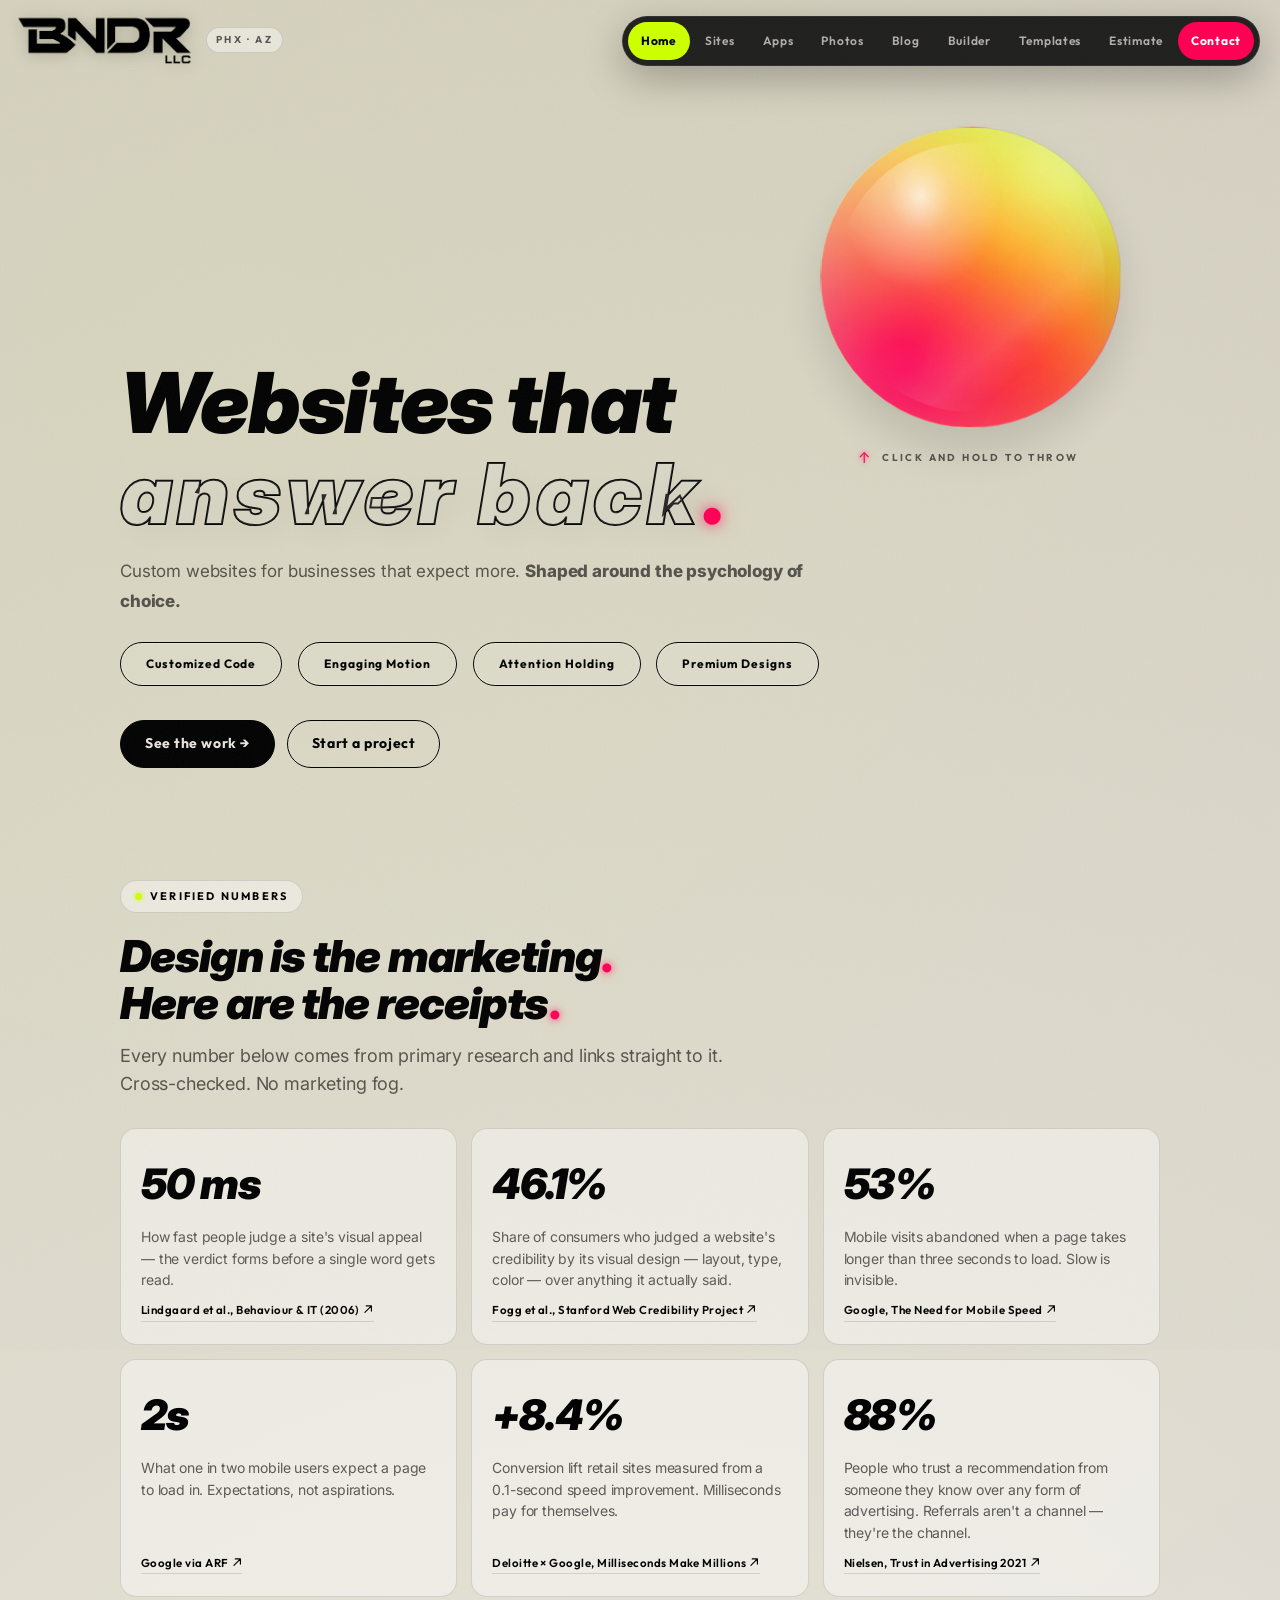
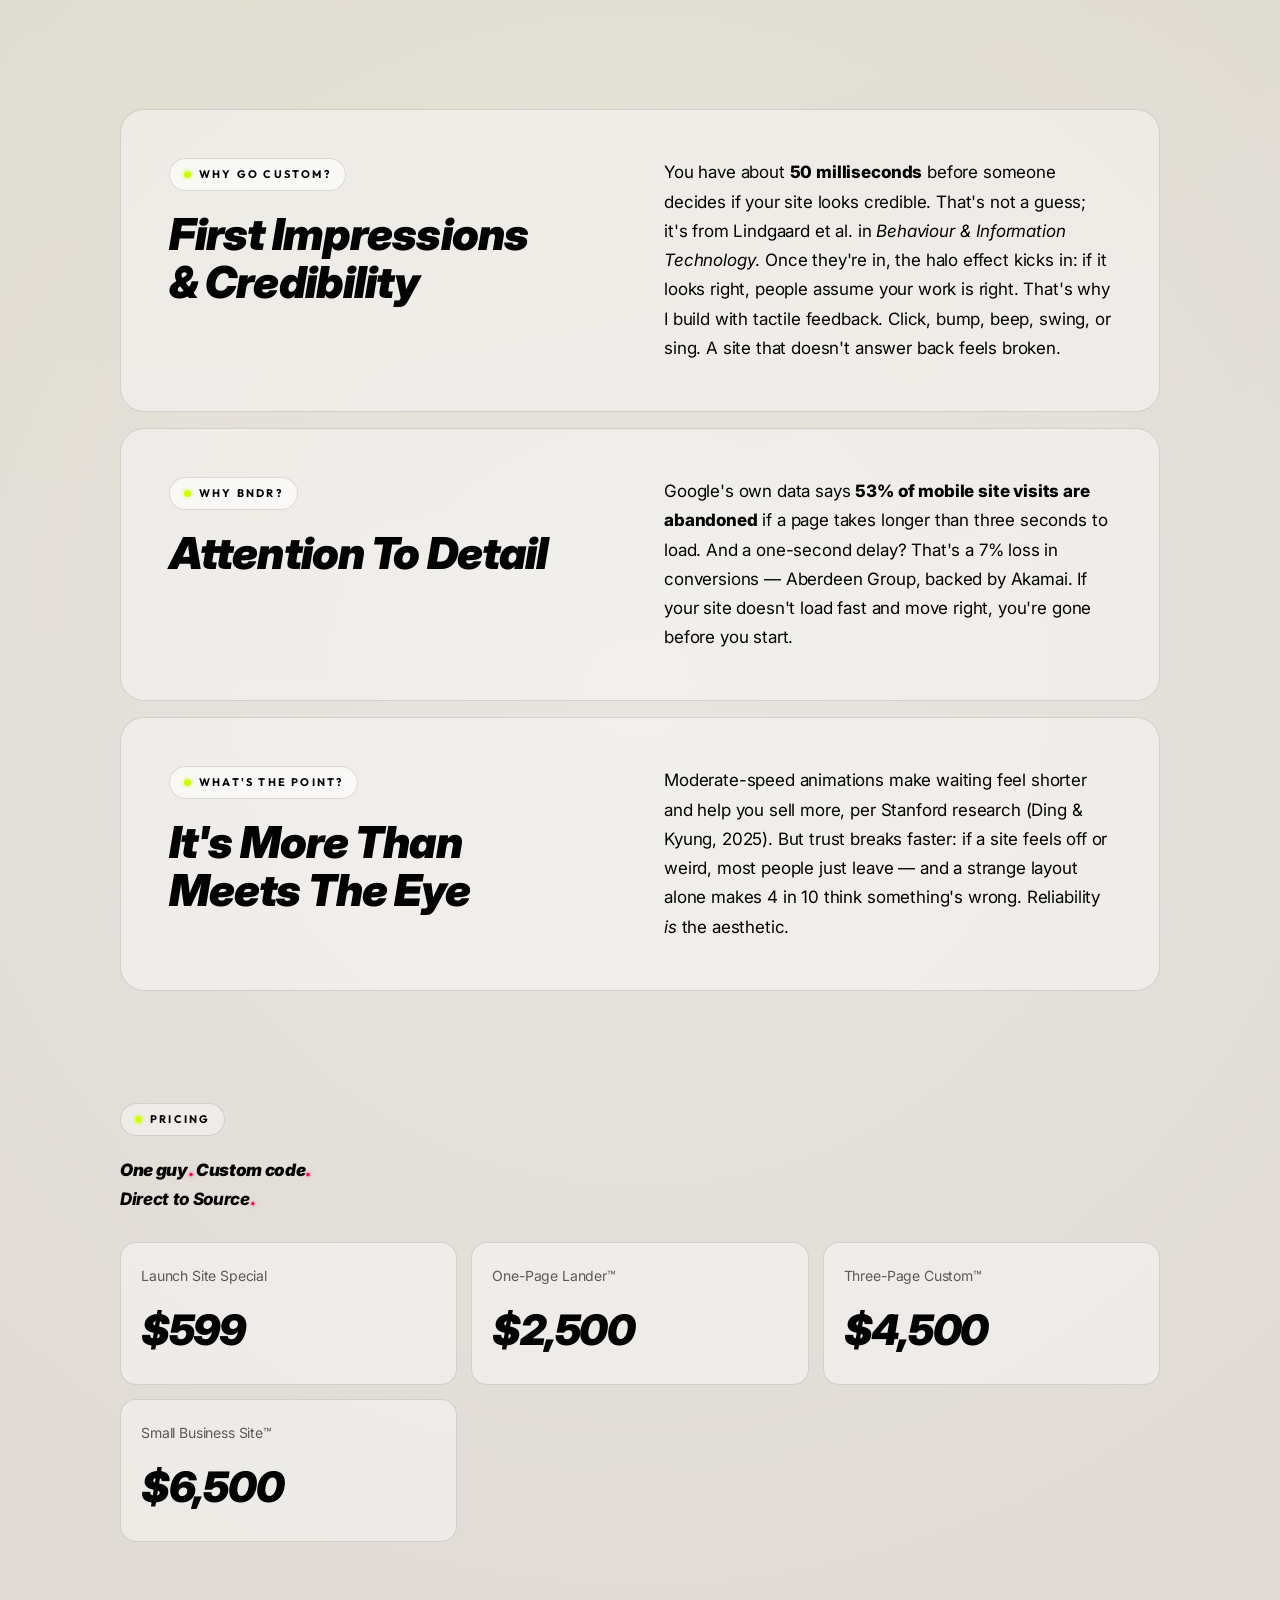
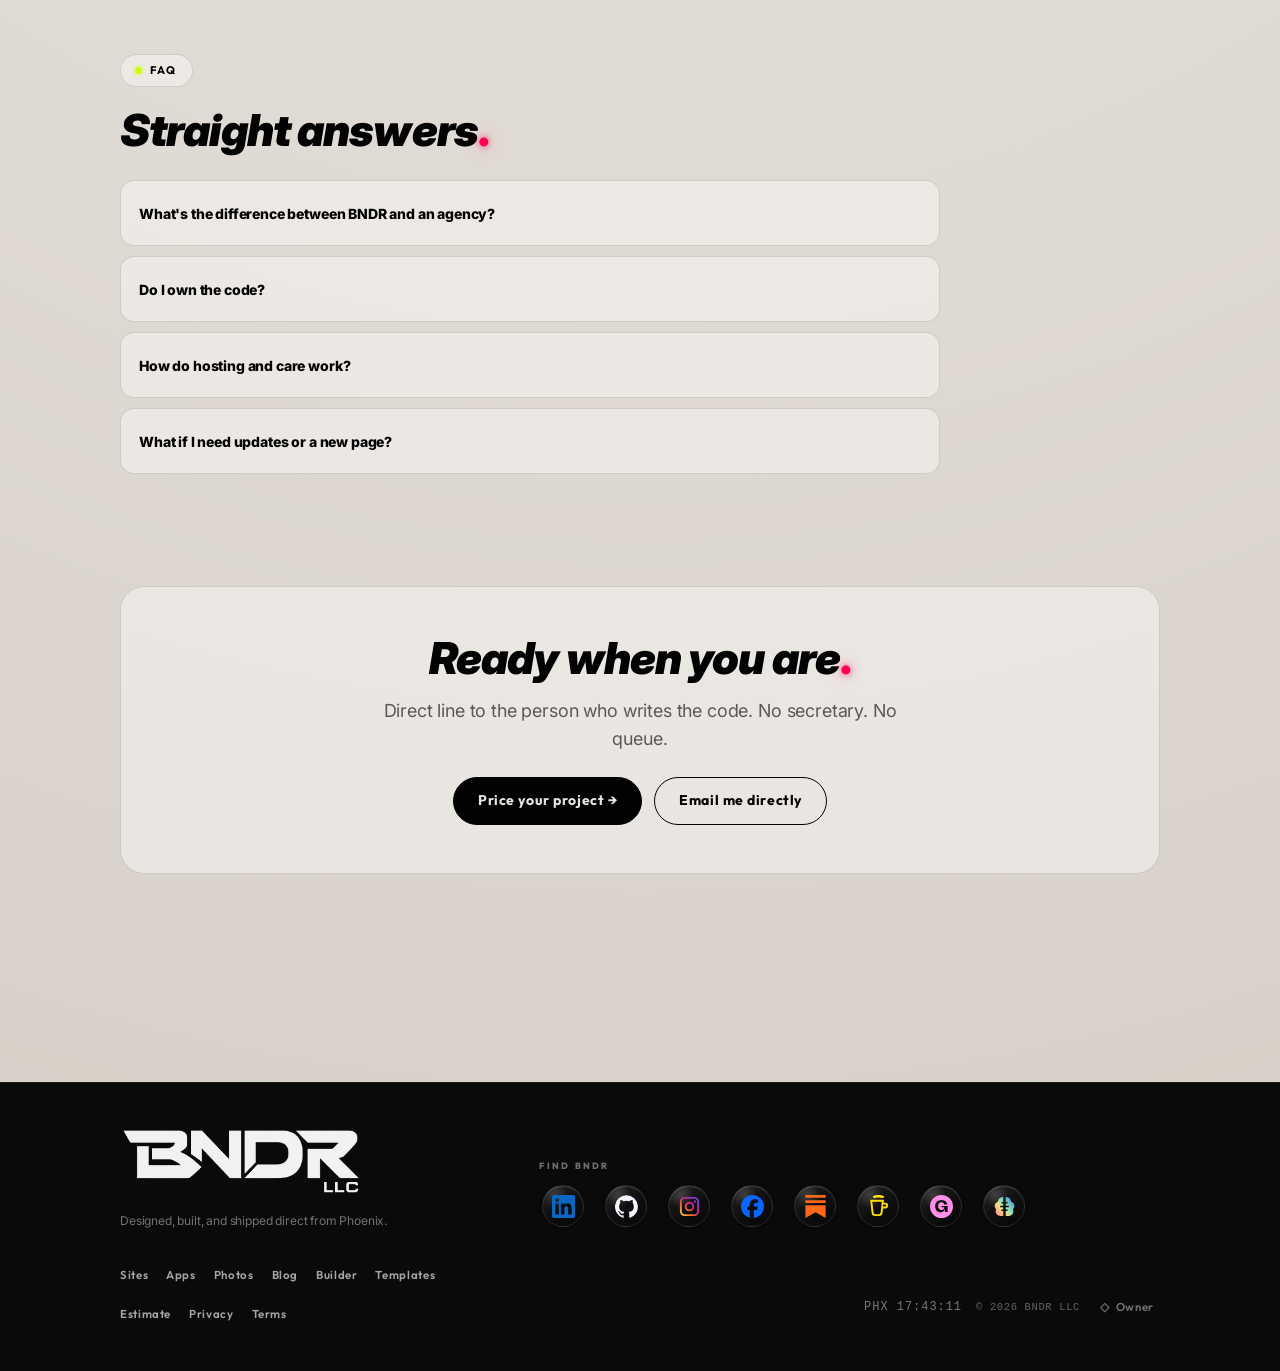
<file: index.html>
<!DOCTYPE html>
<html lang="en">
<head>
  <script async src="https://www.googletagmanager.com/gtag/js?id=G-KY0GGGZZTG"></script>
  <script>window.dataLayer=window.dataLayer||[];function gtag(){dataLayer.push(arguments)}gtag("js",new Date());gtag("config","G-KY0GGGZZTG");</script>
  <meta charset="UTF-8" />
  <meta name="viewport" content="width=device-width, initial-scale=1.0, viewport-fit=cover, maximum-scale=5.0" />
  <title>BNDR LLC | Custom Website Design and Strategic Marketing | Phoenix, AZ</title>
  <meta name="description" content="Custom-coded websites shaped around the psychology of choice. One builder, direct line, original custom work. Phoenix, AZ." />
  <meta name="keywords" content="custom website design, Phoenix web developer, custom code, web design Arizona, BNDR" />
  <meta name="robots" content="index, follow" />
  <link rel="canonical" href="https://bndrllc.com/index.html" />
  <meta name="theme-color" content="#E8E4DF" />
  <meta name="geo.region" content="US-AZ" />
  <meta name="geo.placename" content="Phoenix" />
  <meta name="geo.position" content="33.4484;-112.0740" />
  <meta name="ICBM" content="33.4484, -112.0740" />
  <meta property="og:type" content="website" />
  <meta property="og:site_name" content="BNDR LLC" />
  <meta property="og:title" content="BNDR LLC — Websites that answer back." />
  <meta property="og:description" content="Custom-coded websites shaped around the psychology of choice. One builder, direct line, original custom work." />
  <meta property="og:url" content="https://bndrllc.com/" />
  <meta property="og:image" content="https://dl.dropboxusercontent.com/scl/fi/9z9t4iy7758k9tsa9k4ia/upscale_image-10.jpeg?rlkey=67mn0n5ijc9s62ucs89zz15zk&st=xo5rmfcz&raw=1" />
  <meta name="twitter:card" content="summary_large_image" />
  <meta name="twitter:site" content="@BNDRLLC" />
  <link rel="icon" type="image/png" sizes="32x32" href="assets/favicon-32.png?v=351" />
  <link rel="apple-touch-icon" href="assets/apple-touch-icon.png?v=351" />
  <link rel="preconnect" href="https://fonts.googleapis.com" />
  <link rel="preconnect" href="https://fonts.gstatic.com" crossorigin />
  <link href="https://fonts.googleapis.com/css2?family=Inter:ital,wght@0,400;0,600;0,800;1,900&family=Outfit:wght@600;700;800&display=swap" rel="stylesheet" />
  <link rel="stylesheet" href="css/bndr.css?v=3.5.1" />
  <script type="application/ld+json">
  {
    "@context": "https://schema.org",
    "@type": "ProfessionalService",
    "name": "BNDR LLC",
    "url": "https://bndrllc.com/",
    "image": "https://r2-uploader-production.up.railway.app/files/6a9dd45e-e7a0-4396-a084-5f11b737e92e.png",
    "description": "Custom-coded websites shaped around the psychology of choice.",
    "areaServed": "Phoenix, AZ",
    "founder": { "@type": "Person", "name": "Scott", "url": "https://bndrllc.com/builder.html" },
    "address": { "@type": "PostalAddress", "addressLocality": "Phoenix", "addressRegion": "AZ" }
  }
  </script>
</head>
<body data-vibe="plasma">
  <a class="brand-mark" href="index.html" aria-label="BNDR — home">
    <img src="assets/bndr-logo.png" alt="BNDR LLC" decoding="async" fetchpriority="high"
         onerror="this.outerHTML='&lt;span class=&quot;brand-word&quot;&gt;BNDR™&lt;/span&gt;'" />
    <span class="brand-tag">PHX · AZ</span>
  </a>
  <nav class="nav-pill" aria-label="Main navigation">
    <a href="index.html">Home</a>
    <a href="sites.html">Sites</a>
    <a href="apps.html">Apps</a>
    <a href="photos.html">Photos</a>
    <a href="blog.html">Blog</a>
    <a href="builder.html">Builder</a>
    <a href="templates.html">Templates</a>
    <a href="estimate.html">Estimate</a>
    <a class="nav-cta" data-mailto="[BNDR] Project inquiry" href="#">Contact</a>
  </nav>

  <main>
    <div class="container">

      <section class="hero">
        <div class="orb-wrap" aria-hidden="true"><div class="orb"></div></div>
        <div>
          <h1>Websites that<br /><em>answer back</em><span class="dot title-dot">.</span></h1>
          <div class="hero-desc prose" data-md="hero.descMd">Custom websites for businesses that expect more. <strong>Shaped around the psychology of choice.</strong></div>
          <ul class="hero-values" id="hero-values"></ul>
          <div class="hero-cta" style="display:flex;gap:12px;flex-wrap:wrap">
            <a class="btn btn-ink" href="sites.html">See the work →</a>
            <a class="btn btn-ghost" href="estimate.html">Start a project</a>
          </div>
        </div>
      </section>

      <section aria-label="Verified numbers">
        <div class="io">
          <div class="badge">Verified Numbers</div>
          <h2 class="lead">Design is the marketing.<br />Here are the receipts.</h2>
          <p class="sub" style="margin-bottom:30px">Every number below comes from primary research and links straight to it. Cross-checked. No marketing fog.</p>
        </div>
        <div class="proof-grid" id="proof-grid"></div>
      </section>

      <section aria-label="What BNDR builds" id="home-sections"></section>

      <section aria-label="Pricing">
        <div class="io">
          <div class="badge">Pricing</div>
          <h2 class="lead prose" data-md="pricing.leadMd">One guy. Custom code. <strong>Direct to Source.</strong></h2>
        </div>
        <div class="proof-grid" id="pricing-tiers" style="margin-top:28px"></div>
        <div class="prose sub io" data-md="pricing.footnoteMd" style="margin-top:22px"></div>
      </section>

      <section aria-label="FAQ">
        <div class="io">
          <div class="badge">FAQ</div>
          <h2 class="lead">Straight answers.</h2>
        </div>
        <div id="faq-list" style="margin-top:26px;max-width:820px"></div>
      </section>

      <section aria-label="Contact">
        <div class="glass-panel io" style="text-align:center">
          <h2 class="lead">Ready when you are<span style="color:var(--magenta)">.</span></h2>
          <p class="sub" style="margin:0 auto 24px;max-width:52ch">Direct line to the person who writes the code. No secretary. No queue.</p>
          <div style="display:flex;gap:12px;justify-content:center;flex-wrap:wrap">
            <a class="btn btn-ink" href="estimate.html">Price your project →</a>
            <a class="btn btn-ghost" data-mailto="[BNDR] Project inquiry" href="#">Email me directly</a>
          </div>
        </div>
      </section>

    </div>
  </main>

  <footer class="site-footer" data-site-footer></footer>

  <script src="js/content.js?v=3.5.1"></script>
  <script src="js/md.js?v=3.5.1"></script>
  <script src="js/facts.js?v=3.5.1"></script>
  <script src="js/site.js?v=3.5.1" defer></script>
</body>
</html>
</file>
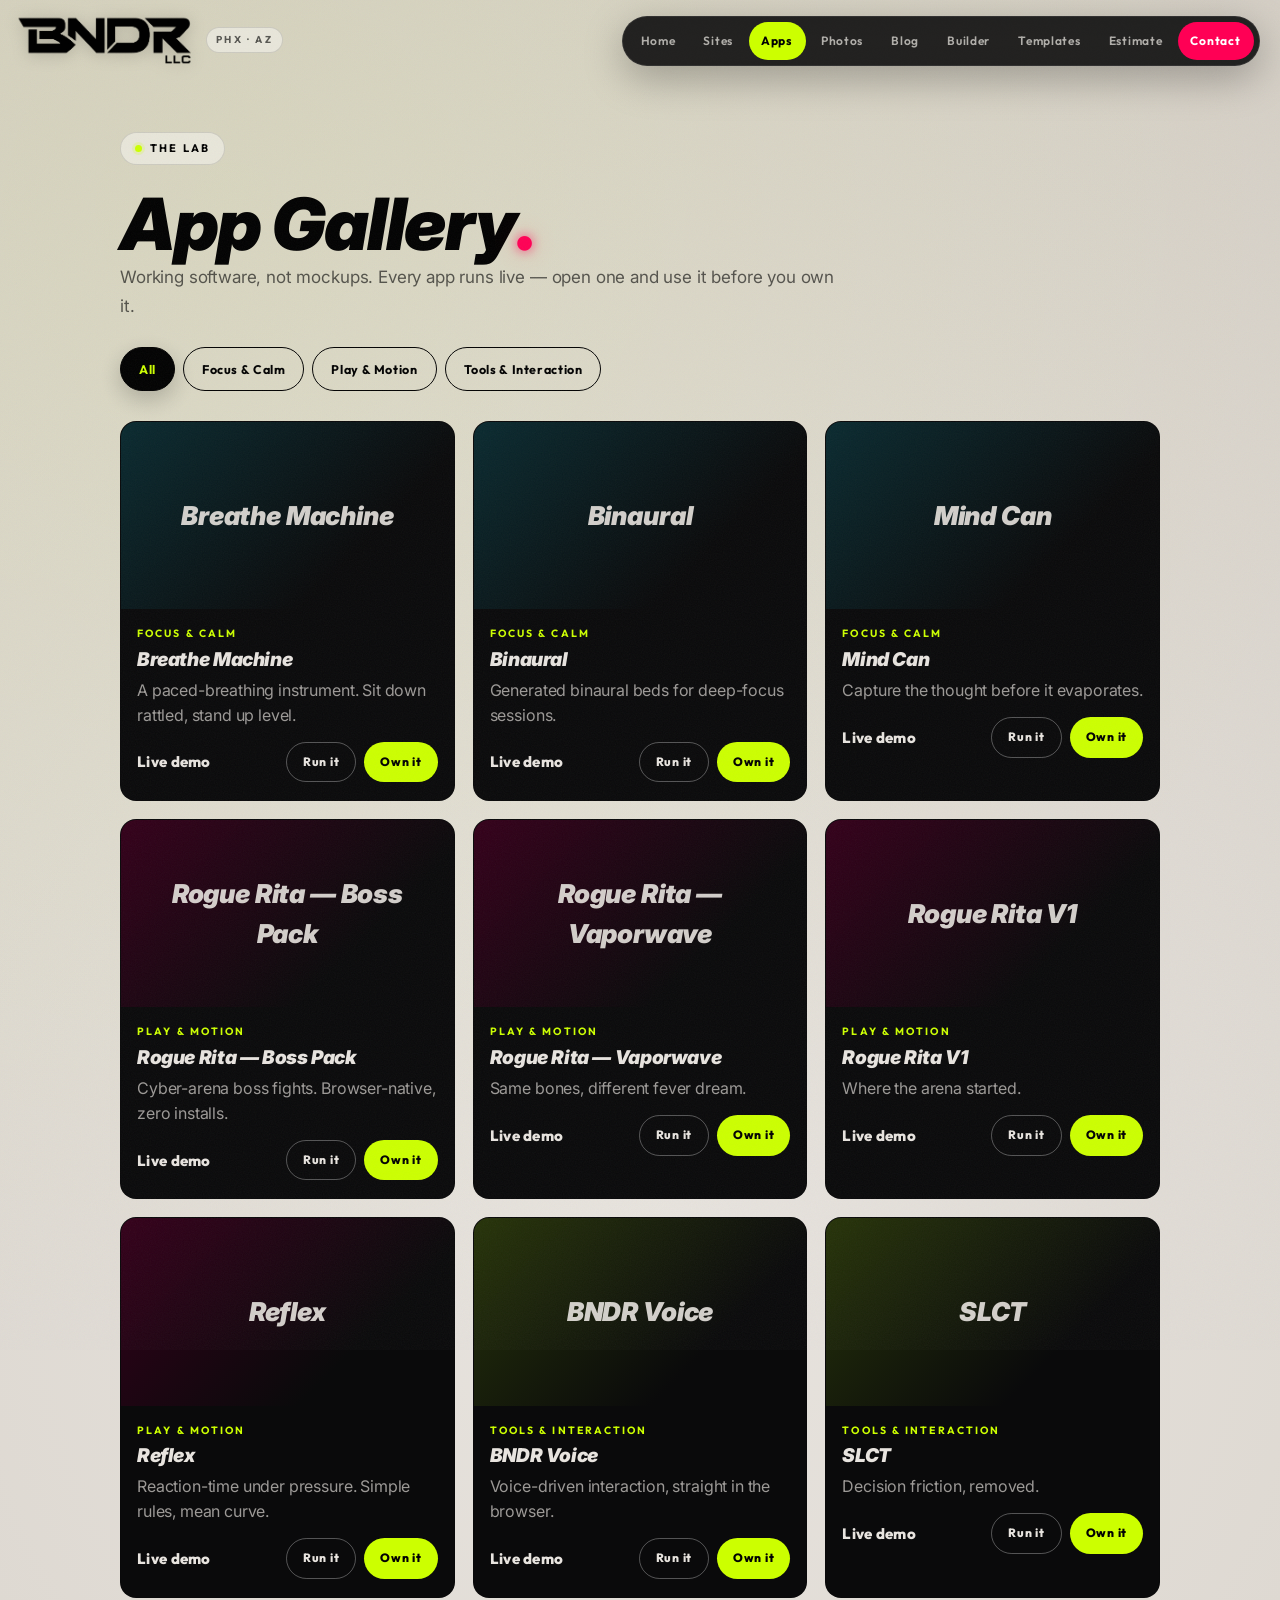
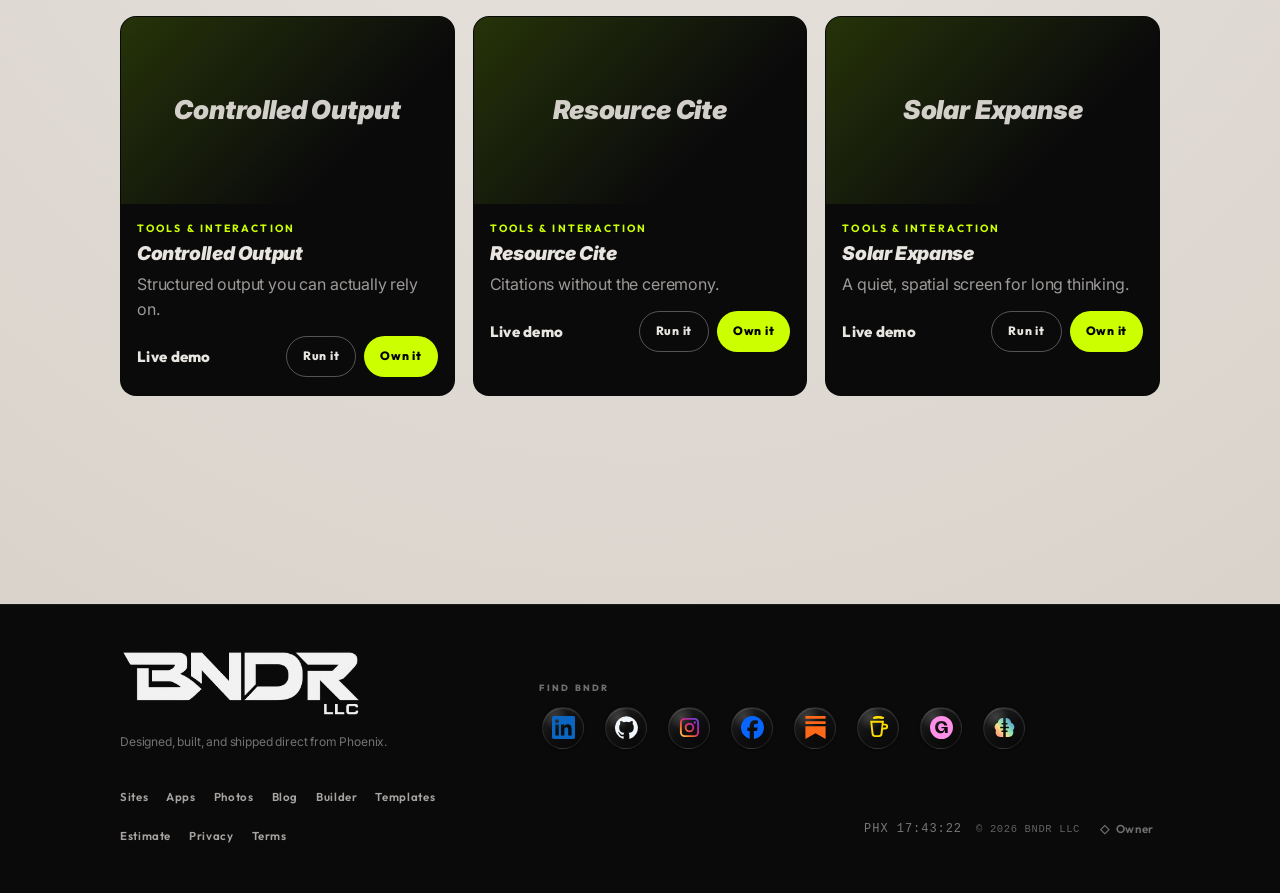
<file: apps.html>
<!DOCTYPE html>
<html lang="en">
<head>
  <script async src="https://www.googletagmanager.com/gtag/js?id=G-KY0GGGZZTG"></script>
  <script>window.dataLayer=window.dataLayer||[];function gtag(){dataLayer.push(arguments)}gtag("js",new Date());gtag("config","G-KY0GGGZZTG");</script>
  <meta charset="UTF-8" />
  <meta name="viewport" content="width=device-width, initial-scale=1.0, viewport-fit=cover, maximum-scale=5.0" />
  <title>App Gallery — BNDR LLC | Working Software, Live</title>
  <meta name="description" content="Browser-native apps from the BNDR lab — open one and use it before you own it. Focus tools, games, interaction studies." />
  <meta name="robots" content="index, follow" />
  <link rel="canonical" href="https://bndrllc.com/apps.html" />
  <meta name="theme-color" content="#E8E4DF" />
  <meta property="og:type" content="website" />
  <meta property="og:site_name" content="BNDR LLC" />
  <meta property="og:title" content="App Gallery — BNDR LLC" />
  <meta property="og:description" content="Working software, not mockups. Every app runs live." />
  <meta property="og:url" content="https://bndrllc.com/apps.html" />
  <link rel="icon" type="image/png" sizes="32x32" href="assets/favicon-32.png?v=351" />
  <link rel="apple-touch-icon" href="assets/apple-touch-icon.png?v=351" />
  <link rel="preconnect" href="https://fonts.googleapis.com" />
  <link rel="preconnect" href="https://fonts.gstatic.com" crossorigin />
  <link href="https://fonts.googleapis.com/css2?family=Inter:ital,wght@0,400;0,600;0,800;1,900&family=Outfit:wght@600;700;800&display=swap" rel="stylesheet" />
  <link rel="stylesheet" href="css/bndr.css?v=3.5.1" />
</head>
<body data-vibe="plasma">
  <a class="brand-mark" href="index.html" aria-label="BNDR — home">
    <img src="assets/bndr-logo.png" alt="BNDR LLC" decoding="async" fetchpriority="high"
         onerror="this.outerHTML='&lt;span class=&quot;brand-word&quot;&gt;BNDR™&lt;/span&gt;'" />
    <span class="brand-tag">PHX · AZ</span>
  </a>
  <nav class="nav-pill" aria-label="Main navigation">
    <a href="index.html">Home</a>
    <a href="sites.html">Sites</a>
    <a href="apps.html">Apps</a>
    <a href="photos.html">Photos</a>
    <a href="blog.html">Blog</a>
    <a href="builder.html">Builder</a>
    <a href="templates.html">Templates</a>
    <a href="estimate.html">Estimate</a>
    <a class="nav-cta" data-mailto="[BNDR] Project inquiry" href="#">Contact</a>
  </nav>

  <main>
    <div class="container">
      <section>
        <div class="io in">
          <div class="badge">The Lab</div>
          <h1 class="display">App Gallery<span style="color:var(--magenta)">.</span></h1>
          <div class="sub prose" data-md="apps.leadMd">Working software, not mockups. Every app runs live — open one and use it before you own it.</div>
        </div>
        <div class="chips" id="app-chips" role="group" aria-label="Filter apps"></div>
        <div class="cards" id="app-grid"></div>
      </section>
    </div>
  </main>

  <footer class="site-footer" data-site-footer></footer>

  <script src="js/content.js?v=3.5.1"></script>
  <script src="js/md.js?v=3.5.1"></script>
  <script src="js/facts.js?v=3.5.1"></script>
  <script src="js/site.js?v=3.5.1" defer></script>
</body>
</html>
</file>
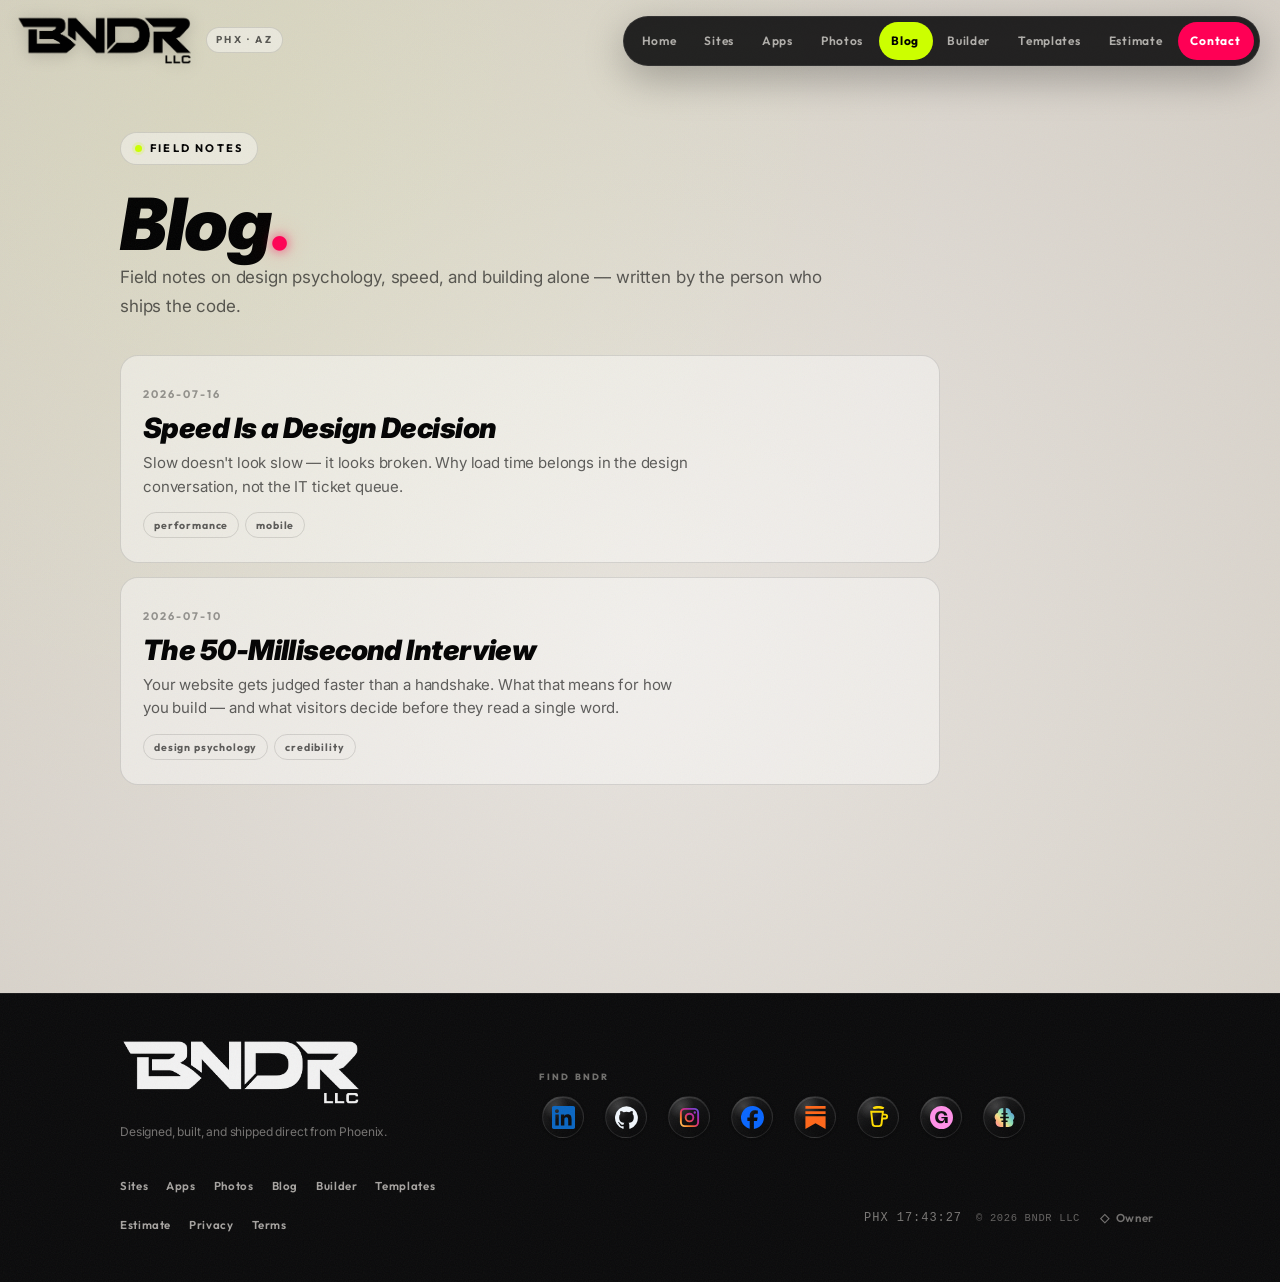
<file: blog.html>
<!DOCTYPE html>
<html lang="en">
<head>
  <script async src="https://www.googletagmanager.com/gtag/js?id=G-KY0GGGZZTG"></script>
  <script>window.dataLayer=window.dataLayer||[];function gtag(){dataLayer.push(arguments)}gtag("js",new Date());gtag("config","G-KY0GGGZZTG");</script>
  <meta charset="UTF-8" />
  <meta name="viewport" content="width=device-width, initial-scale=1.0, viewport-fit=cover, maximum-scale=5.0" />
  <title>Field Notes — BNDR LLC | Design, Speed, Psychology</title>
  <meta name="description" content="Field notes on design, speed, and the psychology of the click. Written by the person who ships the code." />
  <meta name="robots" content="index, follow" />
  <link rel="canonical" href="https://bndrllc.com/blog.html" />
  <meta name="theme-color" content="#E8E4DF" />
  <meta property="og:type" content="website" />
  <meta property="og:site_name" content="BNDR LLC" />
  <meta property="og:title" content="Field Notes — BNDR LLC" />
  <meta property="og:description" content="Field notes on design, speed, and the psychology of the click." />
  <meta property="og:url" content="https://bndrllc.com/blog.html" />
  <link rel="icon" type="image/png" sizes="32x32" href="assets/favicon-32.png?v=351" />
  <link rel="apple-touch-icon" href="assets/apple-touch-icon.png?v=351" />
  <link rel="preconnect" href="https://fonts.googleapis.com" />
  <link rel="preconnect" href="https://fonts.gstatic.com" crossorigin />
  <link href="https://fonts.googleapis.com/css2?family=Inter:ital,wght@0,400;0,600;0,800;1,900&family=Outfit:wght@600;700;800&display=swap" rel="stylesheet" />
  <link rel="stylesheet" href="css/bndr.css?v=3.5.1" />
</head>
<body data-vibe="plasma">
  <a class="brand-mark" href="index.html" aria-label="BNDR — home">
    <img src="assets/bndr-logo.png" alt="BNDR LLC" decoding="async" fetchpriority="high"
         onerror="this.outerHTML='&lt;span class=&quot;brand-word&quot;&gt;BNDR™&lt;/span&gt;'" />
    <span class="brand-tag">PHX · AZ</span>
  </a>
  <nav class="nav-pill" aria-label="Main navigation">
    <a href="index.html">Home</a>
    <a href="sites.html">Sites</a>
    <a href="apps.html">Apps</a>
    <a href="photos.html">Photos</a>
    <a href="blog.html">Blog</a>
    <a href="builder.html">Builder</a>
    <a href="templates.html">Templates</a>
    <a href="estimate.html">Estimate</a>
    <a class="nav-cta" data-mailto="[BNDR] Project inquiry" href="#">Contact</a>
  </nav>

  <main>
    <div class="container">
      <section>
        <div class="io in">
          <div class="badge">Field Notes</div>
          <h1 class="display">Blog<span style="color:var(--magenta)">.</span></h1>
          <div class="sub prose" data-md="blog.leadMd">Field notes on design, speed, and the psychology of the click.</div>
        </div>
        <div class="post-list" id="post-list" style="margin-top:34px"></div>
      </section>
    </div>
  </main>

  <footer class="site-footer" data-site-footer></footer>

  <script src="js/content.js?v=3.5.1"></script>
  <script src="js/md.js?v=3.5.1"></script>
  <script src="js/facts.js?v=3.5.1"></script>
  <script src="js/site.js?v=3.5.1" defer></script>
</body>
</html>
</file>
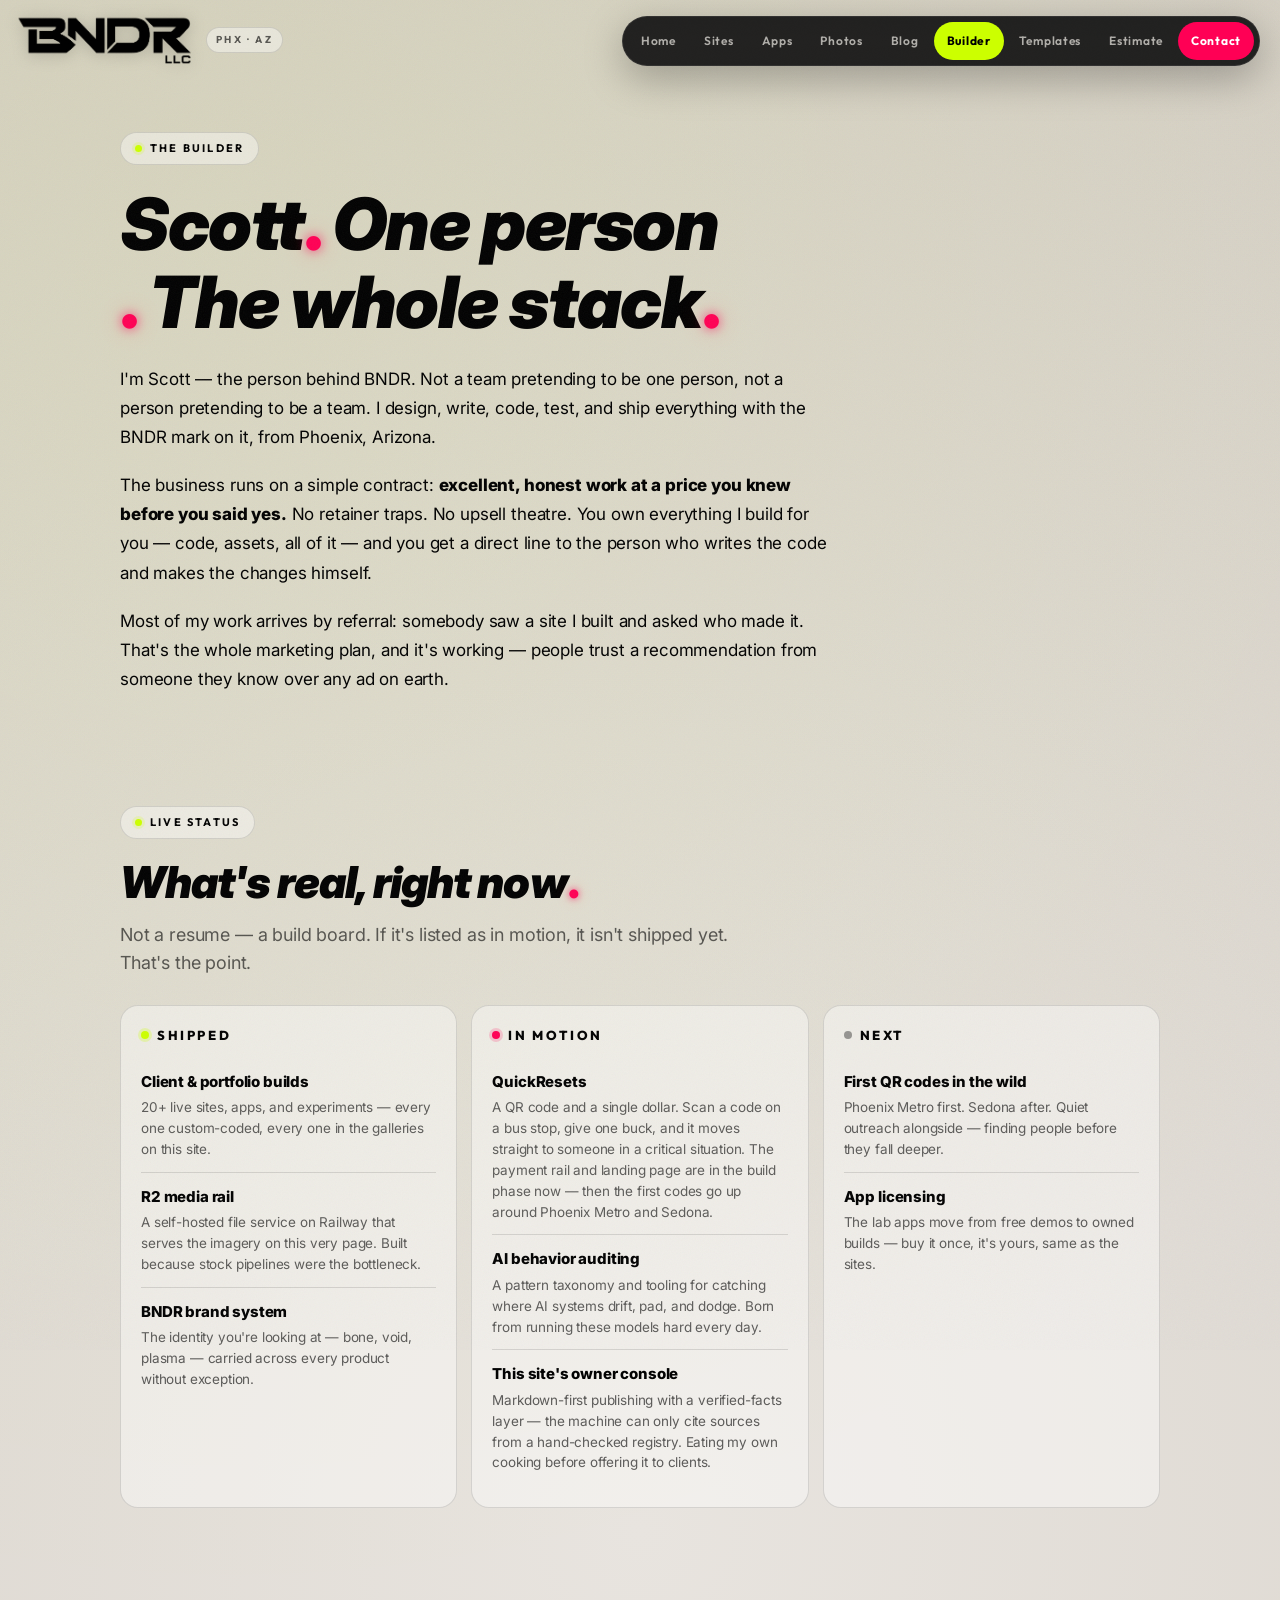
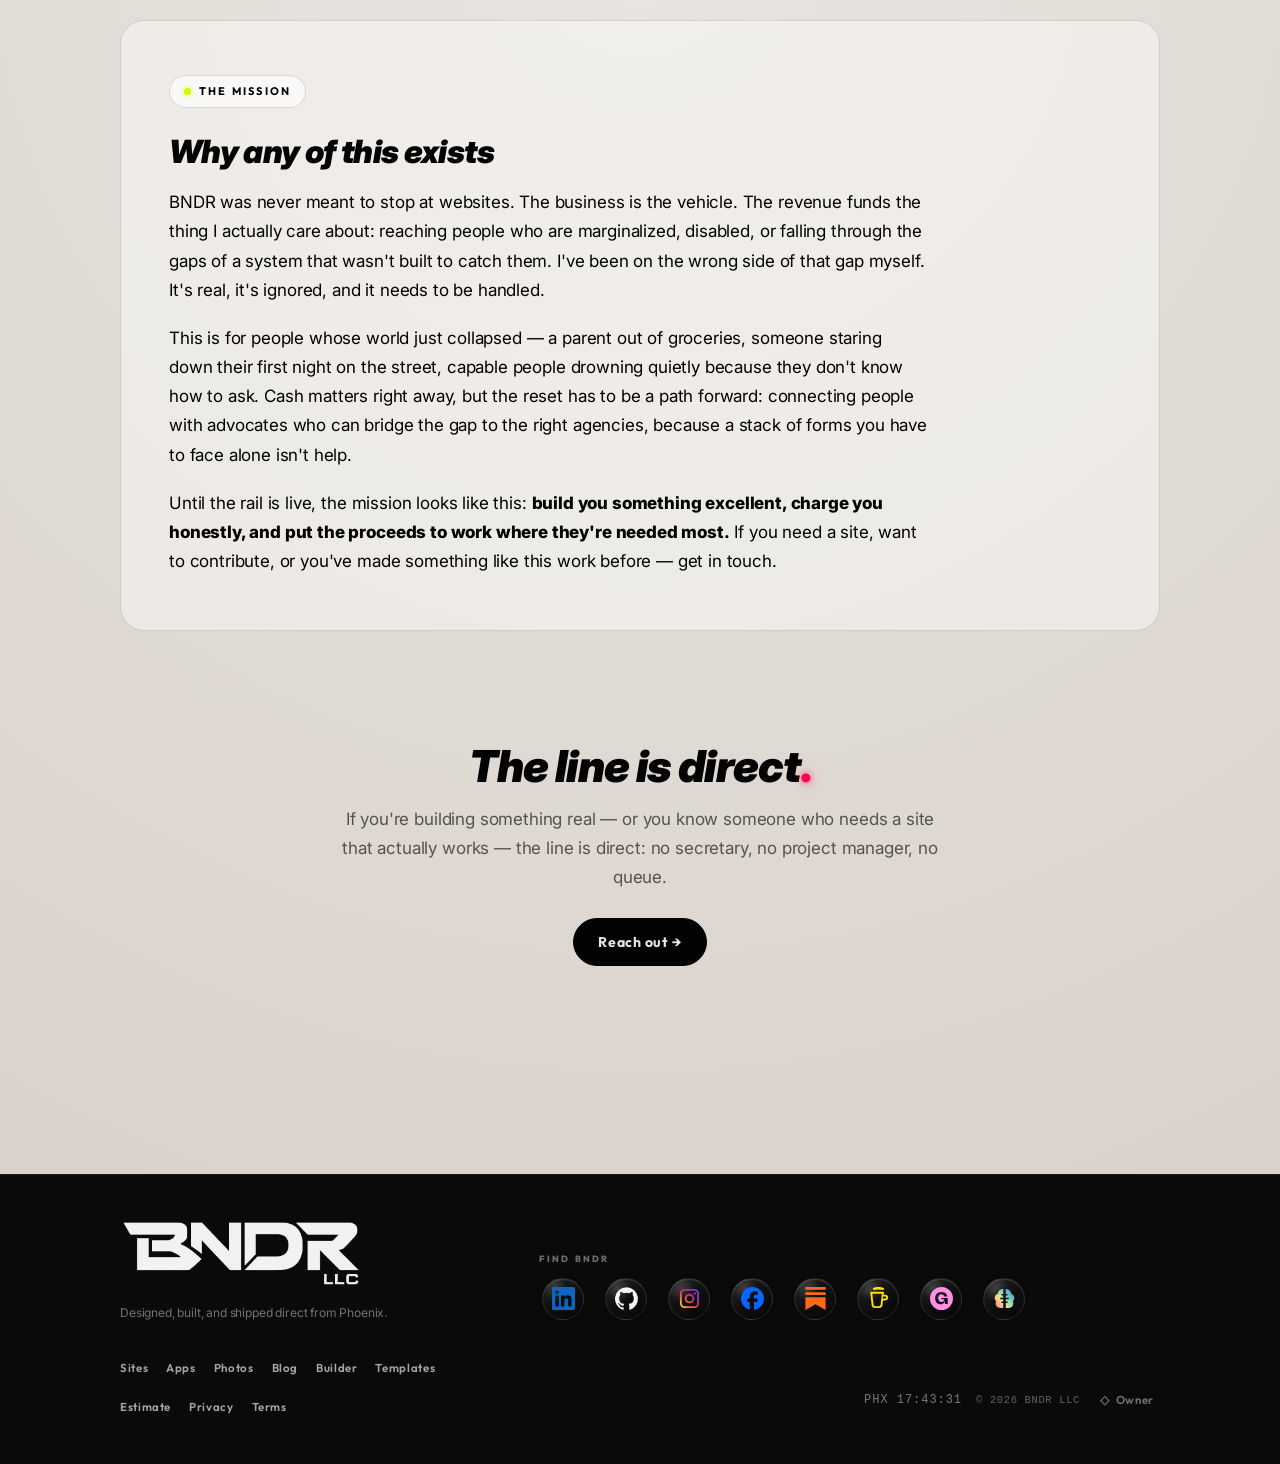
<file: builder.html>
<!DOCTYPE html>
<html lang="en">
<head>
  <script async src="https://www.googletagmanager.com/gtag/js?id=G-KY0GGGZZTG"></script>
  <script>window.dataLayer=window.dataLayer||[];function gtag(){dataLayer.push(arguments)}gtag("js",new Date());gtag("config","G-KY0GGGZZTG");</script>
  <meta charset="UTF-8" />
  <meta name="viewport" content="width=device-width, initial-scale=1.0, viewport-fit=cover, maximum-scale=5.0" />
  <title>The Builder — Scott, BNDR LLC | Phoenix, AZ</title>
  <meta name="description" content="The person behind BNDR — what's shipped, what's in motion, what's next. One builder, the whole stack." />
  <meta name="robots" content="index, follow" />
  <link rel="canonical" href="https://bndrllc.com/builder.html" />
  <meta name="theme-color" content="#E8E4DF" />
  <meta property="og:type" content="profile" />
  <meta property="og:site_name" content="BNDR LLC" />
  <meta property="og:title" content="The Builder — Scott, BNDR LLC" />
  <meta property="og:description" content="What's shipped, what's in motion, what's next." />
  <meta property="og:url" content="https://bndrllc.com/builder.html" />
  <link rel="icon" type="image/png" sizes="32x32" href="assets/favicon-32.png?v=351" />
  <link rel="apple-touch-icon" href="assets/apple-touch-icon.png?v=351" />
  <link rel="preconnect" href="https://fonts.googleapis.com" />
  <link rel="preconnect" href="https://fonts.gstatic.com" crossorigin />
  <link href="https://fonts.googleapis.com/css2?family=Inter:ital,wght@0,400;0,600;0,800;1,900&family=Outfit:wght@600;700;800&display=swap" rel="stylesheet" />
  <link rel="stylesheet" href="css/bndr.css?v=3.5.1" />
  <script type="application/ld+json">
  {
    "@context": "https://schema.org",
    "@type": "Person",
    "name": "Scott",
    "jobTitle": "Founder & Builder",
    "worksFor": { "@type": "Organization", "name": "BNDR LLC", "url": "https://bndrllc.com/" },
    "address": { "@type": "PostalAddress", "addressLocality": "Phoenix", "addressRegion": "AZ" },
    "url": "https://bndrllc.com/builder.html"
  }
  </script>
</head>
<body class="builder-page" data-vibe="plasma">
  <a class="brand-mark" href="index.html" aria-label="BNDR — home">
    <img src="assets/bndr-logo.png" alt="BNDR LLC" decoding="async" fetchpriority="high"
         onerror="this.outerHTML='&lt;span class=&quot;brand-word&quot;&gt;BNDR™&lt;/span&gt;'" />
    <span class="brand-tag">PHX · AZ</span>
  </a>
  <nav class="nav-pill" aria-label="Main navigation">
    <a href="index.html">Home</a>
    <a href="sites.html">Sites</a>
    <a href="apps.html">Apps</a>
    <a href="photos.html">Photos</a>
    <a href="blog.html">Blog</a>
    <a href="builder.html">Builder</a>
    <a href="templates.html">Templates</a>
    <a href="estimate.html">Estimate</a>
    <a class="nav-cta" data-mailto="[BNDR] Project inquiry" href="#">Contact</a>
  </nav>

  <main>
    <div class="container">

      <section class="io in">
        <div class="badge" data-text="builder.kicker">The Builder</div>
        <h1 class="display" data-text="builder.title">Scott. One person. The whole stack.</h1>
        <div class="prose" data-md="builder.introMd" style="margin-top:24px"></div>
      </section>

      <section>
        <div class="io">
          <div class="badge">Live Status</div>
          <h2 class="lead">What's real, right now.</h2>
          <p class="sub" style="margin-bottom:28px">Not a resume — a build board. If it's listed as in motion, it isn't shipped yet. That's the point.</p>
        </div>
        <div class="pulse-grid" id="pulse-grid"></div>
      </section>

      <section>
        <div class="glass-panel mission-panel io">
          <div class="badge">The Mission</div>
          <div class="prose" data-md="builder.missionMd"></div>
        </div>
      </section>

      <section class="io" style="text-align:center">
        <h2 class="lead">The line is direct<span style="color:var(--magenta)">.</span></h2>
        <div class="prose sub" data-md="builder.ctaMd" style="margin:0 auto 26px;max-width:56ch"></div>
        <a class="btn btn-ink" data-mailto="[BNDR] Reaching out" href="#">Reach out →</a>
      </section>

    </div>
  </main>

  <footer class="site-footer" data-site-footer></footer>

  <script src="js/content.js?v=3.5.1"></script>
  <script src="js/md.js?v=3.5.1"></script>
  <script src="js/facts.js?v=3.5.1"></script>
  <script src="js/site.js?v=3.5.1" defer></script>
</body>
</html>
</file>
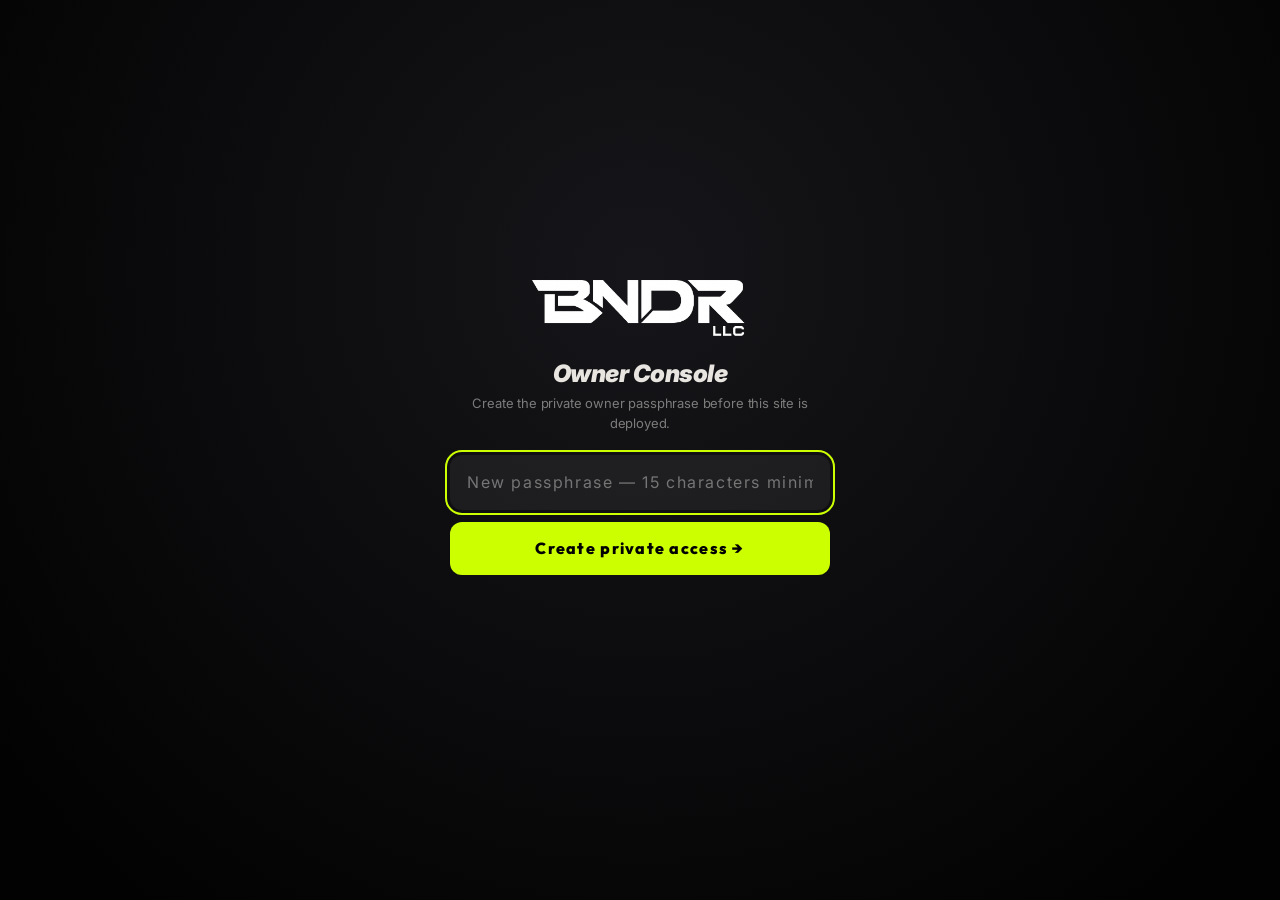
<file: dashboard.html>
<!DOCTYPE html>
<html lang="en">
<head>
  <meta charset="UTF-8" />
  <meta name="viewport" content="width=device-width, initial-scale=1.0, viewport-fit=cover, maximum-scale=5.0" />
  <title>Owner Console — BNDR</title>
  <meta name="robots" content="noindex, nofollow" />
  <meta name="theme-color" content="#0a0a0b" />
  <link rel="icon" type="image/png" sizes="32x32" href="assets/favicon-32.png?v=351" />
  <link rel="apple-touch-icon" href="assets/apple-touch-icon.png?v=351" />
  <link rel="preconnect" href="https://fonts.googleapis.com" />
  <link rel="preconnect" href="https://fonts.gstatic.com" crossorigin />
  <link href="https://fonts.googleapis.com/css2?family=Inter:ital,wght@0,400;0,600;0,800;1,900&family=Outfit:wght@600;700;800&display=swap" rel="stylesheet" />
  <link rel="stylesheet" href="css/bndr.css?v=3.5.1" />
  <style>
    .shake { animation: bndr-shake .4s cubic-bezier(.36,.07,.19,.97) both; }
    @keyframes bndr-shake {
      10%, 90% { transform: translateX(-1px); }
      20%, 80% { transform: translateX(2px); }
      30%, 50%, 70% { transform: translateX(-4px); }
      40%, 60% { transform: translateX(4px); }
    }
  </style>
</head>
<body class="dash">

  <div class="gate" id="gate">
    <div class="gate-card">
      <img src="assets/bndr-logo.png" alt="BNDR"
           onerror="this.outerHTML='&lt;span class=&quot;brand-word&quot;&gt;BNDR™&lt;/span&gt;'" />
      <h1>Owner Console</h1>
      <p id="gate-copy">This door only opens for the person with the keys.</p>
      <form id="gate-form" autocomplete="off">
        <input id="gate-pass" type="password" maxlength="256" autocomplete="current-password" placeholder="Owner passphrase" aria-label="Owner passphrase" autofocus />
        <button id="gate-submit" type="submit">Enter →</button>
        <p class="gate-err" id="gate-err" role="alert"></p>
      </form>
      <div class="gate-divider"><span>Temporary professional access</span></div>
      <form id="operator-form" autocomplete="off">
        <input id="operator-code" type="password" autocomplete="off" placeholder="Paste access code or link" aria-label="Temporary access code or link" />
        <button class="gate-alt-button" type="submit">Use access code</button>
        <p class="gate-err" id="operator-err" role="alert"></p>
      </form>
    </div>
  </div>

  <div class="dash-shell" id="dash-shell">
    <div>
      <header class="dash-top">
        <img src="assets/bndr-logo.png" alt=""
             onerror="this.style.display='none'" />
        <span class="dash-title">BNDR Owner Console</span>
        <span class="access-badge" id="access-badge"></span>
        <span class="spacer"></span>
        <button id="pv-toggle" class="dash-btn" type="button">Preview</button>
        <button id="btn-save" class="dash-btn" type="button">Save draft</button>
        <button id="btn-publish" class="dash-btn primary" type="button">Publish → export content.js</button>
      </header>
      <nav class="dash-tabs" aria-label="Console sections">
        <button data-pane="copy" class="on" type="button">Site copy</button>
        <button data-pane="builder" type="button">Builder page</button>
        <button data-pane="blog" type="button">Blog</button>
        <button data-pane="galleries" type="button">Galleries + templates</button>
        <button data-pane="footer" type="button">Footer</button>
        <button data-pane="intake" type="button">Intake</button>
        <button data-pane="analytics" type="button">Analytics</button>
        <button data-pane="seo" type="button">SEO</button>
        <button data-pane="settings" type="button">Settings</button>
      </nav>
    </div>

    <div class="dash-main">
      <div class="dash-work">
        <div class="dash-pane on" id="pane-copy"></div>
        <div class="dash-pane" id="pane-builder"></div>
        <div class="dash-pane" id="pane-blog"></div>
        <div class="dash-pane" id="pane-galleries"></div>
        <div class="dash-pane" id="pane-footer"></div>
        <div class="dash-pane" id="pane-intake"></div>
        <div class="dash-pane" id="pane-analytics"></div>
        <div class="dash-pane" id="pane-seo"></div>
        <div class="dash-pane" id="pane-settings"></div>
      </div>
      <aside class="dash-preview" id="dash-preview">
        <div class="preview-bar">
          <span class="dock-label">LIVE · DRAFT</span>
          <select id="pv-route" aria-label="Preview page"></select>
          <button id="pv-reload" class="dash-btn" type="button" title="Reload preview">↻</button>
          <span class="spacer"></span>
          <span class="pv-size">
            <button data-w="1440" class="on" type="button">1440</button>
            <button data-w="390" type="button">390</button>
          </span>
        </div>
        <div class="preview-stage" id="pv-stage"><iframe id="pv-frame" title="Live site preview"></iframe></div>
      </aside>
    </div>
  </div>

  <div class="toast" id="toast" role="status" aria-live="polite"></div>

  <script src="js/content.js?v=3.5.1"></script>
  <script src="js/md.js?v=3.5.1"></script>
  <script src="js/facts.js?v=3.5.1"></script>
  <script src="js/dashboard.js?v=3.5.1" defer></script>
</body>
</html>
</file>
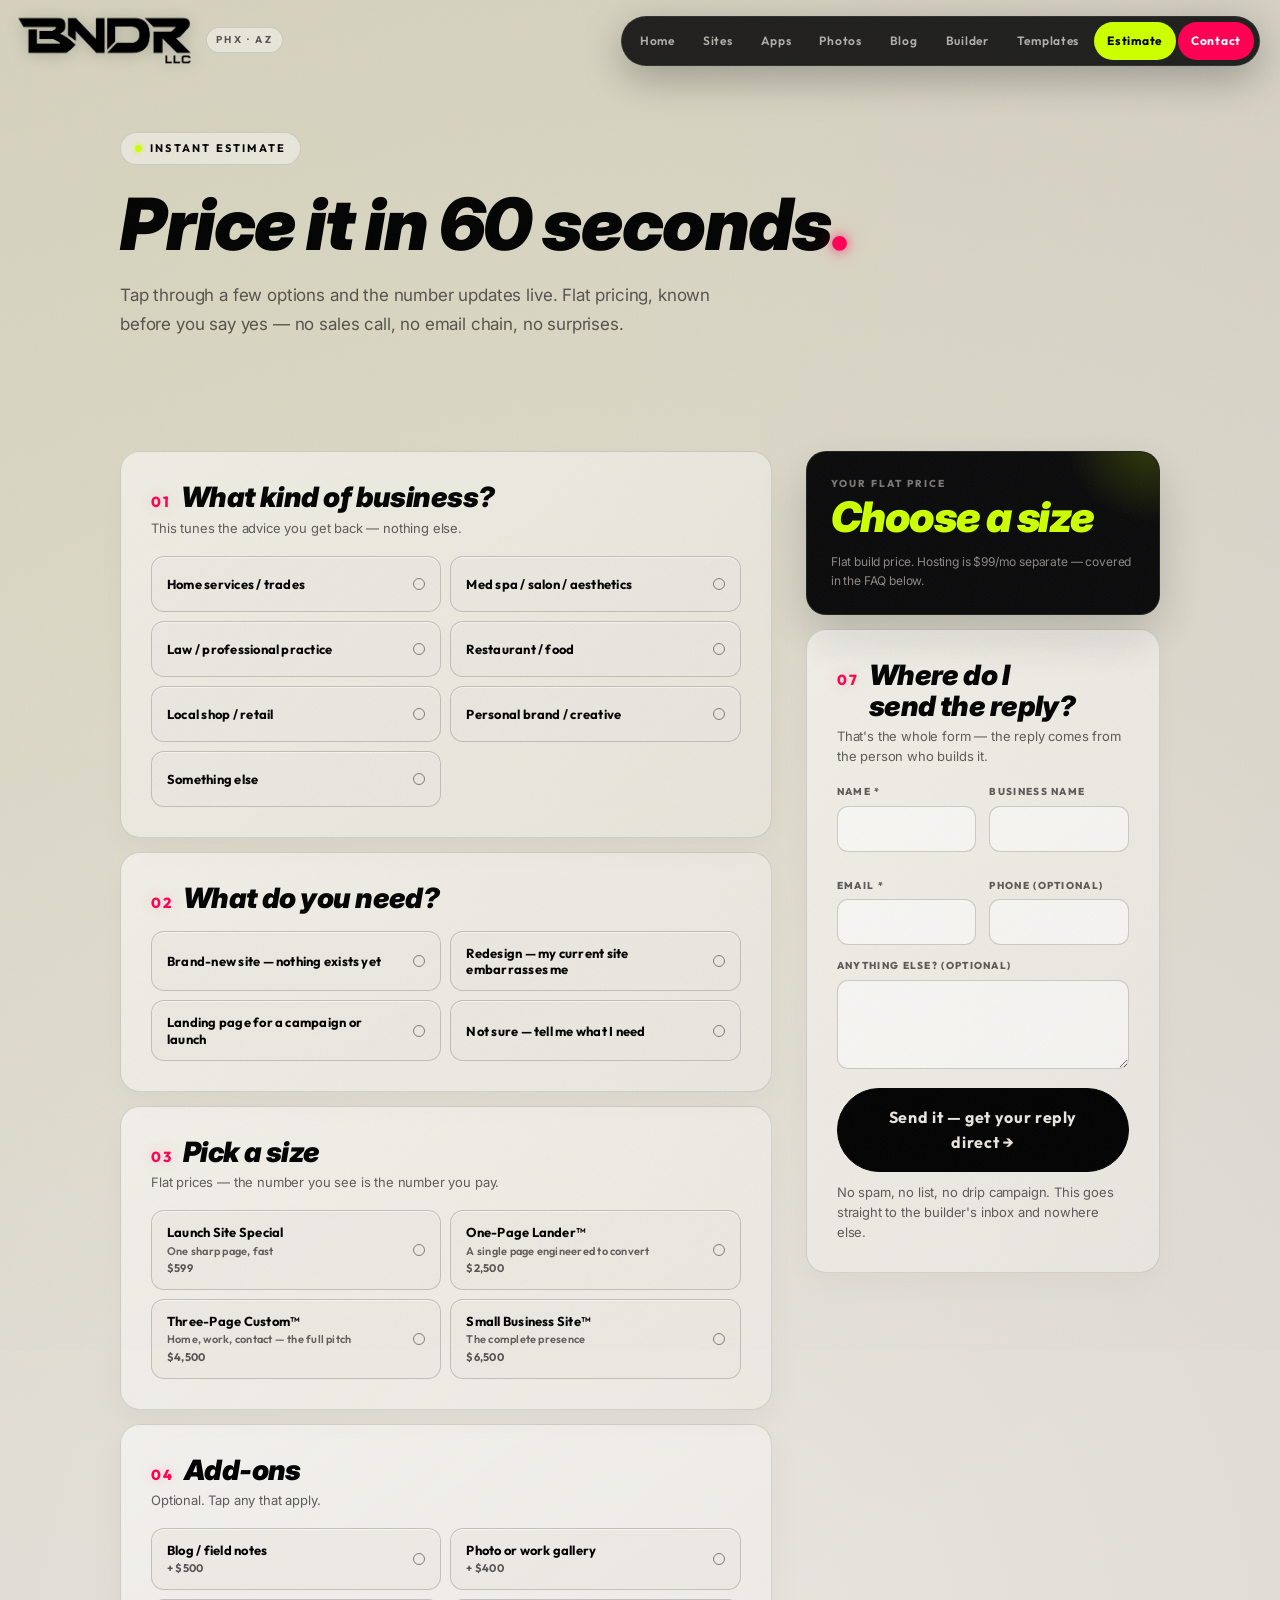
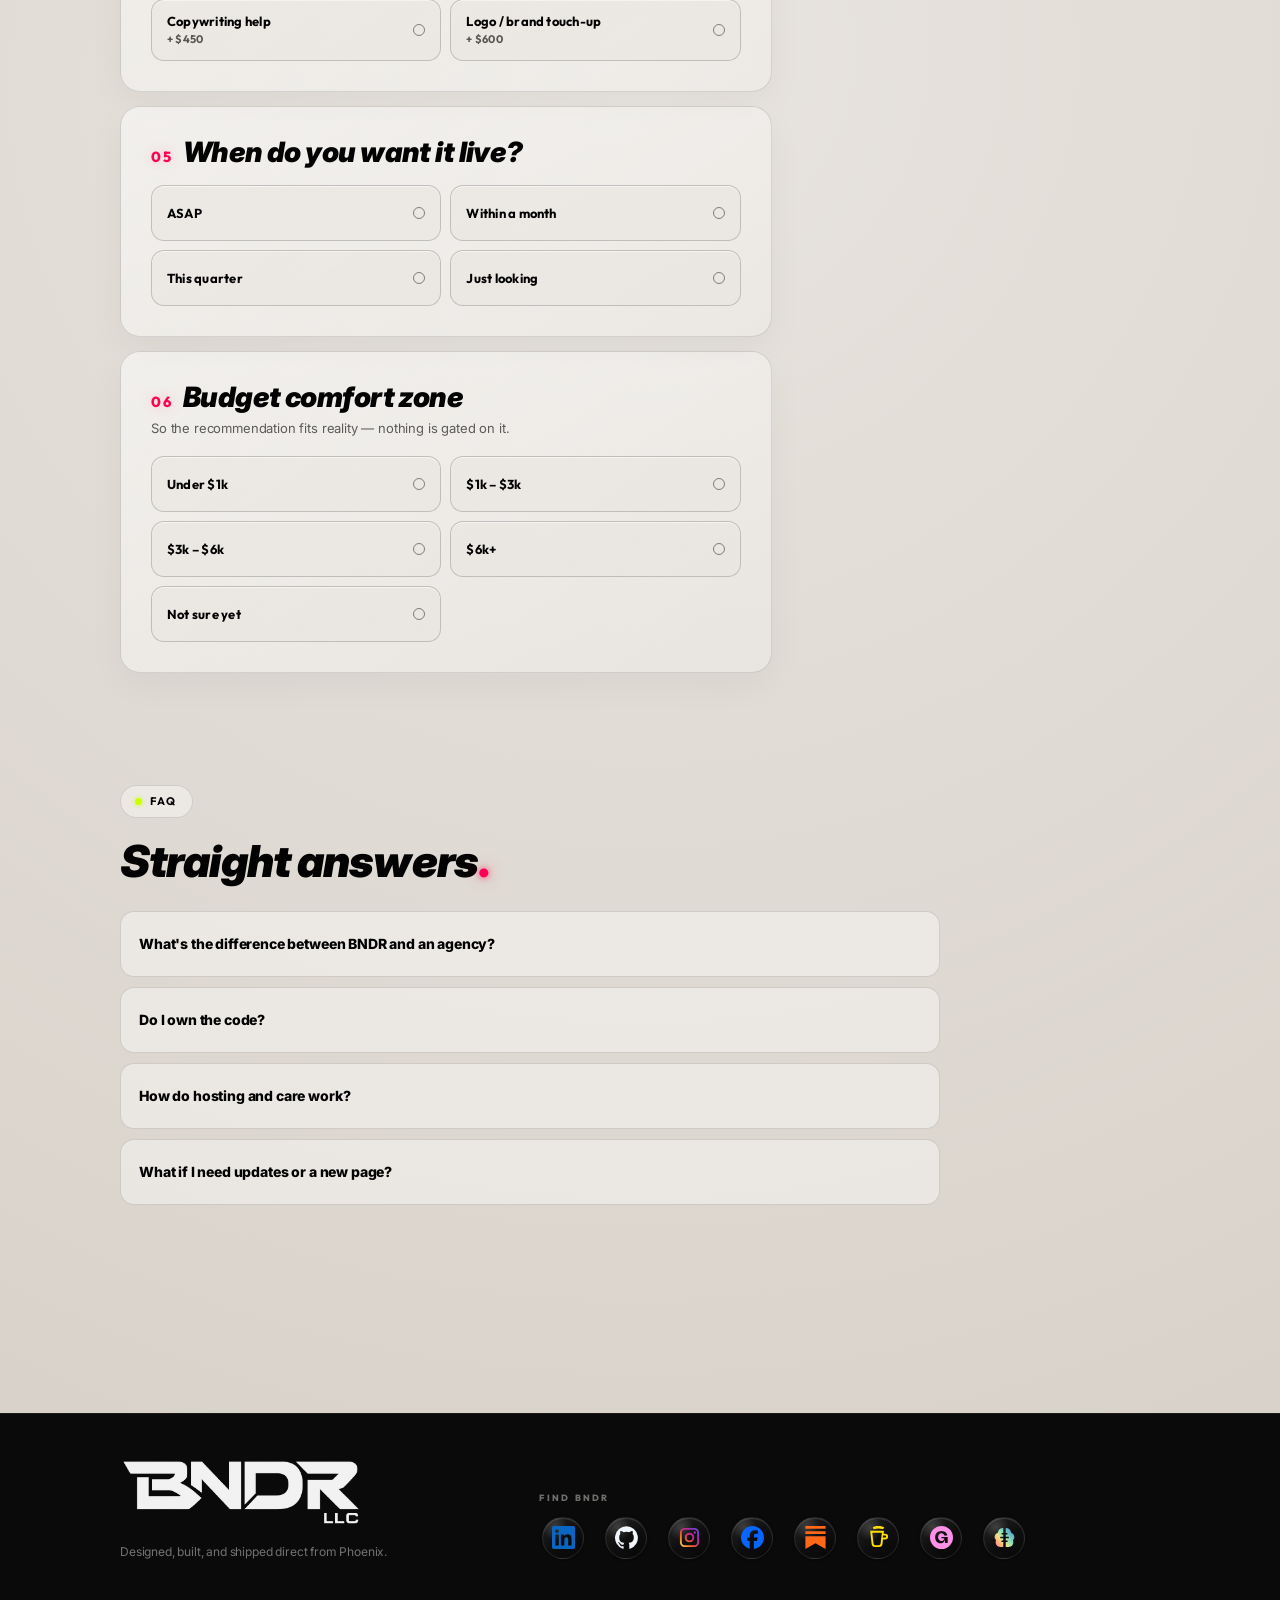
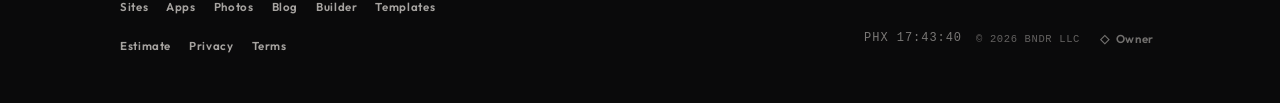
<file: estimate.html>
<!DOCTYPE html>
<html lang="en">
<head>
  <script async src="https://www.googletagmanager.com/gtag/js?id=G-KY0GGGZZTG"></script>
  <script>window.dataLayer=window.dataLayer||[];function gtag(){dataLayer.push(arguments)}gtag("js",new Date());gtag("config","G-KY0GGGZZTG");</script>
  <meta charset="UTF-8" />
  <meta name="viewport" content="width=device-width, initial-scale=1.0, viewport-fit=cover, maximum-scale=5.0" />
  <title>Instant Website Estimate — Flat Custom Pricing | BNDR LLC, Phoenix AZ</title>
  <meta name="description" content="Price your custom website in 60 seconds. Tap a few options, see the flat number instantly — no sales call, no email chain required. Phoenix, AZ." />
  <meta name="keywords" content="website cost calculator, custom website price, Phoenix web design pricing, instant website estimate, BNDR" />
  <meta name="robots" content="index, follow" />
  <link rel="canonical" href="https://bndrllc.com/estimate.html" />
  <meta name="theme-color" content="#E8E4DF" />
  <meta name="geo.region" content="US-AZ" />
  <meta name="geo.placename" content="Phoenix" />
  <meta property="og:type" content="website" />
  <meta property="og:site_name" content="BNDR LLC" />
  <meta property="og:title" content="Instant Website Estimate — BNDR LLC" />
  <meta property="og:description" content="Tap a few options, see your website price instantly. Flat pricing, direct line to the builder." />
  <meta property="og:url" content="https://bndrllc.com/estimate.html" />
  <meta property="og:image" content="https://dl.dropboxusercontent.com/scl/fi/9z9t4iy7758k9tsa9k4ia/upscale_image-10.jpeg?rlkey=67mn0n5ijc9s62ucs89zz15zk&st=xo5rmfcz&raw=1" />
  <meta name="twitter:card" content="summary_large_image" />
  <meta name="twitter:site" content="@BNDRLLC" />
  <link rel="icon" type="image/png" sizes="32x32" href="assets/favicon-32.png?v=351" />
  <link rel="apple-touch-icon" href="assets/apple-touch-icon.png?v=351" />
  <link rel="preconnect" href="https://fonts.googleapis.com" />
  <link rel="preconnect" href="https://fonts.gstatic.com" crossorigin />
  <link href="https://fonts.googleapis.com/css2?family=Inter:ital,wght@0,400;0,600;0,800;1,900&family=Outfit:wght@600;700;800&display=swap" rel="stylesheet" />
  <link rel="stylesheet" href="css/bndr.css?v=3.5.1" />
  <script id="estimate-service-ld" type="application/ld+json">
  {
    "@context": "https://schema.org",
    "@type": "Service",
    "serviceType": "Custom website design and development",
    "provider": { "@type": "ProfessionalService", "name": "BNDR LLC", "url": "https://bndrllc.com/", "areaServed": "Phoenix, AZ" },
    "areaServed": "Phoenix, AZ",
    "offers": [
      { "@type": "Offer", "name": "Launch Site Special", "price": "599", "priceCurrency": "USD" },
      { "@type": "Offer", "name": "One-Page Lander", "price": "2500", "priceCurrency": "USD" },
      { "@type": "Offer", "name": "Three-Page Custom", "price": "4500", "priceCurrency": "USD" },
      { "@type": "Offer", "name": "Small Business Site", "price": "6500", "priceCurrency": "USD" }
    ]
  }
  </script>
</head>
<body data-vibe="plasma">
  <a class="brand-mark" href="index.html" aria-label="BNDR — home">
    <img src="assets/bndr-logo.png" alt="BNDR LLC" decoding="async" fetchpriority="high"
         onerror="this.outerHTML='&lt;span class=&quot;brand-word&quot;&gt;BNDR™&lt;/span&gt;'" />
    <span class="brand-tag">PHX · AZ</span>
  </a>
  <nav class="nav-pill" aria-label="Main navigation">
    <a href="index.html">Home</a>
    <a href="sites.html">Sites</a>
    <a href="apps.html">Apps</a>
    <a href="photos.html">Photos</a>
    <a href="blog.html">Blog</a>
    <a href="builder.html">Builder</a>
    <a href="templates.html">Templates</a>
    <a href="estimate.html">Estimate</a>
    <a class="nav-cta" data-mailto="[BNDR] Project inquiry" href="#">Contact</a>
  </nav>

  <main>
    <div class="container">

      <section class="io in">
        <div class="badge">Instant Estimate</div>
        <h1 class="display">Price it in 60 seconds<span style="color:var(--magenta)">.</span></h1>
        <div class="prose sub" data-md="intake.leadMd" style="margin-top:18px;max-width:58ch">Tap through a few options and the number updates live. Flat pricing, known before you say yes — no sales call, no email chain, no surprises.</div>
      </section>

      <section id="intake-root" aria-label="Project estimator">
        <noscript><p class="sub">The estimator and contact flow need JavaScript enabled.</p></noscript>
      </section>

      <section aria-label="FAQ">
        <div class="io">
          <div class="badge">FAQ</div>
          <h2 class="lead">Straight answers.</h2>
        </div>
        <div id="faq-list" style="margin-top:26px;max-width:820px"></div>
      </section>

    </div>
  </main>

  <footer class="site-footer" data-site-footer></footer>

  <script src="js/content.js?v=3.5.1"></script>
  <script src="js/md.js?v=3.5.1"></script>
  <script src="js/facts.js?v=3.5.1"></script>
  <script src="js/site.js?v=3.5.1" defer></script>
</body>
</html>
</file>
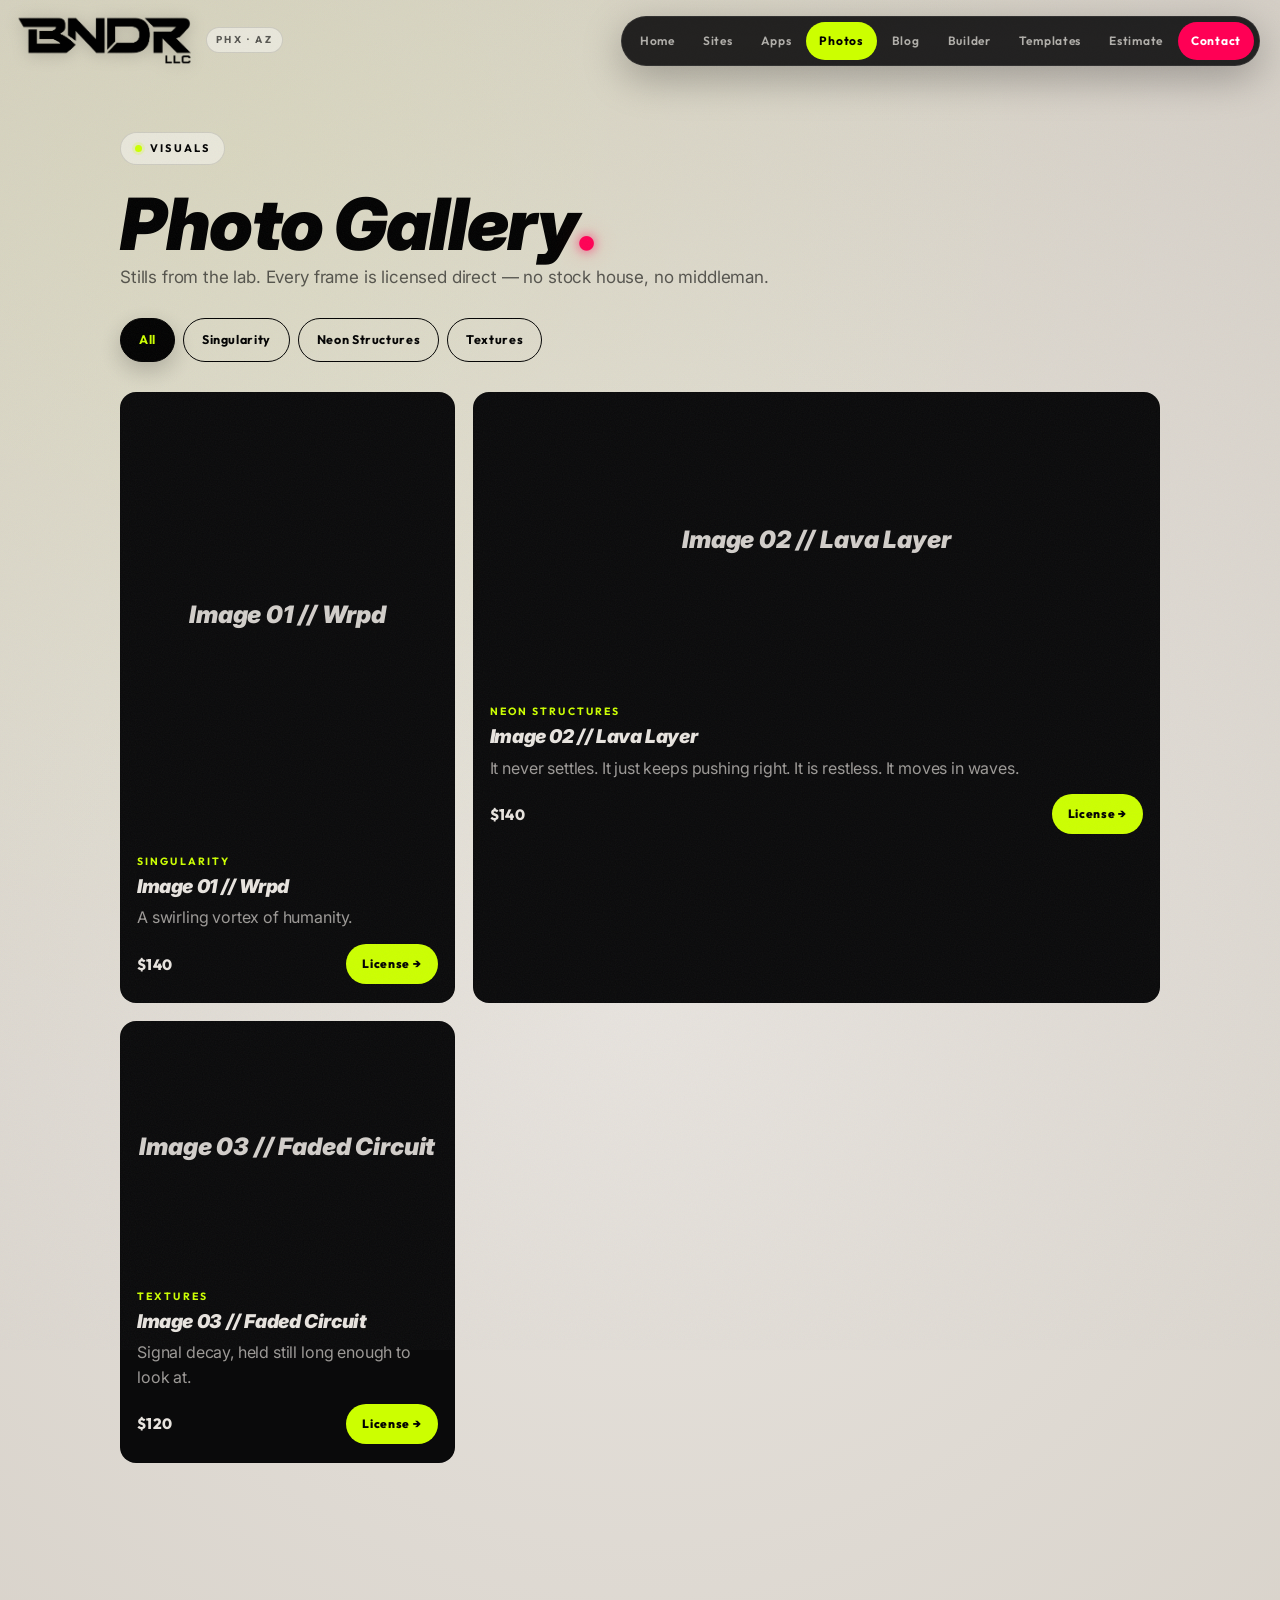
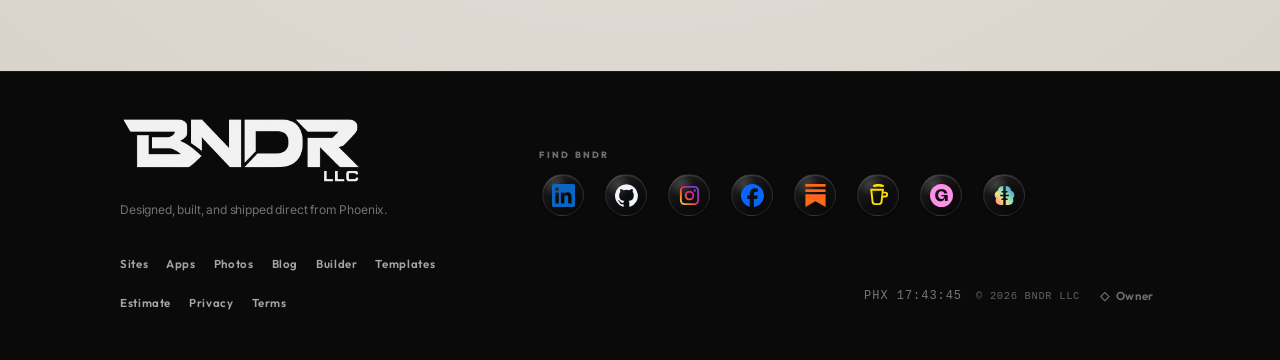
<file: photos.html>
<!DOCTYPE html>
<html lang="en">
<head>
  <script async src="https://www.googletagmanager.com/gtag/js?id=G-KY0GGGZZTG"></script>
  <script>window.dataLayer=window.dataLayer||[];function gtag(){dataLayer.push(arguments)}gtag("js",new Date());gtag("config","G-KY0GGGZZTG");</script>
  <meta charset="UTF-8" />
  <meta name="viewport" content="width=device-width, initial-scale=1.0, viewport-fit=cover, maximum-scale=5.0" />
  <title>Photo Gallery — BNDR LLC | Licensed Direct</title>
  <meta name="description" content="Stills from the BNDR lab — generated, curated, licensed direct. No stock house, no middleman." />
  <meta name="robots" content="index, follow" />
  <link rel="canonical" href="https://bndrllc.com/photos.html" />
  <meta name="theme-color" content="#E8E4DF" />
  <meta property="og:type" content="website" />
  <meta property="og:site_name" content="BNDR LLC" />
  <meta property="og:title" content="Photo Gallery — BNDR LLC" />
  <meta property="og:description" content="Stills from the lab. Licensed direct — no stock house, no middleman." />
  <meta property="og:url" content="https://bndrllc.com/photos.html" />
  <link rel="icon" type="image/png" sizes="32x32" href="assets/favicon-32.png?v=351" />
  <link rel="apple-touch-icon" href="assets/apple-touch-icon.png?v=351" />
  <link rel="preconnect" href="https://fonts.googleapis.com" />
  <link rel="preconnect" href="https://fonts.gstatic.com" crossorigin />
  <link href="https://fonts.googleapis.com/css2?family=Inter:ital,wght@0,400;0,600;0,800;1,900&family=Outfit:wght@600;700;800&display=swap" rel="stylesheet" />
  <link rel="stylesheet" href="css/bndr.css?v=3.5.1" />
</head>
<body data-vibe="plasma">
  <a class="brand-mark" href="index.html" aria-label="BNDR — home">
    <img src="assets/bndr-logo.png" alt="BNDR LLC" decoding="async" fetchpriority="high"
         onerror="this.outerHTML='&lt;span class=&quot;brand-word&quot;&gt;BNDR™&lt;/span&gt;'" />
    <span class="brand-tag">PHX · AZ</span>
  </a>
  <nav class="nav-pill" aria-label="Main navigation">
    <a href="index.html">Home</a>
    <a href="sites.html">Sites</a>
    <a href="apps.html">Apps</a>
    <a href="photos.html">Photos</a>
    <a href="blog.html">Blog</a>
    <a href="builder.html">Builder</a>
    <a href="templates.html">Templates</a>
    <a href="estimate.html">Estimate</a>
    <a class="nav-cta" data-mailto="[BNDR] Project inquiry" href="#">Contact</a>
  </nav>

  <main>
    <div class="container">
      <section>
        <div class="io in">
          <div class="badge">Visuals</div>
          <h1 class="display">Photo Gallery<span style="color:var(--magenta)">.</span></h1>
          <div class="sub prose" data-md="photos.leadMd">Stills from the lab. Every frame is licensed direct — no stock house, no middleman.</div>
        </div>
        <div class="chips" id="photo-chips" role="group" aria-label="Filter photographs"></div>
        <div class="cards" id="photo-grid"></div>
      </section>
    </div>
  </main>

  <footer class="site-footer" data-site-footer></footer>

  <script src="js/content.js?v=3.5.1"></script>
  <script src="js/md.js?v=3.5.1"></script>
  <script src="js/facts.js?v=3.5.1"></script>
  <script src="js/site.js?v=3.5.1" defer></script>
</body>
</html>
</file>
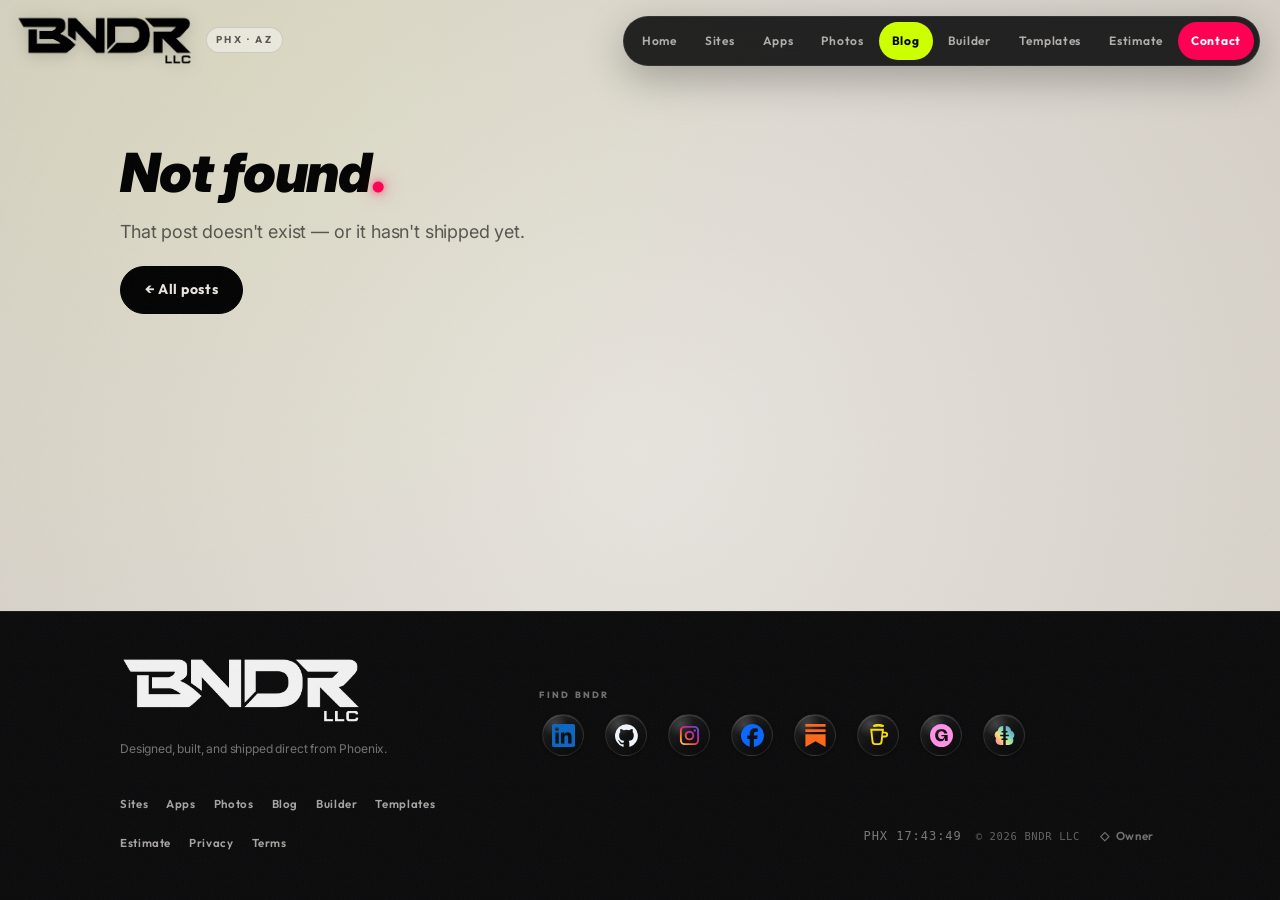
<file: post.html>
<!DOCTYPE html>
<html lang="en">
<head>
  <script async src="https://www.googletagmanager.com/gtag/js?id=G-KY0GGGZZTG"></script>
  <script>window.dataLayer=window.dataLayer||[];function gtag(){dataLayer.push(arguments)}gtag("js",new Date());gtag("config","G-KY0GGGZZTG");</script>
  <meta charset="UTF-8" />
  <meta name="viewport" content="width=device-width, initial-scale=1.0, viewport-fit=cover, maximum-scale=5.0" />
  <title>BNDR LLC — Field Notes</title>
  <meta name="description" content="Field notes from BNDR LLC." />
  <meta name="robots" content="index, follow" />
  <link rel="canonical" href="https://bndrllc.com/blog.html" />
  <meta name="theme-color" content="#E8E4DF" />
  <meta property="og:type" content="article" />
  <meta property="og:site_name" content="BNDR LLC" />
  <meta property="og:title" content="BNDR LLC — Field Notes" />
  <meta property="og:description" content="Field notes from BNDR LLC." />
  <meta property="og:url" content="https://bndrllc.com/blog.html" />
  <link rel="icon" type="image/png" sizes="32x32" href="assets/favicon-32.png?v=351" />
  <link rel="apple-touch-icon" href="assets/apple-touch-icon.png?v=351" />
  <link rel="preconnect" href="https://fonts.googleapis.com" />
  <link rel="preconnect" href="https://fonts.gstatic.com" crossorigin />
  <link href="https://fonts.googleapis.com/css2?family=Inter:ital,wght@0,400;0,600;0,800;1,900&family=Outfit:wght@600;700;800&display=swap" rel="stylesheet" />
  <link rel="stylesheet" href="css/bndr.css?v=3.5.1" />
</head>
<body data-vibe="plasma">
  <a class="brand-mark" href="index.html" aria-label="BNDR — home">
    <img src="assets/bndr-logo.png" alt="BNDR LLC" decoding="async" fetchpriority="high"
         onerror="this.outerHTML='&lt;span class=&quot;brand-word&quot;&gt;BNDR™&lt;/span&gt;'" />
    <span class="brand-tag">PHX · AZ</span>
  </a>
  <nav class="nav-pill" aria-label="Main navigation">
    <a href="index.html">Home</a>
    <a href="sites.html">Sites</a>
    <a href="apps.html">Apps</a>
    <a href="photos.html">Photos</a>
    <a href="blog.html">Blog</a>
    <a href="builder.html">Builder</a>
    <a href="templates.html">Templates</a>
    <a href="estimate.html">Estimate</a>
    <a class="nav-cta" data-mailto="[BNDR] Project inquiry" href="#">Contact</a>
  </nav>

  <main>
    <div class="container">
      <article id="article"></article>
    </div>
  </main>

  <footer class="site-footer" data-site-footer></footer>

  <script src="js/content.js?v=3.5.1"></script>
  <script src="js/md.js?v=3.5.1"></script>
  <script src="js/facts.js?v=3.5.1"></script>
  <script src="js/site.js?v=3.5.1" defer></script>
</body>
</html>
</file>
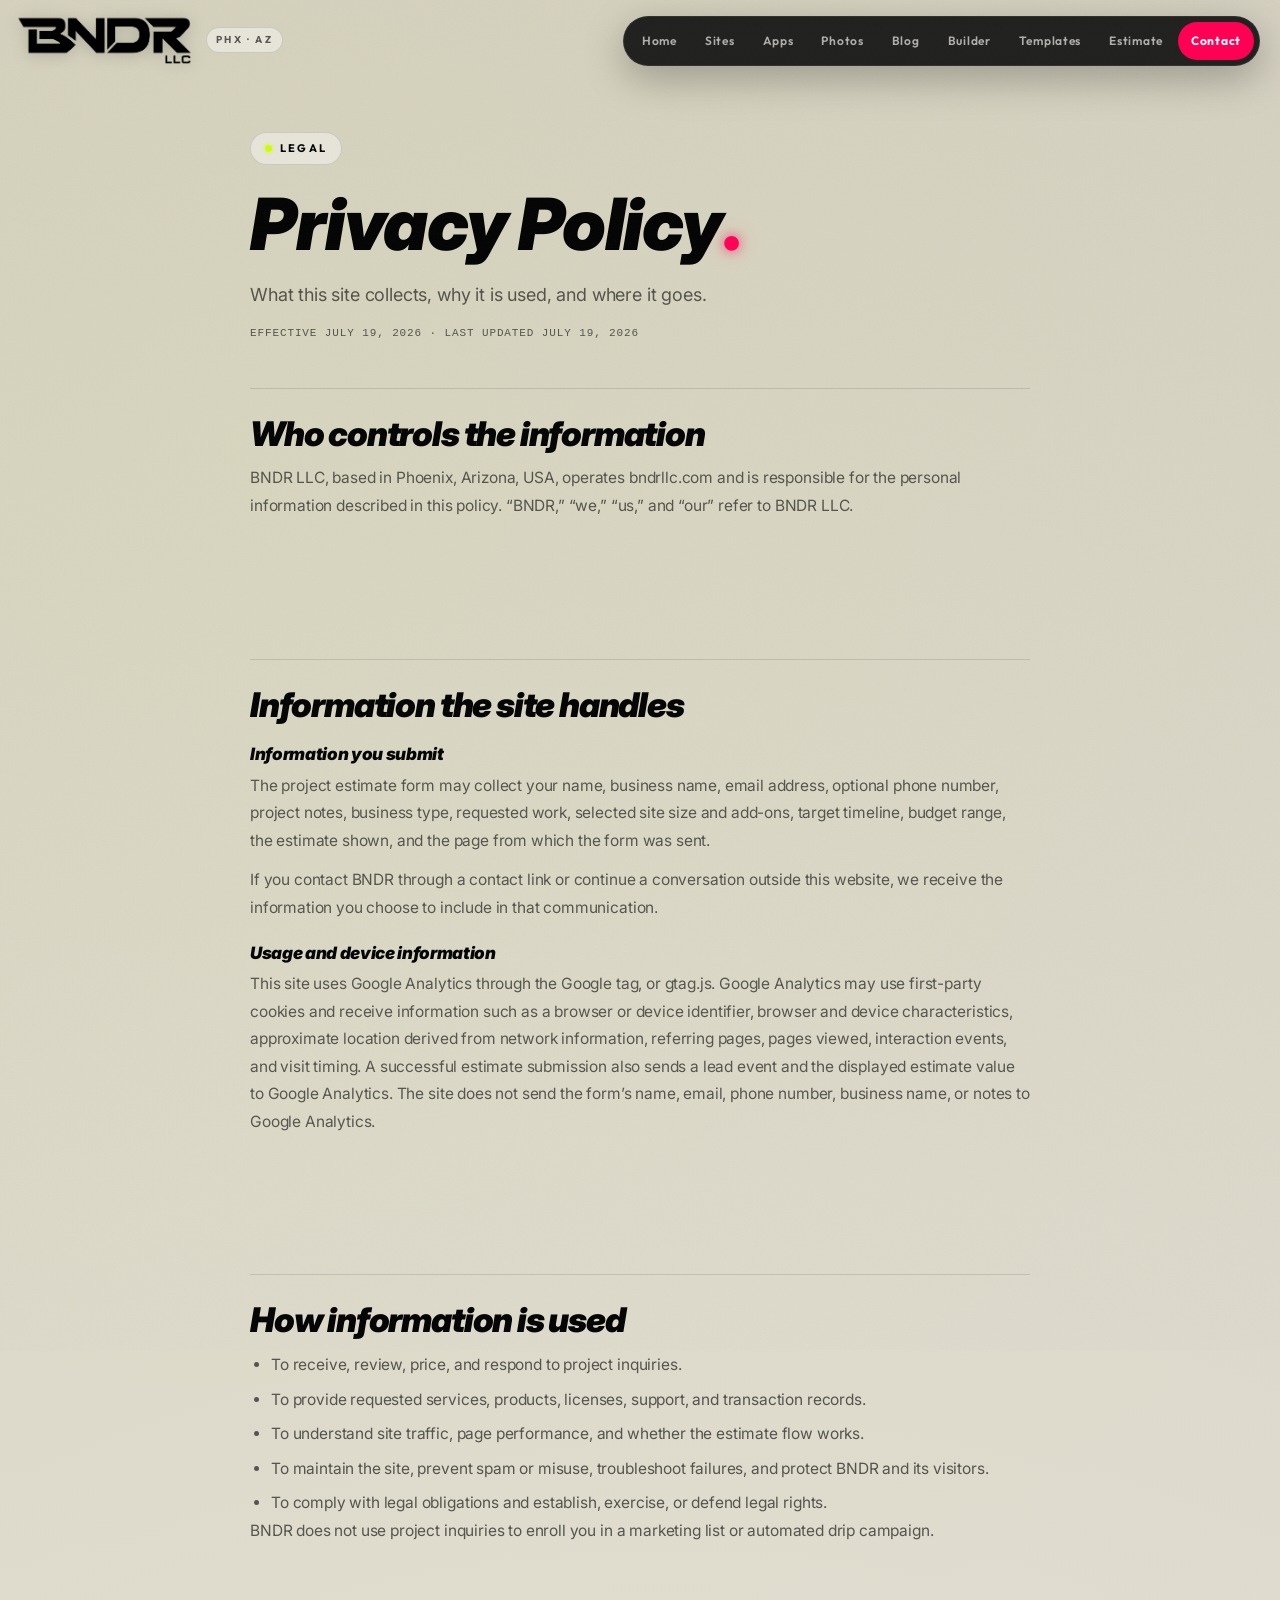
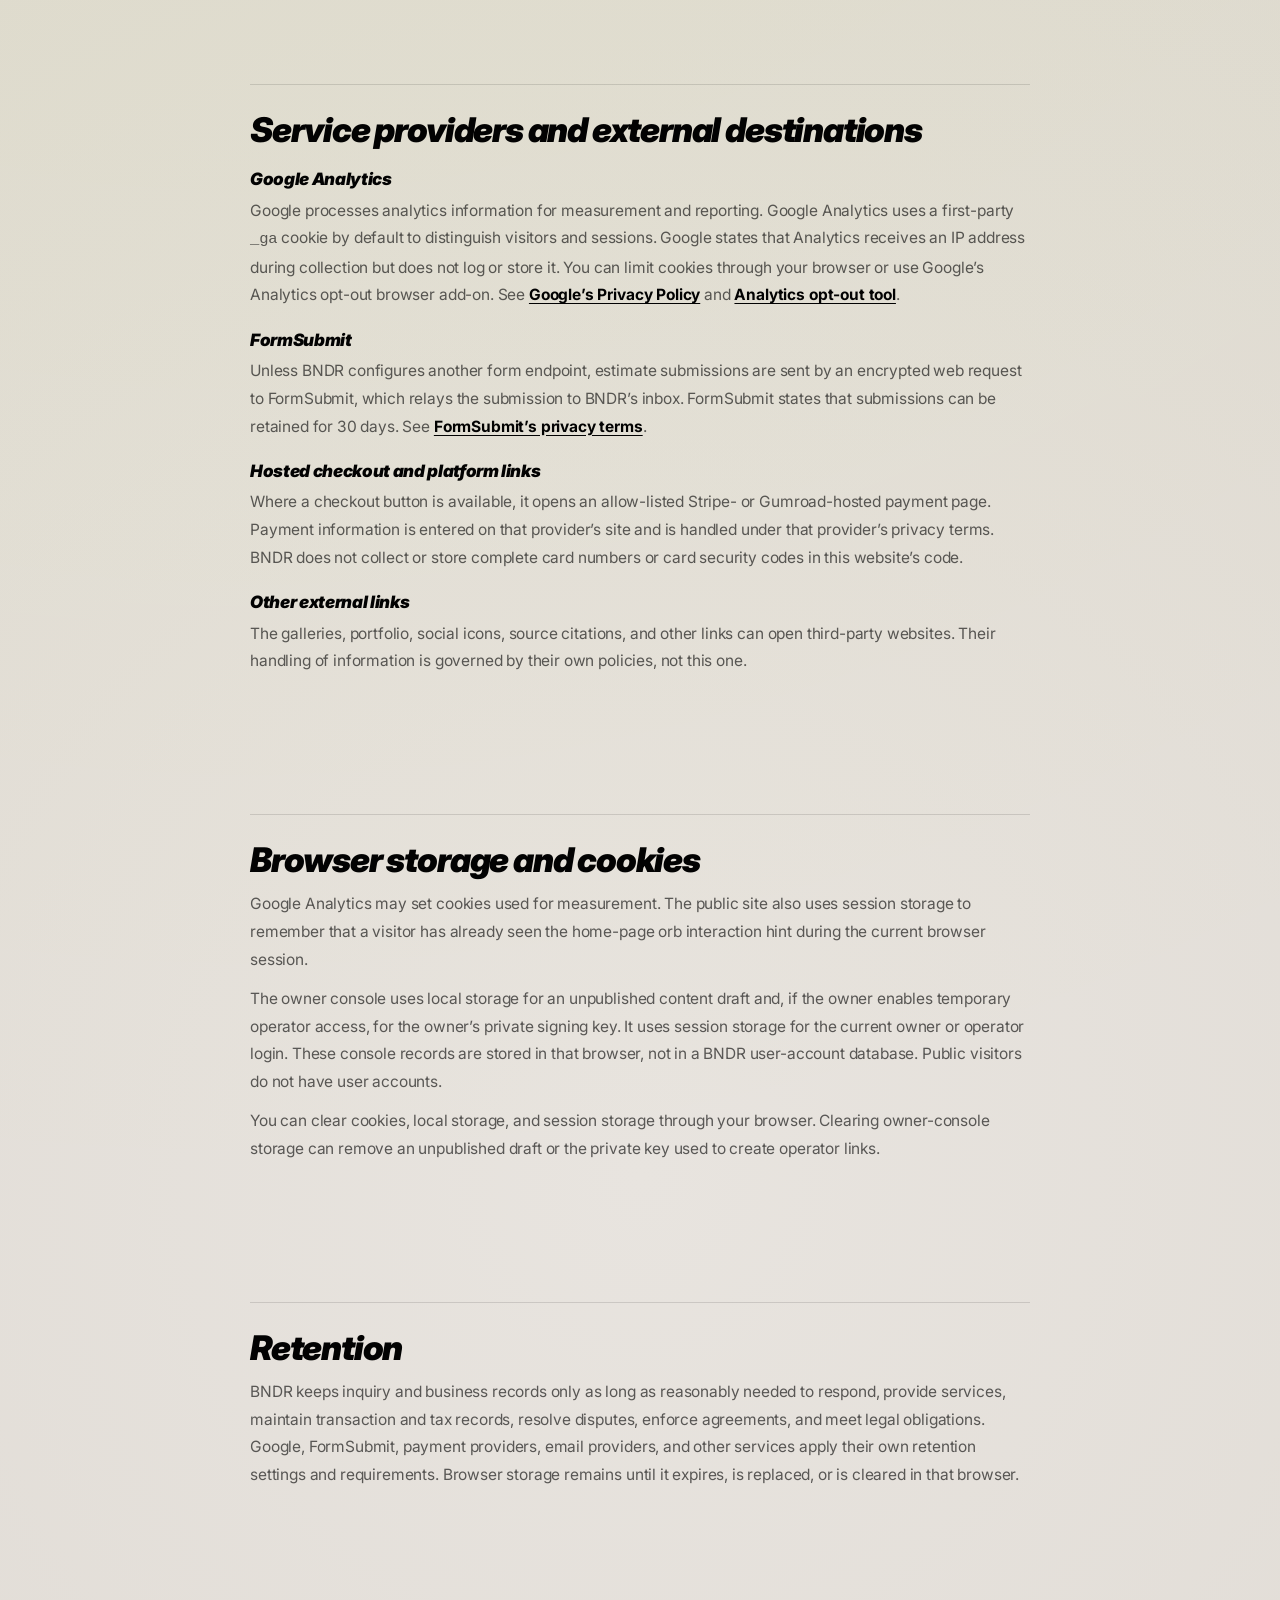
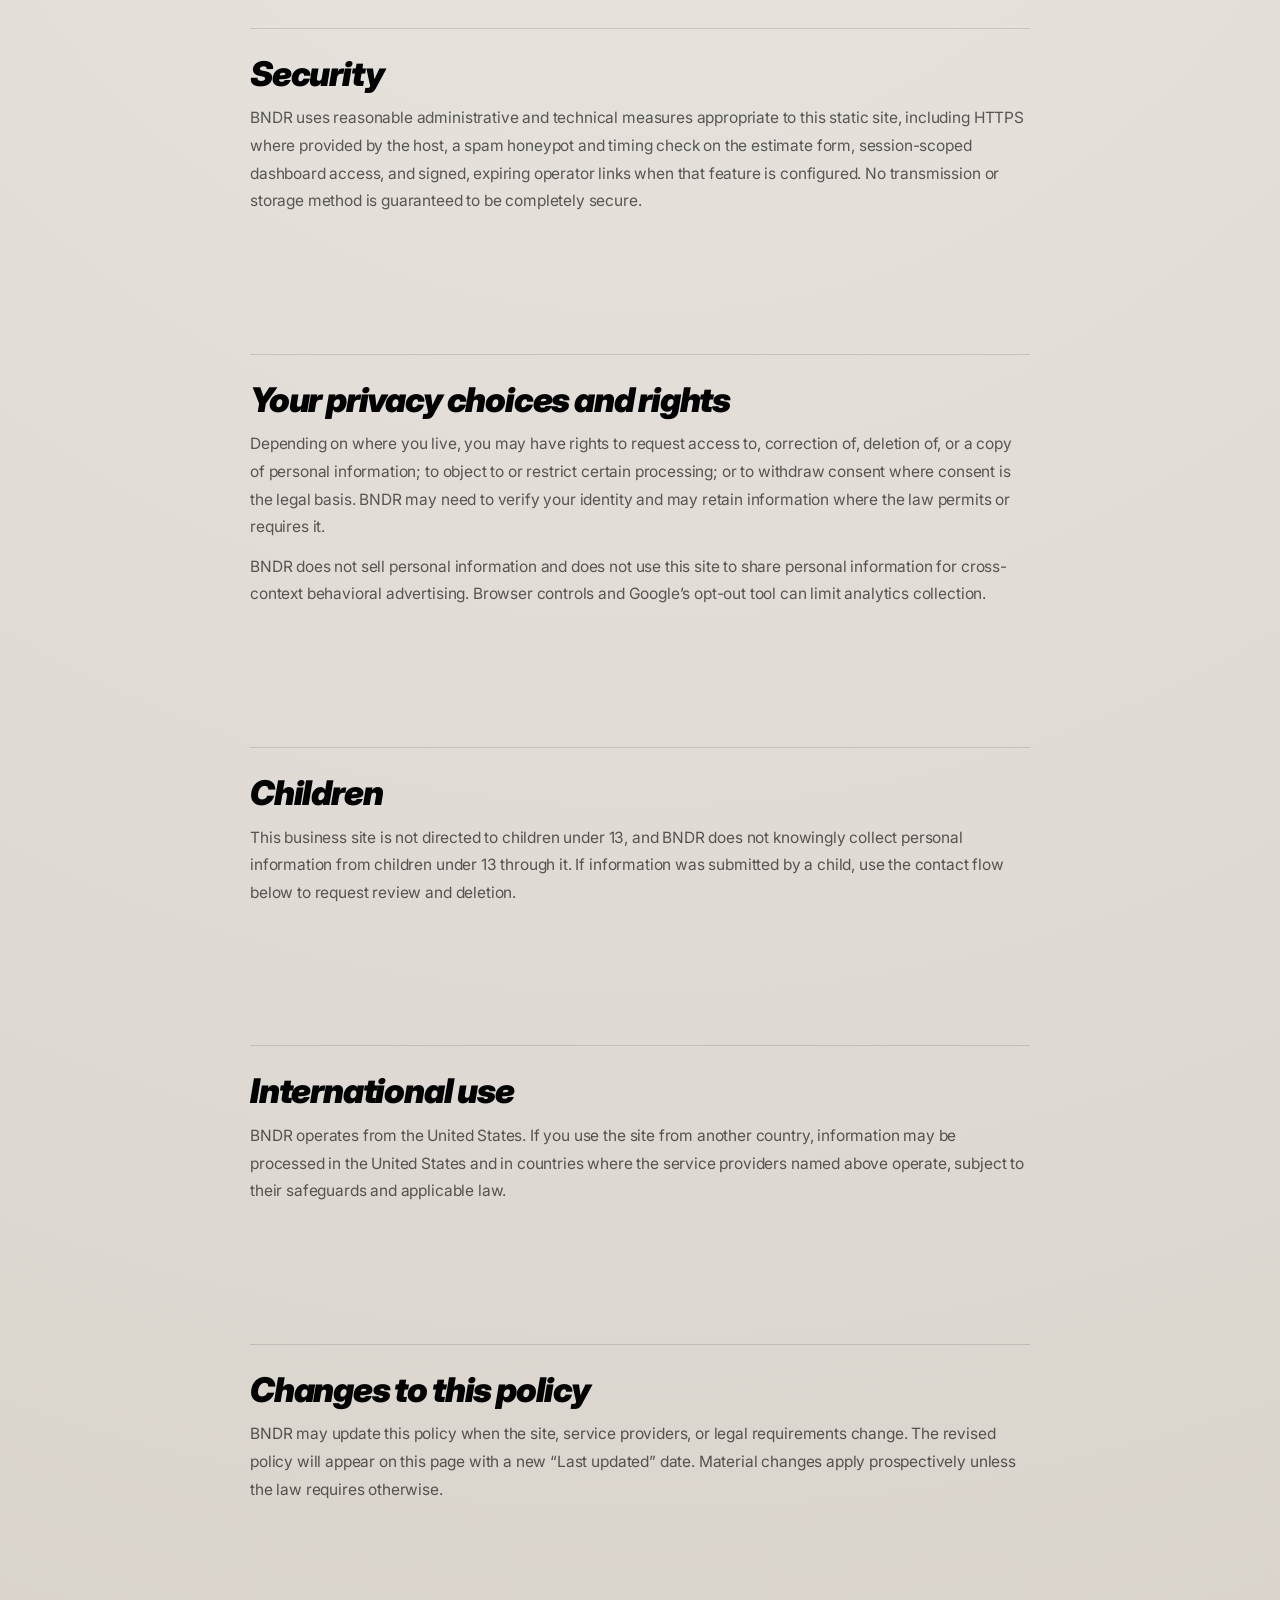
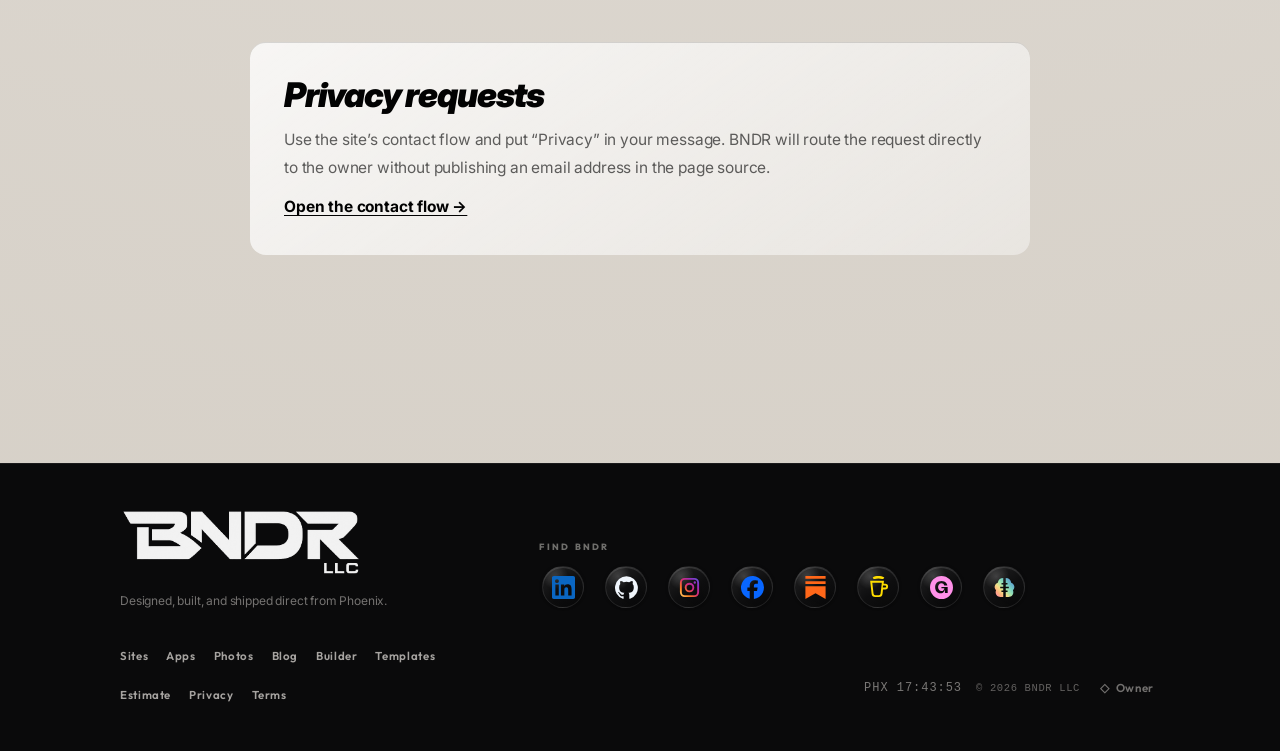
<file: privacy.html>
<!DOCTYPE html>
<html lang="en">
<head>
  <script async src="https://www.googletagmanager.com/gtag/js?id=G-KY0GGGZZTG"></script>
  <script>window.dataLayer=window.dataLayer||[];function gtag(){dataLayer.push(arguments)}gtag("js",new Date());gtag("config","G-KY0GGGZZTG");</script>
  <meta charset="UTF-8" />
  <meta name="viewport" content="width=device-width, initial-scale=1.0, viewport-fit=cover, maximum-scale=5.0" />
  <title>Privacy Policy — BNDR LLC | Phoenix, Arizona</title>
  <meta name="description" content="How BNDR LLC collects, uses, stores, and shares information through bndrllc.com, its project estimate form, analytics, and hosted payment links." />
  <meta name="robots" content="index, follow" />
  <link rel="canonical" href="https://bndrllc.com/privacy.html" />
  <meta name="theme-color" content="#E8E4DF" />
  <meta property="og:type" content="website" />
  <meta property="og:site_name" content="BNDR LLC" />
  <meta property="og:title" content="Privacy Policy — BNDR LLC" />
  <meta property="og:description" content="How BNDR LLC handles information collected through this website." />
  <meta property="og:url" content="https://bndrllc.com/privacy.html" />
  <link rel="icon" type="image/png" sizes="32x32" href="assets/favicon-32.png?v=351" />
  <link rel="apple-touch-icon" href="assets/apple-touch-icon.png?v=351" />
  <link rel="preconnect" href="https://fonts.googleapis.com" />
  <link rel="preconnect" href="https://fonts.gstatic.com" crossorigin />
  <link href="https://fonts.googleapis.com/css2?family=Inter:ital,wght@0,400;0,600;0,800;1,900&family=Outfit:wght@600;700;800&display=swap" rel="stylesheet" />
  <link rel="stylesheet" href="css/bndr.css?v=3.5.1" />
</head>
<body class="legal-page" data-vibe="plasma">
  <a class="brand-mark" href="index.html" aria-label="BNDR — home">
    <img src="assets/bndr-logo.png" alt="BNDR LLC" decoding="async" fetchpriority="high"
         onerror="this.outerHTML='&lt;span class=&quot;brand-word&quot;&gt;BNDR™&lt;/span&gt;'" />
    <span class="brand-tag">PHX · AZ</span>
  </a>
  <nav class="nav-pill" aria-label="Main navigation">
    <a href="index.html">Home</a>
    <a href="sites.html">Sites</a>
    <a href="apps.html">Apps</a>
    <a href="photos.html">Photos</a>
    <a href="blog.html">Blog</a>
    <a href="builder.html">Builder</a>
    <a href="templates.html">Templates</a>
    <a href="estimate.html">Estimate</a>
    <a class="nav-cta" data-mailto="[BNDR] Privacy question" href="#">Contact</a>
  </nav>

  <main>
    <div class="container legal-wrap">
      <header class="legal-hero io in">
        <div class="badge">Legal</div>
        <h1 class="display">Privacy Policy<span style="color:var(--magenta)">.</span></h1>
        <p class="sub" style="margin-top:18px;max-width:62ch">What this site collects, why it is used, and where it goes.</p>
        <p class="legal-effective">Effective July 19, 2026 · Last updated July 19, 2026</p>
      </header>

      <article class="legal-document">
        <section>
          <h2>Who controls the information</h2>
          <p>BNDR LLC, based in Phoenix, Arizona, USA, operates bndrllc.com and is responsible for the personal information described in this policy. “BNDR,” “we,” “us,” and “our” refer to BNDR LLC.</p>
        </section>

        <section>
          <h2>Information the site handles</h2>
          <h3>Information you submit</h3>
          <p>The project estimate form may collect your name, business name, email address, optional phone number, project notes, business type, requested work, selected site size and add-ons, target timeline, budget range, the estimate shown, and the page from which the form was sent.</p>
          <p>If you contact BNDR through a contact link or continue a conversation outside this website, we receive the information you choose to include in that communication.</p>
          <h3>Usage and device information</h3>
          <p>This site uses Google Analytics through the Google tag, or gtag.js. Google Analytics may use first-party cookies and receive information such as a browser or device identifier, browser and device characteristics, approximate location derived from network information, referring pages, pages viewed, interaction events, and visit timing. A successful estimate submission also sends a lead event and the displayed estimate value to Google Analytics. The site does not send the form’s name, email, phone number, business name, or notes to Google Analytics.</p>
        </section>

        <section>
          <h2>How information is used</h2>
          <ul>
            <li>To receive, review, price, and respond to project inquiries.</li>
            <li>To provide requested services, products, licenses, support, and transaction records.</li>
            <li>To understand site traffic, page performance, and whether the estimate flow works.</li>
            <li>To maintain the site, prevent spam or misuse, troubleshoot failures, and protect BNDR and its visitors.</li>
            <li>To comply with legal obligations and establish, exercise, or defend legal rights.</li>
          </ul>
          <p>BNDR does not use project inquiries to enroll you in a marketing list or automated drip campaign.</p>
        </section>

        <section>
          <h2>Service providers and external destinations</h2>
          <h3>Google Analytics</h3>
          <p>Google processes analytics information for measurement and reporting. Google Analytics uses a first-party <code>_ga</code> cookie by default to distinguish visitors and sessions. Google states that Analytics receives an IP address during collection but does not log or store it. You can limit cookies through your browser or use Google’s Analytics opt-out browser add-on. See <a href="https://policies.google.com/privacy" target="_blank" rel="noopener noreferrer">Google’s Privacy Policy</a> and <a href="https://tools.google.com/dlpage/gaoptout" target="_blank" rel="noopener noreferrer">Analytics opt-out tool</a>.</p>
          <h3>FormSubmit</h3>
          <p>Unless BNDR configures another form endpoint, estimate submissions are sent by an encrypted web request to FormSubmit, which relays the submission to BNDR’s inbox. FormSubmit states that submissions can be retained for 30 days. See <a href="https://formsubmit.co/privacy.pdf" target="_blank" rel="noopener noreferrer">FormSubmit’s privacy terms</a>.</p>
          <h3>Hosted checkout and platform links</h3>
          <p>Where a checkout button is available, it opens an allow-listed Stripe- or Gumroad-hosted payment page. Payment information is entered on that provider’s site and is handled under that provider’s privacy terms. BNDR does not collect or store complete card numbers or card security codes in this website’s code.</p>
          <h3>Other external links</h3>
          <p>The galleries, portfolio, social icons, source citations, and other links can open third-party websites. Their handling of information is governed by their own policies, not this one.</p>
        </section>

        <section>
          <h2>Browser storage and cookies</h2>
          <p>Google Analytics may set cookies used for measurement. The public site also uses session storage to remember that a visitor has already seen the home-page orb interaction hint during the current browser session.</p>
          <p>The owner console uses local storage for an unpublished content draft and, if the owner enables temporary operator access, for the owner’s private signing key. It uses session storage for the current owner or operator login. These console records are stored in that browser, not in a BNDR user-account database. Public visitors do not have user accounts.</p>
          <p>You can clear cookies, local storage, and session storage through your browser. Clearing owner-console storage can remove an unpublished draft or the private key used to create operator links.</p>
        </section>

        <section>
          <h2>Retention</h2>
          <p>BNDR keeps inquiry and business records only as long as reasonably needed to respond, provide services, maintain transaction and tax records, resolve disputes, enforce agreements, and meet legal obligations. Google, FormSubmit, payment providers, email providers, and other services apply their own retention settings and requirements. Browser storage remains until it expires, is replaced, or is cleared in that browser.</p>
        </section>

        <section>
          <h2>Security</h2>
          <p>BNDR uses reasonable administrative and technical measures appropriate to this static site, including HTTPS where provided by the host, a spam honeypot and timing check on the estimate form, session-scoped dashboard access, and signed, expiring operator links when that feature is configured. No transmission or storage method is guaranteed to be completely secure.</p>
        </section>

        <section>
          <h2>Your privacy choices and rights</h2>
          <p>Depending on where you live, you may have rights to request access to, correction of, deletion of, or a copy of personal information; to object to or restrict certain processing; or to withdraw consent where consent is the legal basis. BNDR may need to verify your identity and may retain information where the law permits or requires it.</p>
          <p>BNDR does not sell personal information and does not use this site to share personal information for cross-context behavioral advertising. Browser controls and Google’s opt-out tool can limit analytics collection.</p>
        </section>

        <section>
          <h2>Children</h2>
          <p>This business site is not directed to children under 13, and BNDR does not knowingly collect personal information from children under 13 through it. If information was submitted by a child, use the contact flow below to request review and deletion.</p>
        </section>

        <section>
          <h2>International use</h2>
          <p>BNDR operates from the United States. If you use the site from another country, information may be processed in the United States and in countries where the service providers named above operate, subject to their safeguards and applicable law.</p>
        </section>

        <section>
          <h2>Changes to this policy</h2>
          <p>BNDR may update this policy when the site, service providers, or legal requirements change. The revised policy will appear on this page with a new “Last updated” date. Material changes apply prospectively unless the law requires otherwise.</p>
        </section>

        <section class="legal-contact">
          <h2>Privacy requests</h2>
          <p>Use the site’s contact flow and put “Privacy” in your message. BNDR will route the request directly to the owner without publishing an email address in the page source.</p>
          <p><a href="estimate.html">Open the contact flow →</a></p>
        </section>
      </article>
    </div>
  </main>

  <footer class="site-footer" data-site-footer></footer>

  <script src="js/content.js?v=3.5.1"></script>
  <script src="js/md.js?v=3.5.1"></script>
  <script src="js/facts.js?v=3.5.1"></script>
  <script src="js/site.js?v=3.5.1" defer></script>
</body>
</html>
</file>
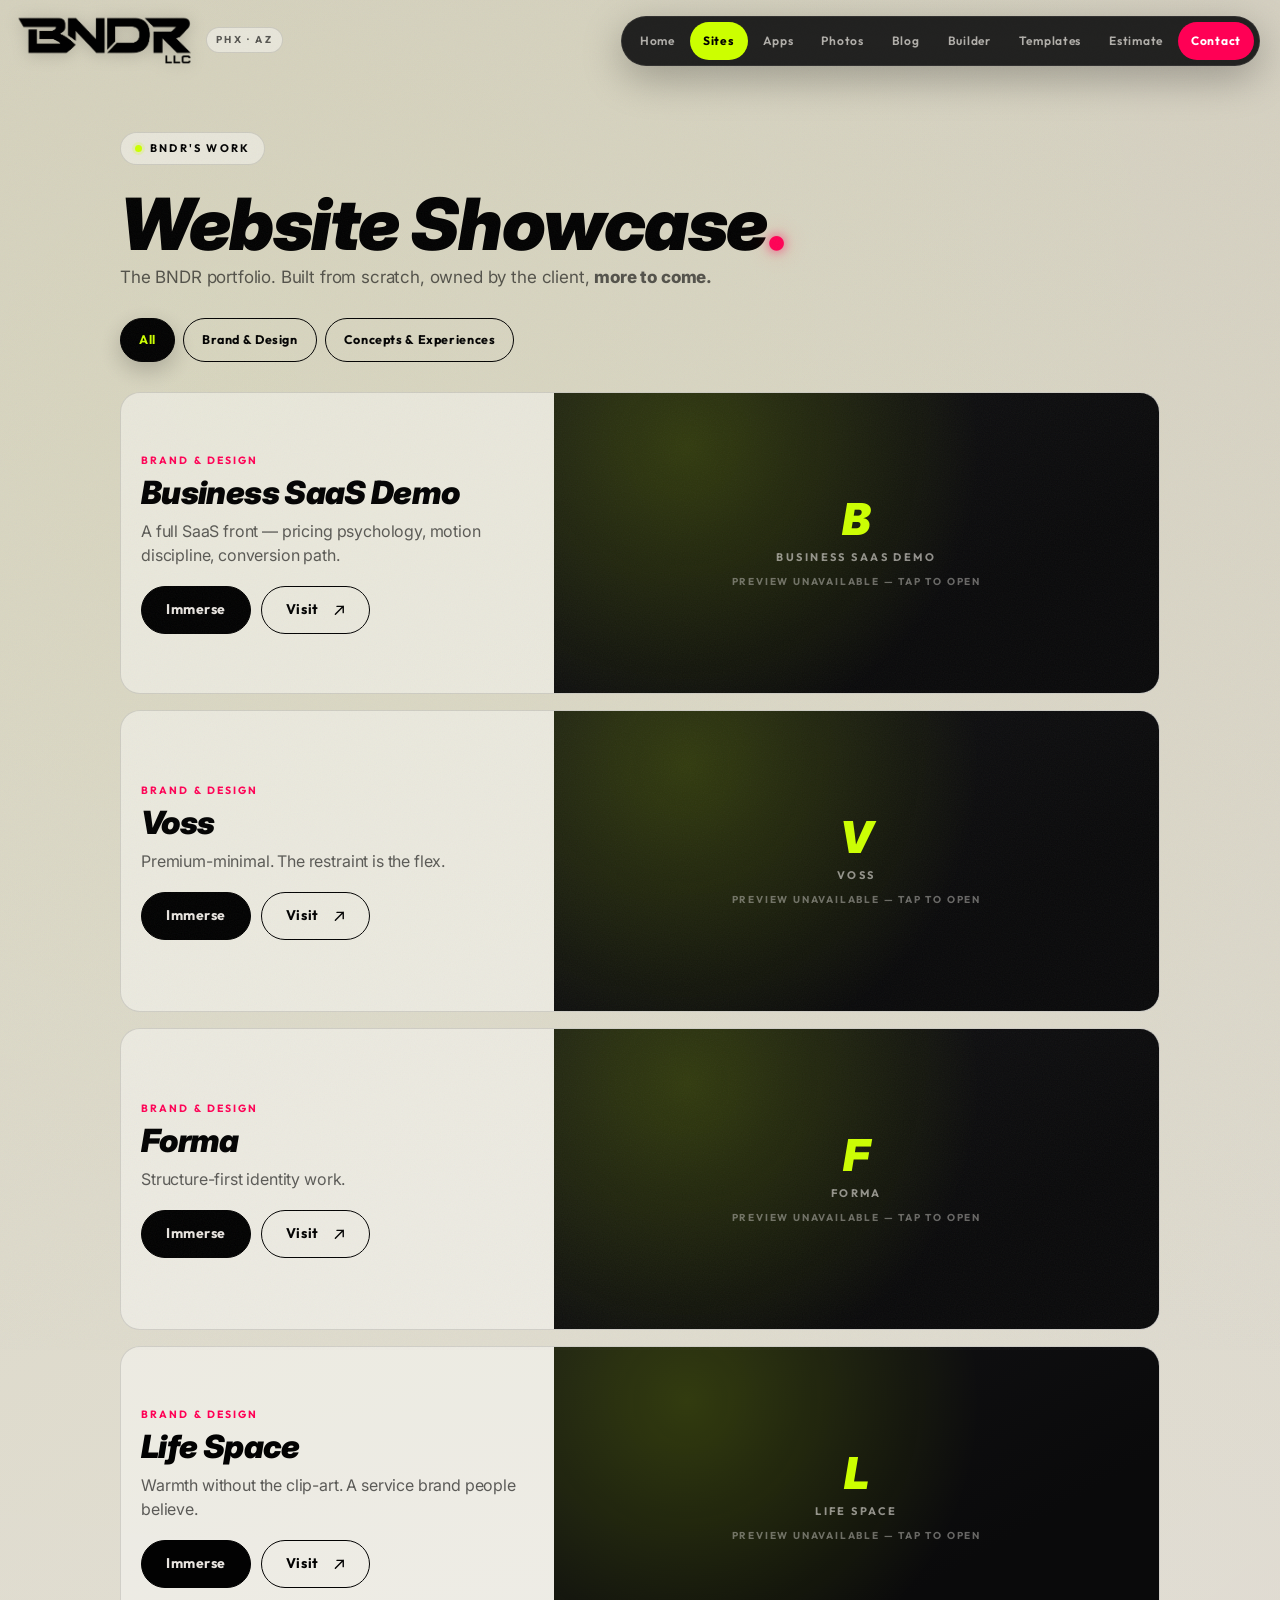
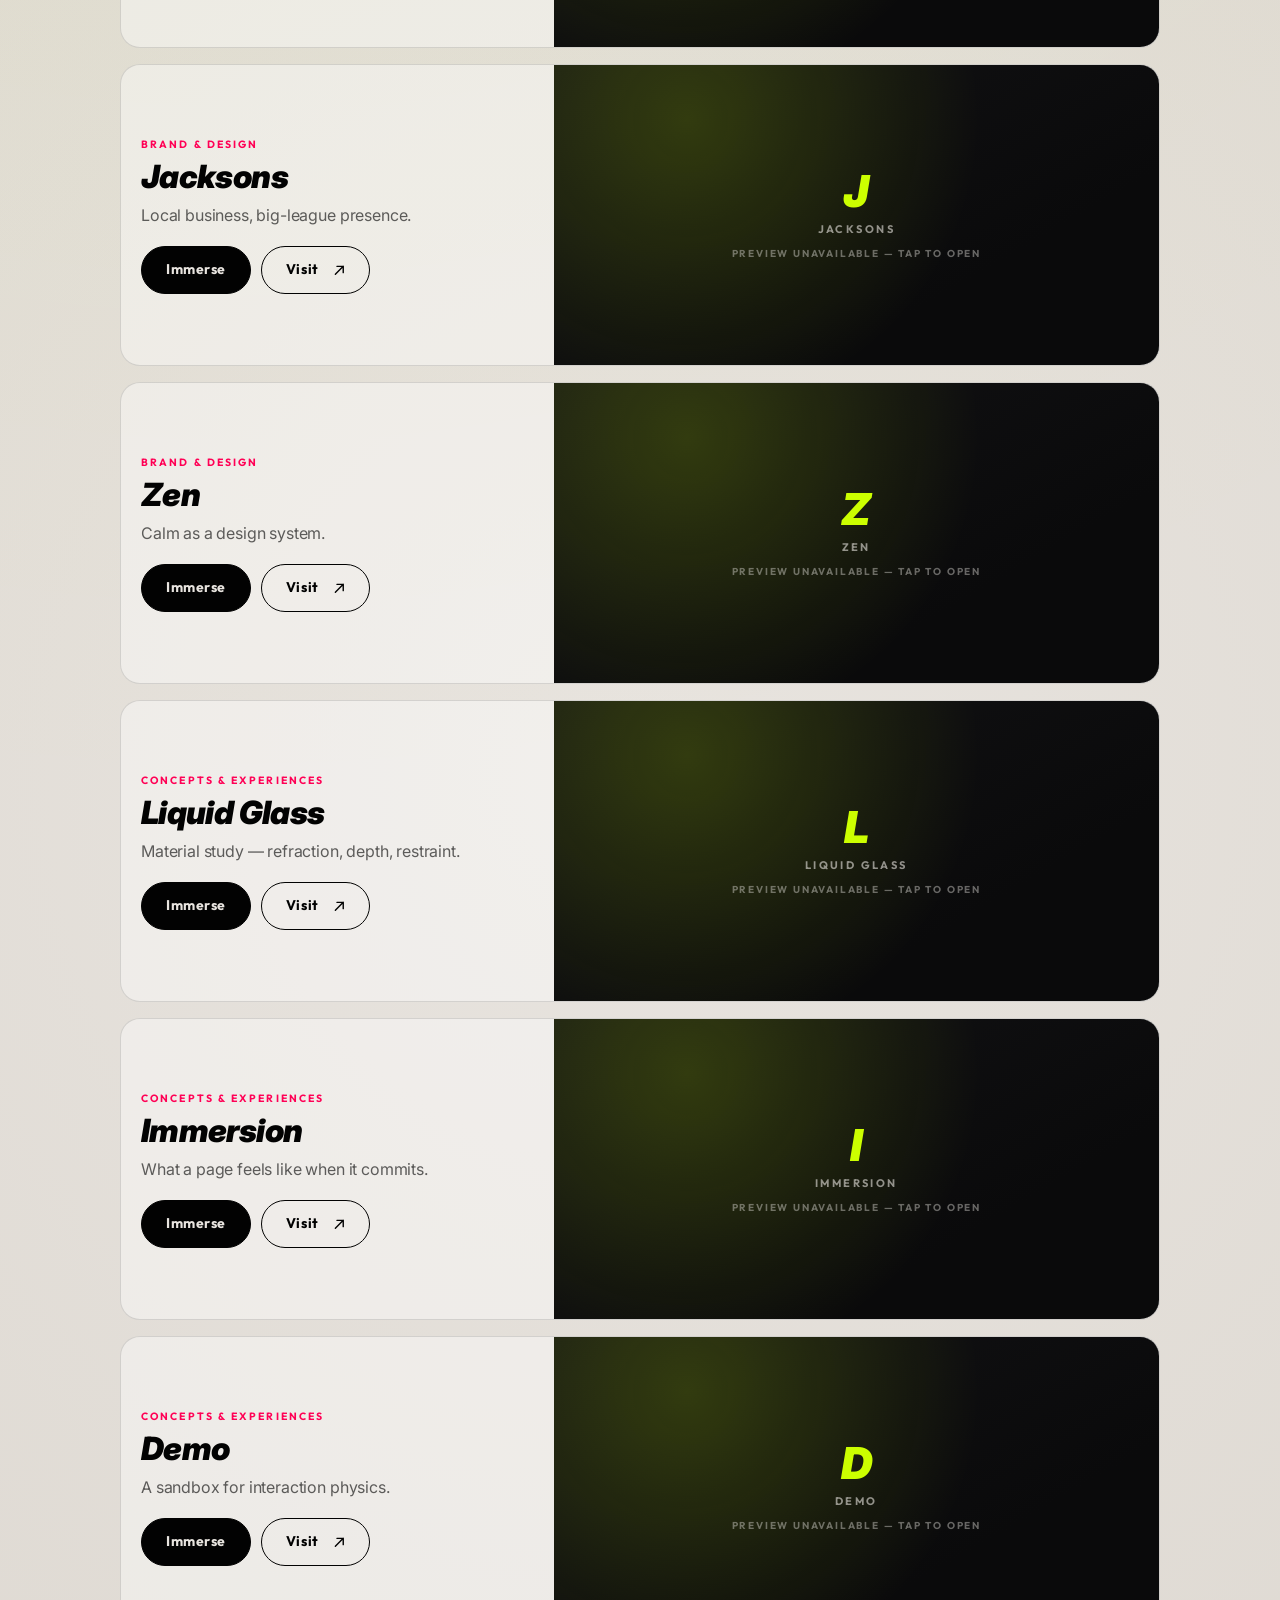
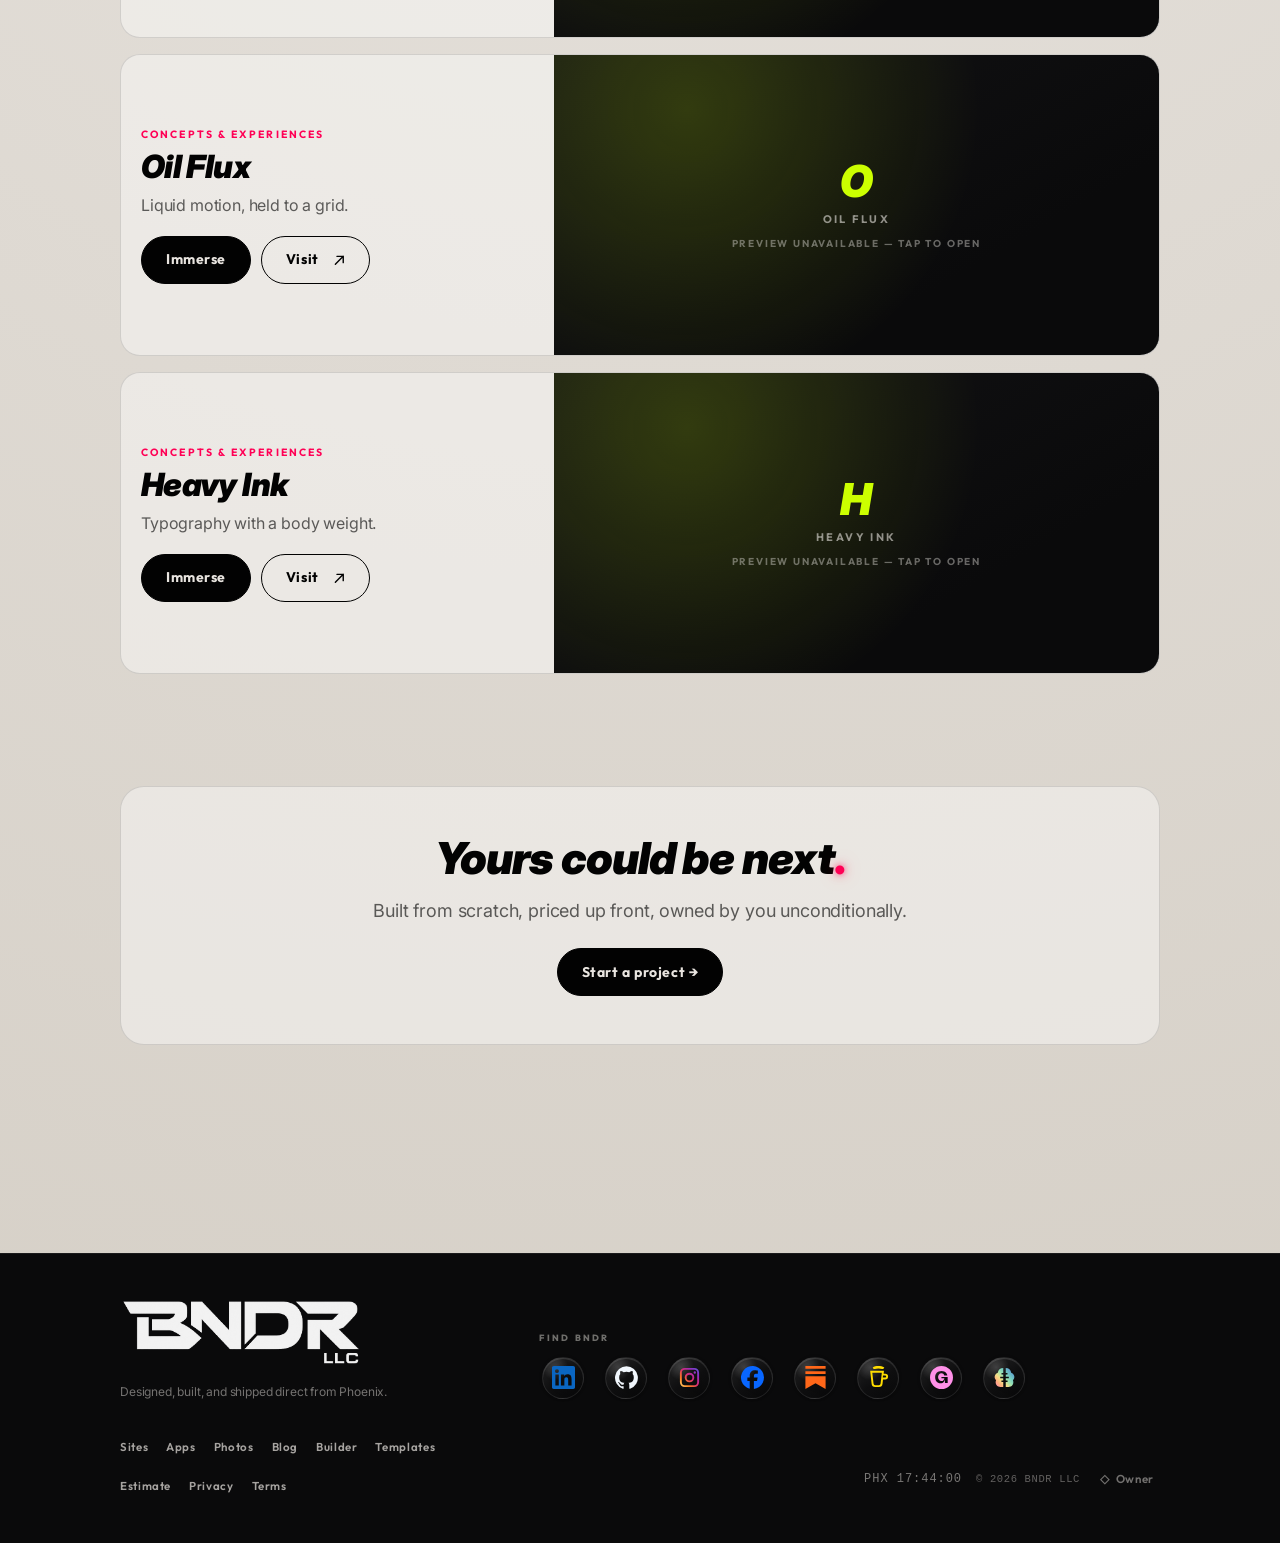
<file: sites.html>
<!DOCTYPE html>
<html lang="en">
<head>
  <script async src="https://www.googletagmanager.com/gtag/js?id=G-KY0GGGZZTG"></script>
  <script>window.dataLayer=window.dataLayer||[];function gtag(){dataLayer.push(arguments)}gtag("js",new Date());gtag("config","G-KY0GGGZZTG");</script>
  <meta charset="UTF-8" />
  <meta name="viewport" content="width=device-width, initial-scale=1.0, viewport-fit=cover, maximum-scale=5.0" />
  <title>Website Showcase — BNDR LLC | Built From Scratch</title>
  <meta name="description" content="The BNDR portfolio — custom-coded sites, built from scratch, owned by the client. Live previews included." />
  <meta name="robots" content="index, follow" />
  <link rel="canonical" href="https://bndrllc.com/sites.html" />
  <meta name="theme-color" content="#E8E4DF" />
  <meta property="og:type" content="website" />
  <meta property="og:site_name" content="BNDR LLC" />
  <meta property="og:title" content="Website Showcase — BNDR LLC" />
  <meta property="og:description" content="Built from scratch, owned by the client, more to come." />
  <meta property="og:url" content="https://bndrllc.com/sites.html" />
  <link rel="icon" type="image/png" sizes="32x32" href="assets/favicon-32.png?v=351" />
  <link rel="apple-touch-icon" href="assets/apple-touch-icon.png?v=351" />
  <link rel="preconnect" href="https://fonts.googleapis.com" />
  <link rel="preconnect" href="https://fonts.gstatic.com" crossorigin />
  <link href="https://fonts.googleapis.com/css2?family=Inter:ital,wght@0,400;0,600;0,800;1,900&family=Outfit:wght@600;700;800&display=swap" rel="stylesheet" />
  <link rel="stylesheet" href="css/bndr.css?v=3.5.1" />
</head>
<body data-vibe="plasma">
  <a class="brand-mark" href="index.html" aria-label="BNDR — home">
    <img src="assets/bndr-logo.png" alt="BNDR LLC" decoding="async" fetchpriority="high"
         onerror="this.outerHTML='&lt;span class=&quot;brand-word&quot;&gt;BNDR™&lt;/span&gt;'" />
    <span class="brand-tag">PHX · AZ</span>
  </a>
  <nav class="nav-pill" aria-label="Main navigation">
    <a href="index.html">Home</a>
    <a href="sites.html">Sites</a>
    <a href="apps.html">Apps</a>
    <a href="photos.html">Photos</a>
    <a href="blog.html">Blog</a>
    <a href="builder.html">Builder</a>
    <a href="templates.html">Templates</a>
    <a href="estimate.html">Estimate</a>
    <a class="nav-cta" data-mailto="[BNDR] Project inquiry" href="#">Contact</a>
  </nav>

  <main>
    <div class="container">
      <section>
        <div class="io in">
          <div class="badge">BNDR's Work</div>
          <h1 class="display">Website Showcase<span style="color:var(--magenta)">.</span></h1>
          <div class="sub prose" data-md="sites.leadMd">The BNDR portfolio. Built from scratch, owned by the client, <strong>more to come</strong>.</div>
        </div>
        <div class="chips" id="site-chips" role="group" aria-label="Filter sites"></div>
        <div id="site-list"></div>
      </section>

      <section aria-label="Start a project">
        <div class="glass-panel io" style="text-align:center">
          <h2 class="lead">Yours could be next<span style="color:var(--magenta)">.</span></h2>
          <p class="sub" style="margin:0 auto 24px;max-width:52ch">Built from scratch, priced up front, owned by you unconditionally.</p>
          <a class="btn btn-ink" data-mailto="[BNDR] Start a project" href="#">Start a project →</a>
        </div>
      </section>
    </div>
  </main>

  <footer class="site-footer" data-site-footer></footer>

  <script src="js/content.js?v=3.5.1"></script>
  <script src="js/md.js?v=3.5.1"></script>
  <script src="js/facts.js?v=3.5.1"></script>
  <script src="js/site.js?v=3.5.1" defer></script>
</body>
</html>
</file>
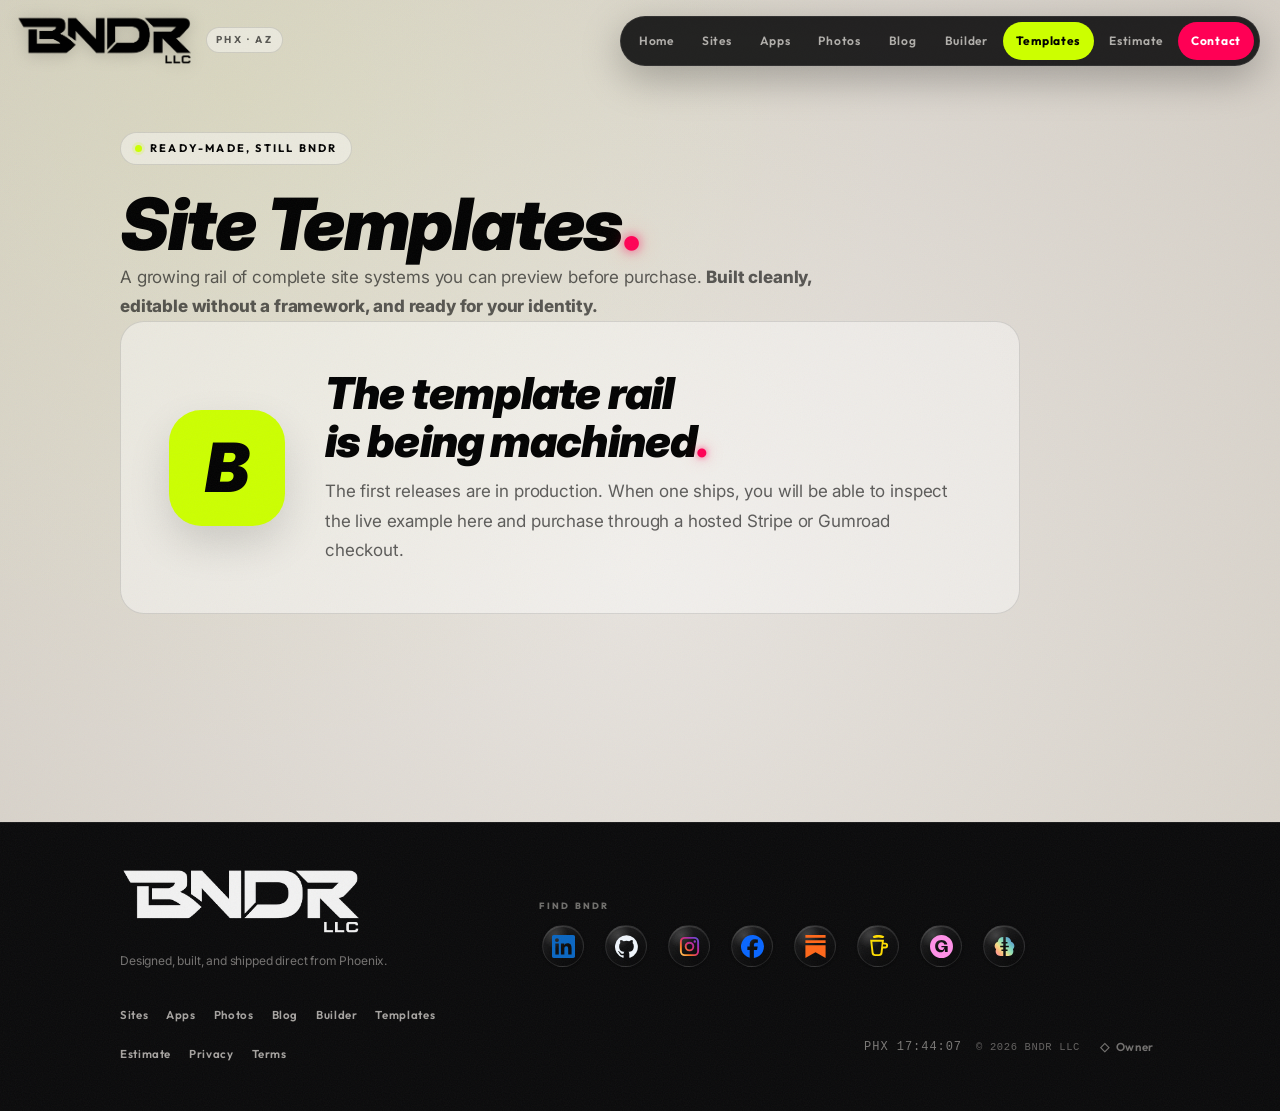
<file: templates.html>
<!DOCTYPE html>
<html lang="en">
<head>
  <script async src="https://www.googletagmanager.com/gtag/js?id=G-KY0GGGZZTG"></script>
  <script>window.dataLayer=window.dataLayer||[];function gtag(){dataLayer.push(arguments)}gtag("js",new Date());gtag("config","G-KY0GGGZZTG");</script>
  <meta charset="UTF-8" />
  <meta name="viewport" content="width=device-width, initial-scale=1.0, viewport-fit=cover, maximum-scale=5.0" />
  <title>Website Templates — BNDR LLC | Preview and Purchase</title>
  <meta name="description" content="Preview and purchase complete BNDR website templates through secure Stripe or Gumroad hosted checkout." />
  <meta name="robots" content="index, follow" />
  <link rel="canonical" href="https://bndrllc.com/templates.html" />
  <meta name="theme-color" content="#E8E4DF" />
  <meta property="og:type" content="website" />
  <meta property="og:site_name" content="BNDR LLC" />
  <meta property="og:title" content="Website Templates — BNDR LLC" />
  <meta property="og:description" content="Complete site systems you can preview before purchase." />
  <meta property="og:url" content="https://bndrllc.com/templates.html" />
  <link rel="icon" type="image/png" sizes="32x32" href="assets/favicon-32.png?v=351" />
  <link rel="apple-touch-icon" href="assets/apple-touch-icon.png?v=351" />
  <link rel="preconnect" href="https://fonts.googleapis.com" />
  <link rel="preconnect" href="https://fonts.gstatic.com" crossorigin />
  <link href="https://fonts.googleapis.com/css2?family=Inter:ital,wght@0,400;0,600;0,800;1,900&family=Outfit:wght@600;700;800&display=swap" rel="stylesheet" />
  <link rel="stylesheet" href="css/bndr.css?v=3.5.1" />
</head>
<body data-vibe="plasma">
  <a class="brand-mark" href="index.html" aria-label="BNDR — home">
    <img src="assets/bndr-logo.png" alt="BNDR LLC" decoding="async" fetchpriority="high"
         onerror="this.outerHTML='&lt;span class=&quot;brand-word&quot;&gt;BNDR™&lt;/span&gt;'" />
    <span class="brand-tag">PHX · AZ</span>
  </a>
  <nav class="nav-pill" aria-label="Main navigation">
    <a href="index.html">Home</a>
    <a href="sites.html">Sites</a>
    <a href="apps.html">Apps</a>
    <a href="photos.html">Photos</a>
    <a href="blog.html">Blog</a>
    <a href="builder.html">Builder</a>
    <a href="templates.html">Templates</a>
    <a href="estimate.html">Estimate</a>
    <a class="nav-cta" data-mailto="[BNDR] Template question" href="#">Contact</a>
  </nav>

  <main>
    <div class="container">
      <section>
        <div class="io in">
          <div class="badge">Ready-Made, Still BNDR</div>
          <h1 class="display">Site Templates<span class="title-dot">.</span></h1>
          <div class="sub prose" data-md="templates.leadMd">A growing rail of complete site systems you can preview before purchase. <strong>Built cleanly, editable without a framework, and ready for your identity.</strong></div>
        </div>
        <div class="chips" id="template-chips" role="group" aria-label="Filter templates"></div>
        <div id="template-list"></div>
      </section>
    </div>
  </main>

  <footer class="site-footer" data-site-footer></footer>

  <script src="js/content.js?v=3.5.1"></script>
  <script src="js/md.js?v=3.5.1"></script>
  <script src="js/facts.js?v=3.5.1"></script>
  <script src="js/site.js?v=3.5.1" defer></script>
</body>
</html>
</file>
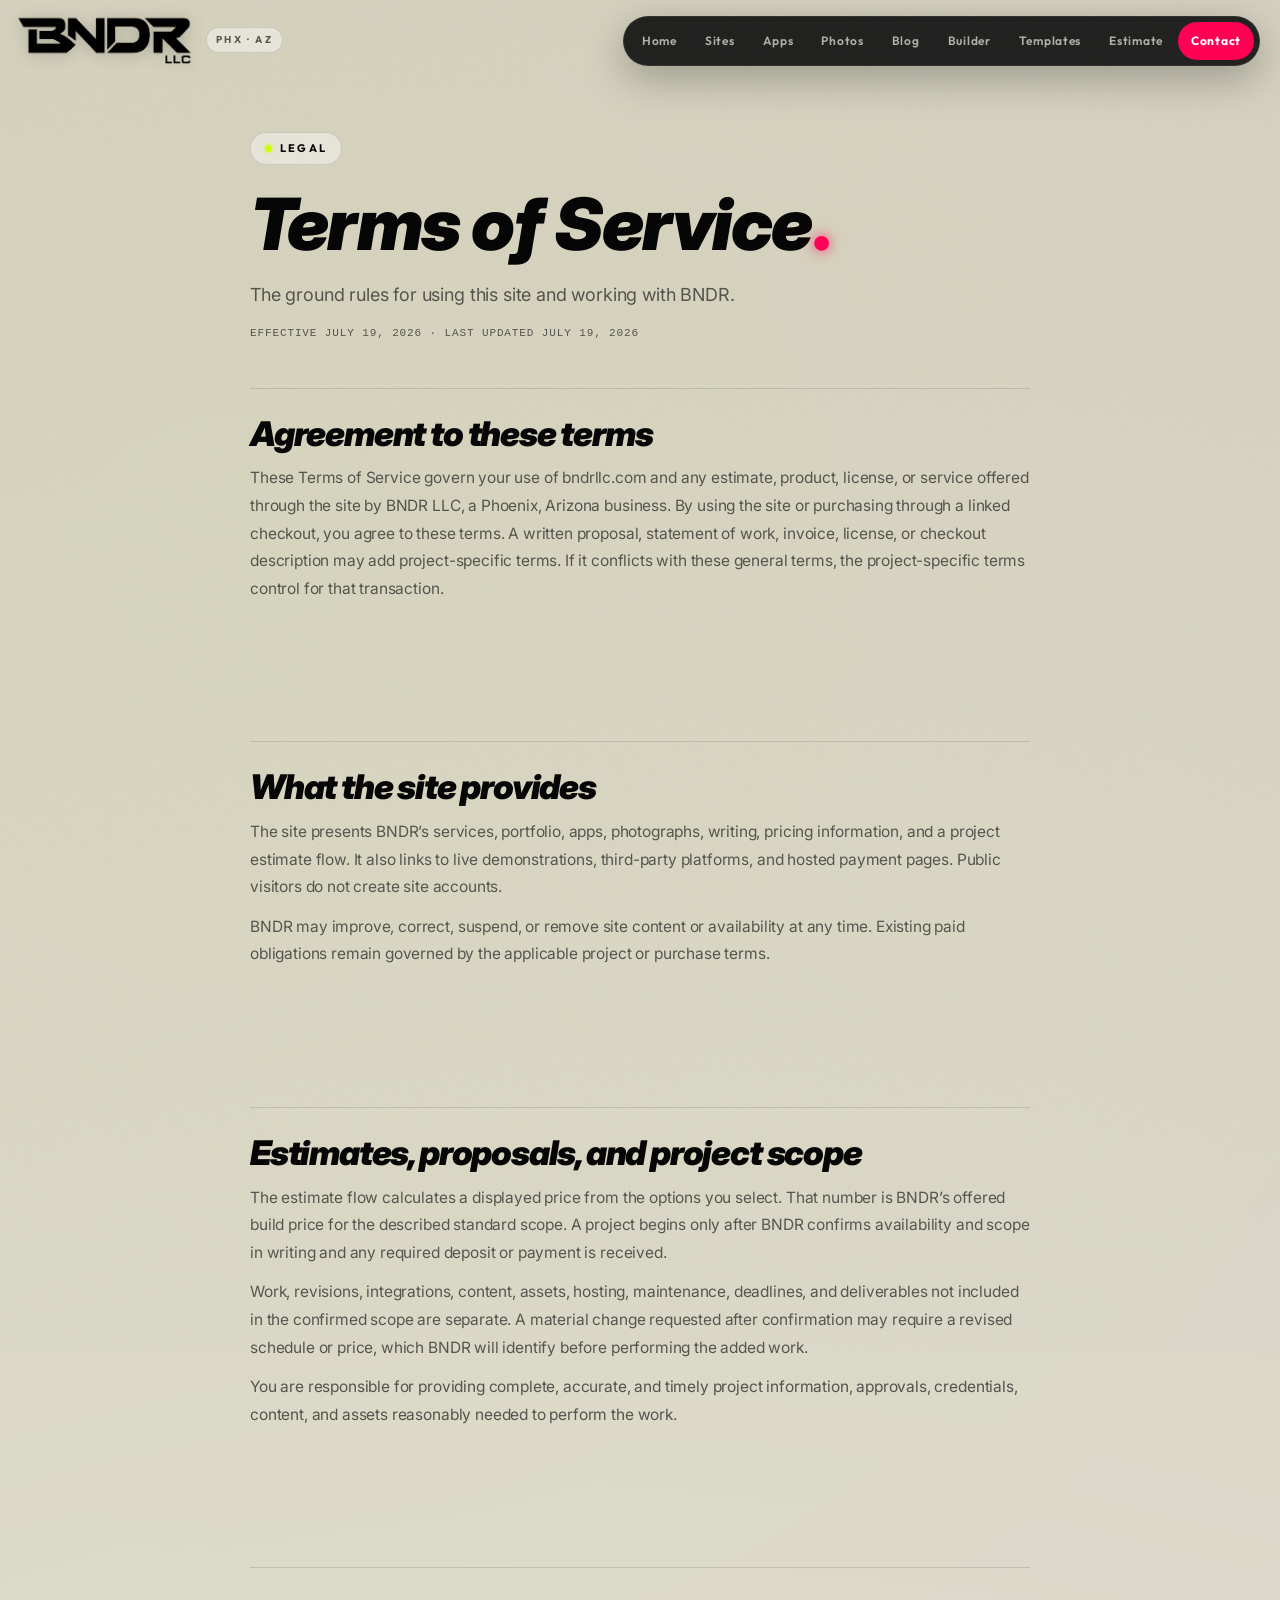
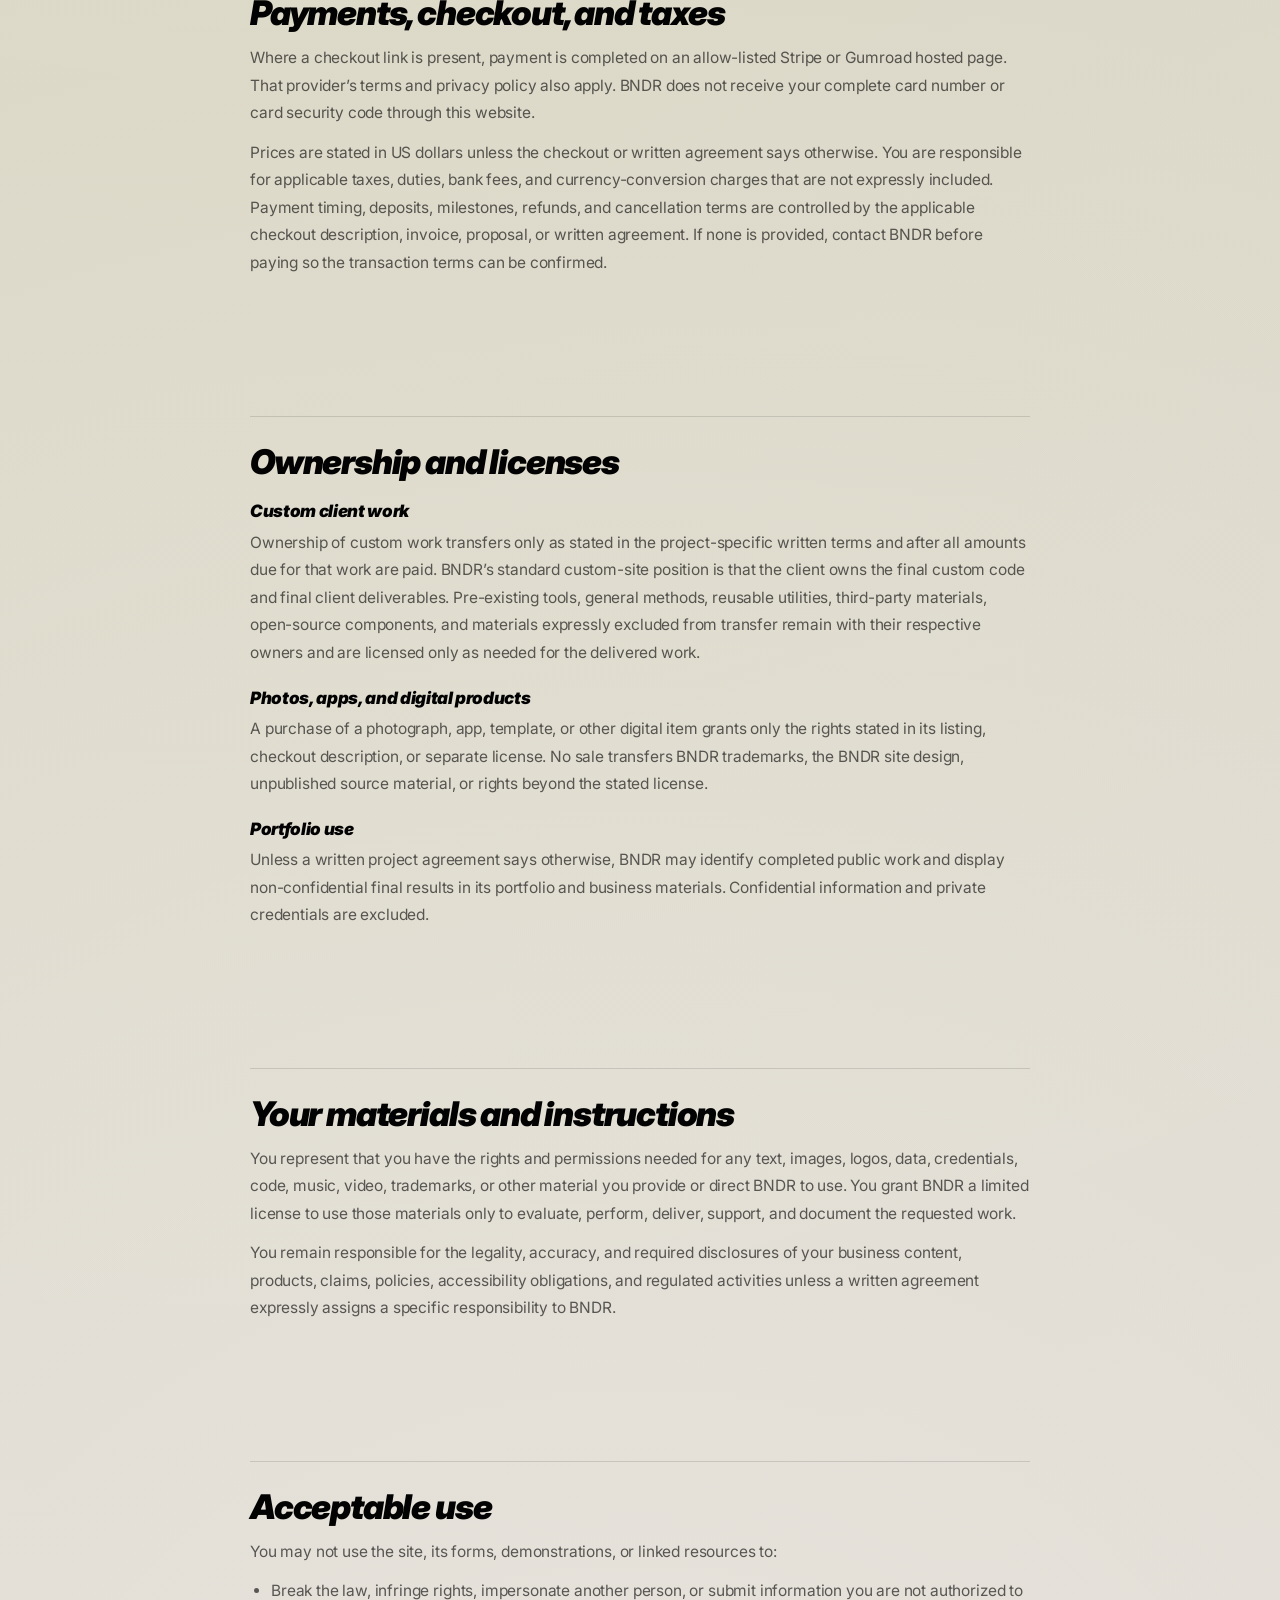
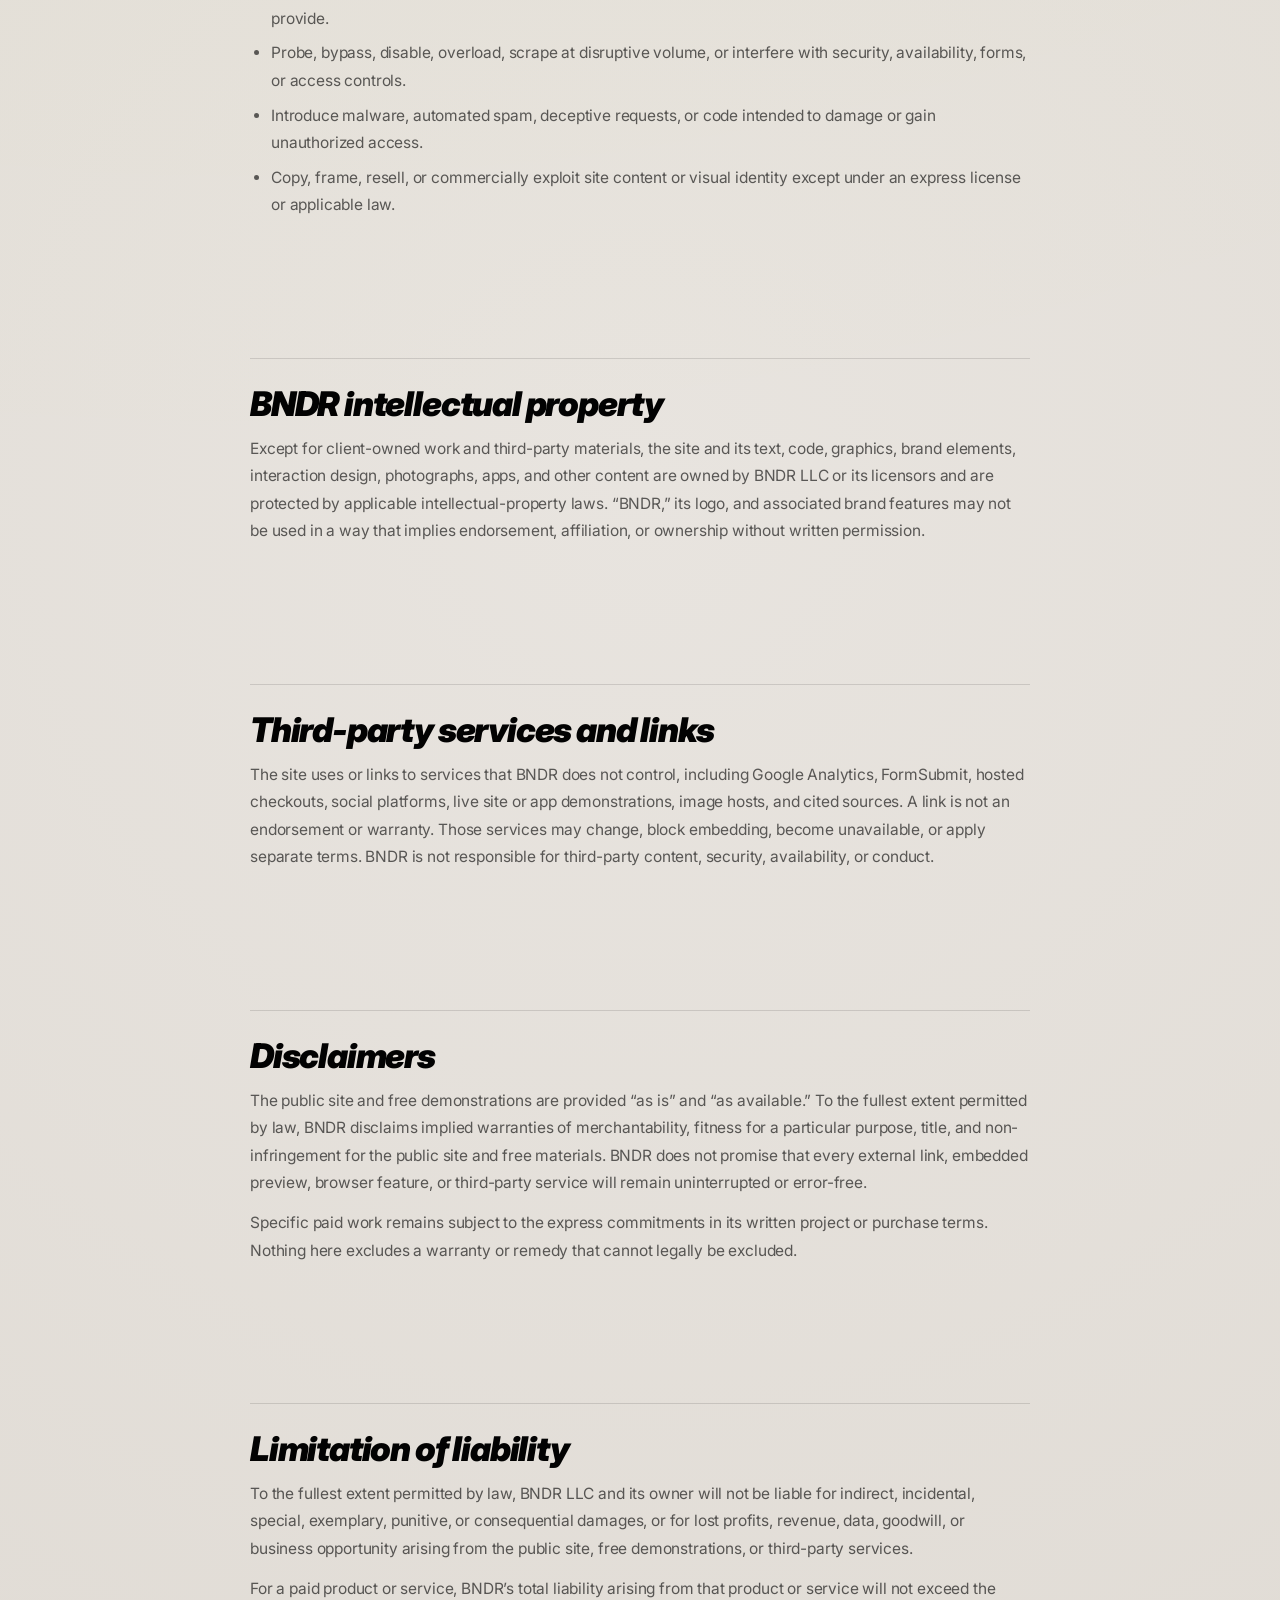
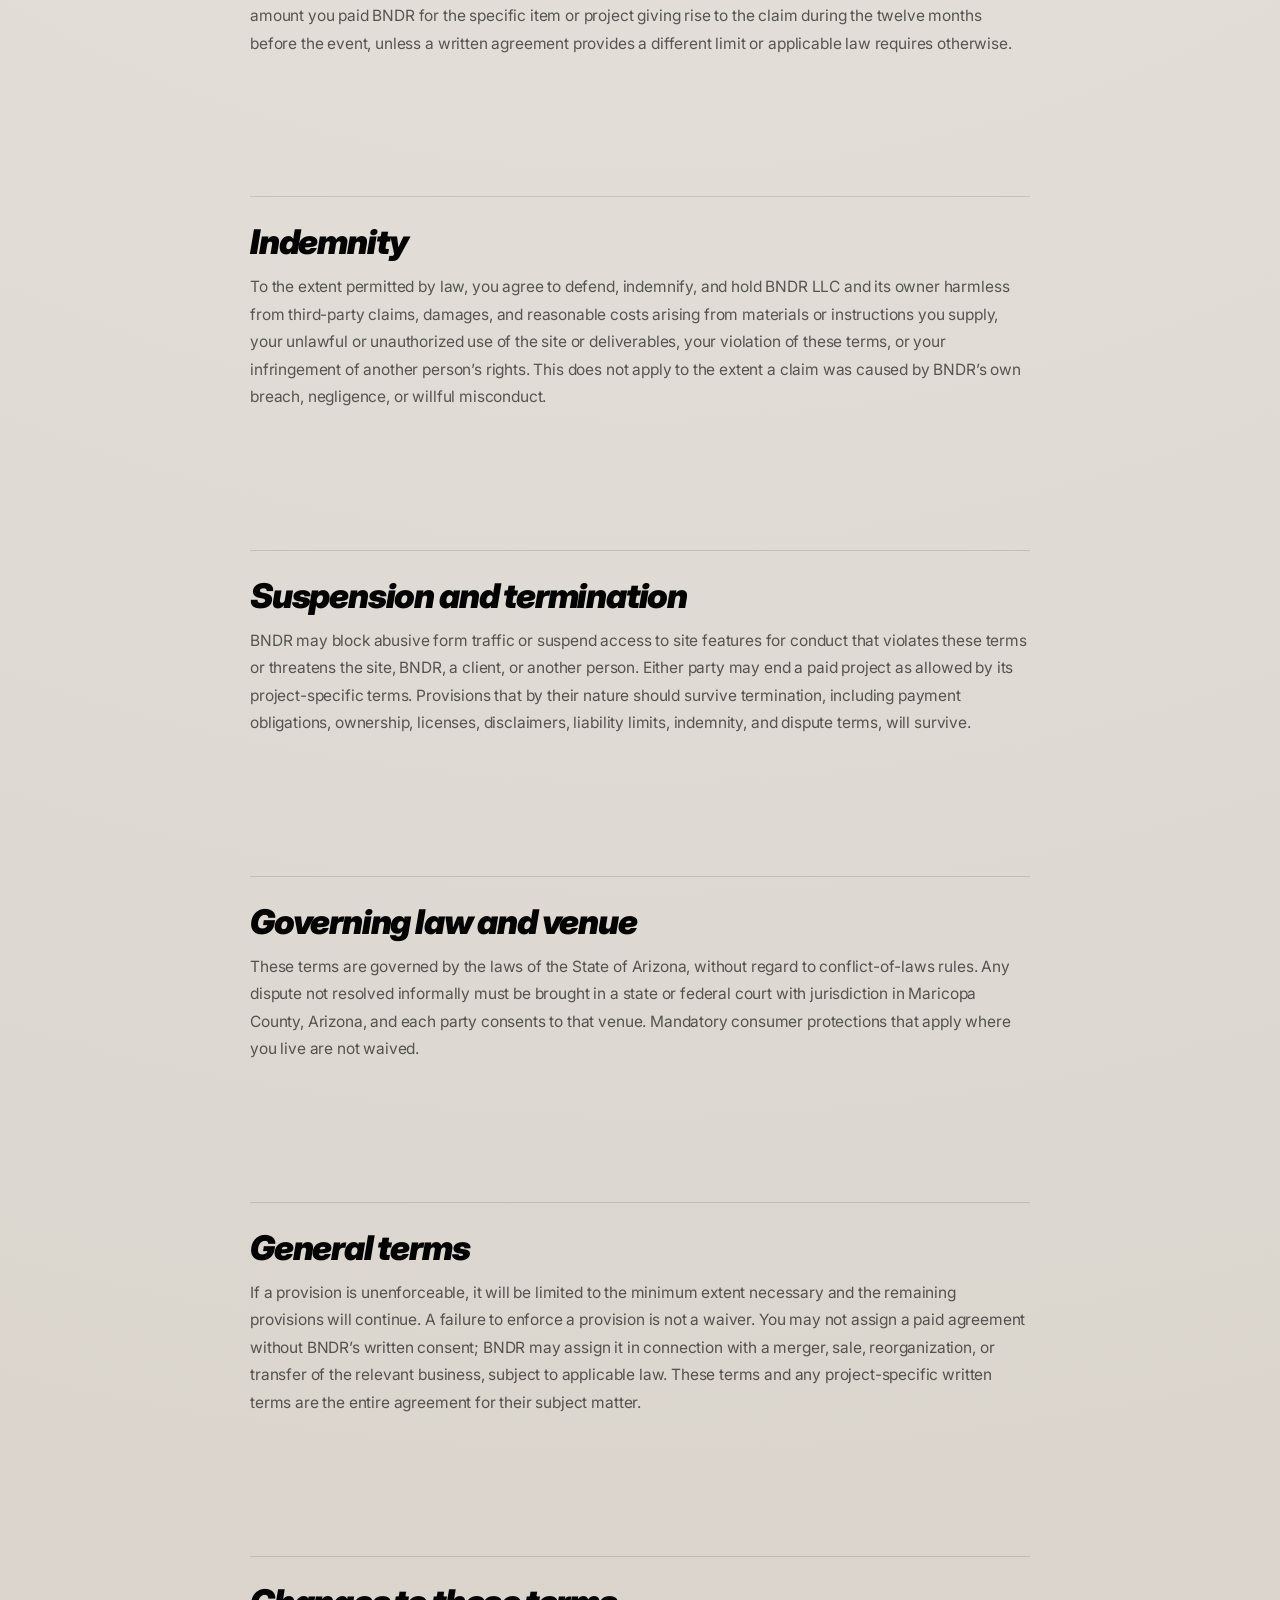
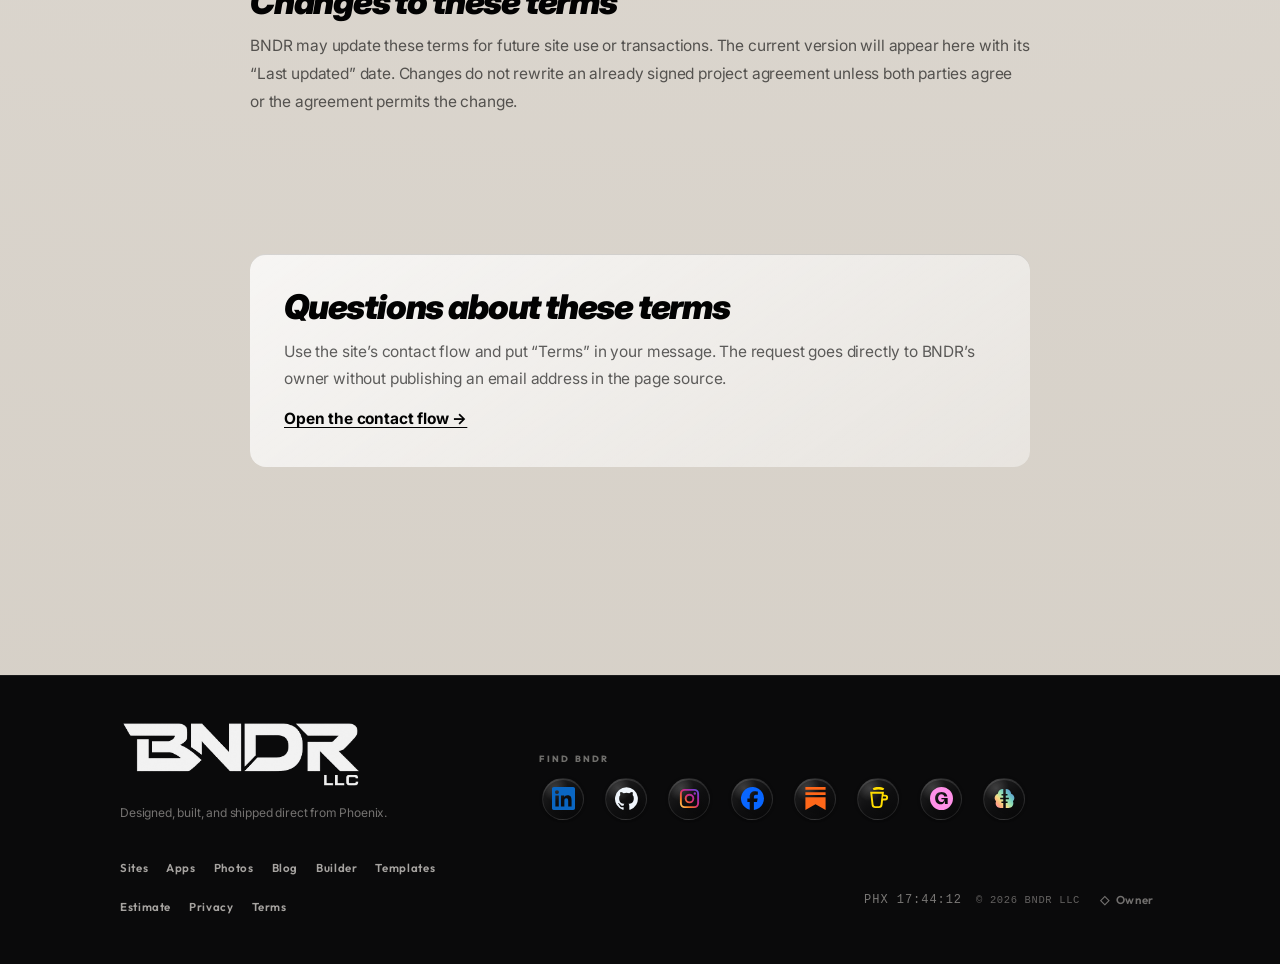
<file: terms.html>
<!DOCTYPE html>
<html lang="en">
<head>
  <script async src="https://www.googletagmanager.com/gtag/js?id=G-KY0GGGZZTG"></script>
  <script>window.dataLayer=window.dataLayer||[];function gtag(){dataLayer.push(arguments)}gtag("js",new Date());gtag("config","G-KY0GGGZZTG");</script>
  <meta charset="UTF-8" />
  <meta name="viewport" content="width=device-width, initial-scale=1.0, viewport-fit=cover, maximum-scale=5.0" />
  <title>Terms of Service — BNDR LLC | Phoenix, Arizona</title>
  <meta name="description" content="Terms governing use of bndrllc.com and purchases, estimates, licenses, and services offered by BNDR LLC." />
  <meta name="robots" content="index, follow" />
  <link rel="canonical" href="https://bndrllc.com/terms.html" />
  <meta name="theme-color" content="#E8E4DF" />
  <meta property="og:type" content="website" />
  <meta property="og:site_name" content="BNDR LLC" />
  <meta property="og:title" content="Terms of Service — BNDR LLC" />
  <meta property="og:description" content="Terms for using this site and working with BNDR LLC." />
  <meta property="og:url" content="https://bndrllc.com/terms.html" />
  <link rel="icon" type="image/png" sizes="32x32" href="assets/favicon-32.png?v=351" />
  <link rel="apple-touch-icon" href="assets/apple-touch-icon.png?v=351" />
  <link rel="preconnect" href="https://fonts.googleapis.com" />
  <link rel="preconnect" href="https://fonts.gstatic.com" crossorigin />
  <link href="https://fonts.googleapis.com/css2?family=Inter:ital,wght@0,400;0,600;0,800;1,900&family=Outfit:wght@600;700;800&display=swap" rel="stylesheet" />
  <link rel="stylesheet" href="css/bndr.css?v=3.5.1" />
</head>
<body class="legal-page" data-vibe="plasma">
  <a class="brand-mark" href="index.html" aria-label="BNDR — home">
    <img src="assets/bndr-logo.png" alt="BNDR LLC" decoding="async" fetchpriority="high"
         onerror="this.outerHTML='&lt;span class=&quot;brand-word&quot;&gt;BNDR™&lt;/span&gt;'" />
    <span class="brand-tag">PHX · AZ</span>
  </a>
  <nav class="nav-pill" aria-label="Main navigation">
    <a href="index.html">Home</a>
    <a href="sites.html">Sites</a>
    <a href="apps.html">Apps</a>
    <a href="photos.html">Photos</a>
    <a href="blog.html">Blog</a>
    <a href="builder.html">Builder</a>
    <a href="templates.html">Templates</a>
    <a href="estimate.html">Estimate</a>
    <a class="nav-cta" data-mailto="[BNDR] Terms question" href="#">Contact</a>
  </nav>

  <main>
    <div class="container legal-wrap">
      <header class="legal-hero io in">
        <div class="badge">Legal</div>
        <h1 class="display">Terms of Service<span style="color:var(--magenta)">.</span></h1>
        <p class="sub" style="margin-top:18px;max-width:62ch">The ground rules for using this site and working with BNDR.</p>
        <p class="legal-effective">Effective July 19, 2026 · Last updated July 19, 2026</p>
      </header>

      <article class="legal-document">
        <section>
          <h2>Agreement to these terms</h2>
          <p>These Terms of Service govern your use of bndrllc.com and any estimate, product, license, or service offered through the site by BNDR LLC, a Phoenix, Arizona business. By using the site or purchasing through a linked checkout, you agree to these terms. A written proposal, statement of work, invoice, license, or checkout description may add project-specific terms. If it conflicts with these general terms, the project-specific terms control for that transaction.</p>
        </section>

        <section>
          <h2>What the site provides</h2>
          <p>The site presents BNDR’s services, portfolio, apps, photographs, writing, pricing information, and a project estimate flow. It also links to live demonstrations, third-party platforms, and hosted payment pages. Public visitors do not create site accounts.</p>
          <p>BNDR may improve, correct, suspend, or remove site content or availability at any time. Existing paid obligations remain governed by the applicable project or purchase terms.</p>
        </section>

        <section>
          <h2>Estimates, proposals, and project scope</h2>
          <p>The estimate flow calculates a displayed price from the options you select. That number is BNDR’s offered build price for the described standard scope. A project begins only after BNDR confirms availability and scope in writing and any required deposit or payment is received.</p>
          <p>Work, revisions, integrations, content, assets, hosting, maintenance, deadlines, and deliverables not included in the confirmed scope are separate. A material change requested after confirmation may require a revised schedule or price, which BNDR will identify before performing the added work.</p>
          <p>You are responsible for providing complete, accurate, and timely project information, approvals, credentials, content, and assets reasonably needed to perform the work.</p>
        </section>

        <section>
          <h2>Payments, checkout, and taxes</h2>
          <p>Where a checkout link is present, payment is completed on an allow-listed Stripe or Gumroad hosted page. That provider’s terms and privacy policy also apply. BNDR does not receive your complete card number or card security code through this website.</p>
          <p>Prices are stated in US dollars unless the checkout or written agreement says otherwise. You are responsible for applicable taxes, duties, bank fees, and currency-conversion charges that are not expressly included. Payment timing, deposits, milestones, refunds, and cancellation terms are controlled by the applicable checkout description, invoice, proposal, or written agreement. If none is provided, contact BNDR before paying so the transaction terms can be confirmed.</p>
        </section>

        <section>
          <h2>Ownership and licenses</h2>
          <h3>Custom client work</h3>
          <p>Ownership of custom work transfers only as stated in the project-specific written terms and after all amounts due for that work are paid. BNDR’s standard custom-site position is that the client owns the final custom code and final client deliverables. Pre-existing tools, general methods, reusable utilities, third-party materials, open-source components, and materials expressly excluded from transfer remain with their respective owners and are licensed only as needed for the delivered work.</p>
          <h3>Photos, apps, and digital products</h3>
          <p>A purchase of a photograph, app, template, or other digital item grants only the rights stated in its listing, checkout description, or separate license. No sale transfers BNDR trademarks, the BNDR site design, unpublished source material, or rights beyond the stated license.</p>
          <h3>Portfolio use</h3>
          <p>Unless a written project agreement says otherwise, BNDR may identify completed public work and display non-confidential final results in its portfolio and business materials. Confidential information and private credentials are excluded.</p>
        </section>

        <section>
          <h2>Your materials and instructions</h2>
          <p>You represent that you have the rights and permissions needed for any text, images, logos, data, credentials, code, music, video, trademarks, or other material you provide or direct BNDR to use. You grant BNDR a limited license to use those materials only to evaluate, perform, deliver, support, and document the requested work.</p>
          <p>You remain responsible for the legality, accuracy, and required disclosures of your business content, products, claims, policies, accessibility obligations, and regulated activities unless a written agreement expressly assigns a specific responsibility to BNDR.</p>
        </section>

        <section>
          <h2>Acceptable use</h2>
          <p>You may not use the site, its forms, demonstrations, or linked resources to:</p>
          <ul>
            <li>Break the law, infringe rights, impersonate another person, or submit information you are not authorized to provide.</li>
            <li>Probe, bypass, disable, overload, scrape at disruptive volume, or interfere with security, availability, forms, or access controls.</li>
            <li>Introduce malware, automated spam, deceptive requests, or code intended to damage or gain unauthorized access.</li>
            <li>Copy, frame, resell, or commercially exploit site content or visual identity except under an express license or applicable law.</li>
          </ul>
        </section>

        <section>
          <h2>BNDR intellectual property</h2>
          <p>Except for client-owned work and third-party materials, the site and its text, code, graphics, brand elements, interaction design, photographs, apps, and other content are owned by BNDR LLC or its licensors and are protected by applicable intellectual-property laws. “BNDR,” its logo, and associated brand features may not be used in a way that implies endorsement, affiliation, or ownership without written permission.</p>
        </section>

        <section>
          <h2>Third-party services and links</h2>
          <p>The site uses or links to services that BNDR does not control, including Google Analytics, FormSubmit, hosted checkouts, social platforms, live site or app demonstrations, image hosts, and cited sources. A link is not an endorsement or warranty. Those services may change, block embedding, become unavailable, or apply separate terms. BNDR is not responsible for third-party content, security, availability, or conduct.</p>
        </section>

        <section>
          <h2>Disclaimers</h2>
          <p>The public site and free demonstrations are provided “as is” and “as available.” To the fullest extent permitted by law, BNDR disclaims implied warranties of merchantability, fitness for a particular purpose, title, and non-infringement for the public site and free materials. BNDR does not promise that every external link, embedded preview, browser feature, or third-party service will remain uninterrupted or error-free.</p>
          <p>Specific paid work remains subject to the express commitments in its written project or purchase terms. Nothing here excludes a warranty or remedy that cannot legally be excluded.</p>
        </section>

        <section>
          <h2>Limitation of liability</h2>
          <p>To the fullest extent permitted by law, BNDR LLC and its owner will not be liable for indirect, incidental, special, exemplary, punitive, or consequential damages, or for lost profits, revenue, data, goodwill, or business opportunity arising from the public site, free demonstrations, or third-party services.</p>
          <p>For a paid product or service, BNDR’s total liability arising from that product or service will not exceed the amount you paid BNDR for the specific item or project giving rise to the claim during the twelve months before the event, unless a written agreement provides a different limit or applicable law requires otherwise.</p>
        </section>

        <section>
          <h2>Indemnity</h2>
          <p>To the extent permitted by law, you agree to defend, indemnify, and hold BNDR LLC and its owner harmless from third-party claims, damages, and reasonable costs arising from materials or instructions you supply, your unlawful or unauthorized use of the site or deliverables, your violation of these terms, or your infringement of another person’s rights. This does not apply to the extent a claim was caused by BNDR’s own breach, negligence, or willful misconduct.</p>
        </section>

        <section>
          <h2>Suspension and termination</h2>
          <p>BNDR may block abusive form traffic or suspend access to site features for conduct that violates these terms or threatens the site, BNDR, a client, or another person. Either party may end a paid project as allowed by its project-specific terms. Provisions that by their nature should survive termination, including payment obligations, ownership, licenses, disclaimers, liability limits, indemnity, and dispute terms, will survive.</p>
        </section>

        <section>
          <h2>Governing law and venue</h2>
          <p>These terms are governed by the laws of the State of Arizona, without regard to conflict-of-laws rules. Any dispute not resolved informally must be brought in a state or federal court with jurisdiction in Maricopa County, Arizona, and each party consents to that venue. Mandatory consumer protections that apply where you live are not waived.</p>
        </section>

        <section>
          <h2>General terms</h2>
          <p>If a provision is unenforceable, it will be limited to the minimum extent necessary and the remaining provisions will continue. A failure to enforce a provision is not a waiver. You may not assign a paid agreement without BNDR’s written consent; BNDR may assign it in connection with a merger, sale, reorganization, or transfer of the relevant business, subject to applicable law. These terms and any project-specific written terms are the entire agreement for their subject matter.</p>
        </section>

        <section>
          <h2>Changes to these terms</h2>
          <p>BNDR may update these terms for future site use or transactions. The current version will appear here with its “Last updated” date. Changes do not rewrite an already signed project agreement unless both parties agree or the agreement permits the change.</p>
        </section>

        <section class="legal-contact">
          <h2>Questions about these terms</h2>
          <p>Use the site’s contact flow and put “Terms” in your message. The request goes directly to BNDR’s owner without publishing an email address in the page source.</p>
          <p><a href="estimate.html">Open the contact flow →</a></p>
        </section>
      </article>
    </div>
  </main>

  <footer class="site-footer" data-site-footer></footer>

  <script src="js/content.js?v=3.5.1"></script>
  <script src="js/md.js?v=3.5.1"></script>
  <script src="js/facts.js?v=3.5.1"></script>
  <script src="js/site.js?v=3.5.1" defer></script>
</body>
</html>
</file>
<file: css/bndr.css>
/* ═══════════════════════════════════════════════════════════════
   BNDR v3 — design system
   Brand DNA: bone canvas · void ink · plasma + magenta signals
   Inter 900 italic display · Outfit UI · glass panels · pill nav
   Mobile-first. No frameworks. No build step.
   ═══════════════════════════════════════════════════════════════ */

* { margin: 0; padding: 0; box-sizing: border-box; -webkit-font-smoothing: antialiased; text-rendering: optimizeLegibility; -webkit-tap-highlight-color: transparent; }

:root {
  --bone: #e8e4df;
  --bone-deep: #d5cfc6;
  --void: #020202;
  --charcoal: #0a0a0b;
  --plasma: #ccff00;
  --magenta: #ff0055;
  --ink-soft: rgba(2, 2, 2, 0.62);
  --ink-faint: rgba(2, 2, 2, 0.38);
  --line: rgba(2, 2, 2, 0.12);
  --glass: rgba(255, 255, 255, 0.42);
  --ease-premium: cubic-bezier(0.16, 1, 0.3, 1);
  --ease-out-expo: cubic-bezier(0.19, 1, 0.22, 1);
  --radius-soft: 16px;
  --radius-pill: 99px;
  /* vibe channel — categories rotate these, identity stays bone/void */
  --acc: var(--plasma);
  --acc-ink: #020202;
  --acc-soft: rgba(204, 255, 0, 0.16);
  --vibe-tint: rgba(204, 255, 0, 0.05);
  --frame-r: 16px;
}

html { scroll-behavior: smooth; overflow-x: clip; }

body {
  background-color: var(--bone);
  background-image:
    radial-gradient(circle at 18% 8%, var(--vibe-tint) 0%, transparent 46%),
    radial-gradient(circle at 50% 50%, var(--bone) 0%, var(--bone-deep) 100%);
  color: var(--void);
  font-family: "Inter", -apple-system, BlinkMacSystemFont, sans-serif;
  font-size: 16px;
  line-height: 1.55;
  letter-spacing: -0.01em;
  min-height: 100svh;
  display: flex;
  flex-direction: column;
  overflow-x: clip;
  transition: background-image 0.9s var(--ease-premium);
  animation: bodyIn 0.6s var(--ease-out-expo) both;
}
@keyframes bodyIn { from { opacity: 0; } to { opacity: 1; } }

h1, h2, h3 { font-family: "Inter", sans-serif; font-weight: 900; font-style: italic; letter-spacing: -0.02em; line-height: 1.08; text-wrap: balance; }

::selection { background: var(--plasma); color: var(--void); }
img { max-width: 100%; display: block; }
a { color: inherit; }
button { font: inherit; cursor: pointer; }

:focus-visible { outline: 2px solid var(--void); outline-offset: 3px; border-radius: 4px; }

/* grain — the room tone */
body::after {
  content: ""; position: fixed; inset: -50%; z-index: 90; pointer-events: none; opacity: 0.05;
  background-image: url("data:image/svg+xml,%3Csvg xmlns='http://www.w3.org/2000/svg' width='120' height='120'%3E%3Cfilter id='n'%3E%3CfeTurbulence type='fractalNoise' baseFrequency='0.85' numOctaves='2'/%3E%3C/filter%3E%3Crect width='120' height='120' filter='url(%23n)'/%3E%3C/svg%3E");
}

/* ── brand mark ─────────────────────────────────────────────── */
.brand-mark {
  position: fixed; top: 14px; left: 16px; z-index: 120;
  display: flex; align-items: center; gap: 10px; text-decoration: none;
}
.brand-mark img { height: 42px; width: auto; filter: drop-shadow(0 2px 8px rgba(2,2,2,0.18)); transition: transform 0.5s var(--ease-out-expo); }
.brand-mark:hover img { transform: rotate(-3deg) scale(1.05); }
.brand-tag { font-family: "Outfit", sans-serif; font-size: 10px; font-weight: 700; letter-spacing: 0.22em; color: var(--ink-soft); border: 1px solid var(--line); border-radius: var(--radius-pill); padding: 4px 9px; background: var(--glass); backdrop-filter: blur(8px); }
.brand-word { font-weight: 900; font-style: italic; font-size: 20px; letter-spacing: -0.03em; }

/* ── nav — pill dock: bottom on mobile, top-right on desktop ── */
.nav-pill {
  position: fixed; z-index: 120; bottom: max(14px, env(safe-area-inset-bottom)); left: 50%; transform: translateX(-50%);
  display: flex; align-items: center; gap: 2px;
  background: rgba(10, 10, 11, 0.88); backdrop-filter: blur(14px);
  border: 1px solid rgba(255,255,255,0.08); border-radius: var(--radius-pill);
  padding: 5px; box-shadow: 0 12px 40px rgba(2,2,2,0.28);
  max-width: calc(100vw - 20px); overflow-x: auto; scrollbar-width: none;
}
.nav-pill::-webkit-scrollbar { display: none; }
.nav-pill a {
  font-family: "Outfit", sans-serif; font-size: 12px; font-weight: 600; letter-spacing: 0.06em;
  color: rgba(232, 228, 223, 0.72); text-decoration: none; white-space: nowrap;
  padding: 9px 13px; border-radius: var(--radius-pill); transition: color 0.3s ease, background 0.4s var(--ease-premium);
  min-height: 38px; display: inline-flex; align-items: center;
}
.nav-pill a:hover { color: var(--bone); }
.nav-pill a[aria-current="page"] { background: var(--plasma); color: var(--void); font-weight: 700; }
.nav-pill a.nav-cta { background: var(--magenta); color: #fff; font-weight: 700; }

@media (min-width: 880px) {
  .nav-pill { bottom: auto; top: 16px; left: auto; right: 20px; transform: none; }
  .brand-mark img { height: 52px; }
}

/* ── layout primitives ──────────────────────────────────────── */
.container { width: 100%; max-width: 1120px; margin: 0 auto; padding: 0 20px; }
@media (min-width: 880px) { .container { padding: 0 40px; } }

main { flex: 1; padding: 108px 0 96px; }
@media (min-width: 880px) { main { padding-top: 132px; } }

section { margin-bottom: 72px; }
@media (min-width: 880px) { section { margin-bottom: 112px; } }

.badge {
  display: inline-flex; align-items: center; gap: 8px;
  font-family: "Outfit", sans-serif; font-size: 11px; font-weight: 700; letter-spacing: 0.2em; text-transform: uppercase;
  color: var(--void); background: var(--glass); border: 1px solid var(--line);
  border-radius: var(--radius-pill); padding: 7px 14px; margin-bottom: 20px; backdrop-filter: blur(6px);
}
.badge::before { content: ""; width: 7px; height: 7px; border-radius: 50%; background: var(--acc); box-shadow: 0 0 0 3px var(--acc-soft); transition: background 0.6s ease, box-shadow 0.6s ease; }

.display { font-size: clamp(34px, 8vw, 72px); }
.lead { font-size: clamp(26px, 5vw, 44px); margin-bottom: 14px; }
.sub { color: var(--ink-soft); font-size: clamp(16px, 2vw, 18px); max-width: 58ch; }

.glass-panel {
  background: var(--glass); border: 1px solid var(--line); border-radius: 24px;
  backdrop-filter: blur(10px); padding: 28px 22px;
}
@media (min-width: 880px) { .glass-panel { padding: 48px; } }

.grid-2 { display: grid; gap: 24px; }
@media (min-width: 880px) { .grid-2 { grid-template-columns: 1fr 1fr; gap: 48px; align-items: start; } }

/* ── hero ───────────────────────────────────────────────────── */
.hero { padding: 26px 0 0; }
.hero-logo { width: min(320px, 68vw); margin-bottom: 26px; }
.hero h1 { font-size: clamp(36px, 9vw, 84px); margin-bottom: 18px; }
.hero h1 em { font-style: italic; color: transparent; -webkit-text-stroke: 2px var(--void); }
.hero .dot { color: var(--magenta); }
.hero-desc { font-size: clamp(17px, 2.4vw, 21px); color: var(--ink-soft); max-width: 46ch; margin-bottom: 26px; }
.hero-values { display: flex; flex-wrap: wrap; gap: 8px; list-style: none; margin-bottom: 34px; }
.hero-values li {
  font-family: "Outfit", sans-serif; font-size: 12px; font-weight: 700; letter-spacing: 0.08em;
  border: 1px solid var(--void); border-radius: var(--radius-pill); padding: 8px 14px;
  transition: background 0.35s var(--ease-premium), color 0.35s;
}
.hero-values li:hover { background: var(--void); color: var(--plasma); }

.btn {
  display: inline-flex; align-items: center; gap: 10px; min-height: 48px;
  font-family: "Outfit", sans-serif; font-weight: 700; font-size: 14px; letter-spacing: 0.04em;
  padding: 12px 24px; border-radius: var(--radius-pill); text-decoration: none; border: 1px solid var(--void);
  transition: transform 0.4s var(--ease-out-expo), background 0.35s, color 0.35s, box-shadow 0.4s;
}
.btn:active { transform: scale(0.97); }
.btn-ink { background: var(--void); color: var(--bone); }
.btn-ink:hover { background: var(--charcoal); color: var(--plasma); box-shadow: 0 10px 30px rgba(2,2,2,0.25); transform: translateY(-2px); }
.btn-ghost { background: transparent; color: var(--void); }
.btn-ghost:hover { background: var(--void); color: var(--bone); transform: translateY(-2px); }
.btn-acc { background: var(--acc); color: var(--acc-ink); border-color: transparent; }
.btn-acc:hover { transform: translateY(-2px); box-shadow: 0 12px 32px var(--acc-soft); }

/* orb — CSS-only plasma signature, no WebGL cost */
.orb-wrap { position: relative; min-height: 200px; display: block; }
@media (max-width: 879.98px) {
  .orb-wrap { min-height: 232px; }
  .orb-wrap .orb { width: 196px; height: 196px; right: auto; left: 50%; margin-left: -98px; top: 12px; }
}
.orb {
  position: absolute; right: 4%; top: -30px; width: 300px; height: 300px; border-radius: 50%;
  background:
    radial-gradient(circle at 32% 30%, rgba(255,255,255,0.85) 0%, transparent 42%),
    radial-gradient(circle at 68% 72%, var(--magenta) 0%, transparent 52%),
    radial-gradient(circle at 50% 45%, var(--plasma) 0%, rgba(204,255,0,0.15) 68%);
  filter: blur(2px) saturate(1.1);
  animation: orbFloat 9s ease-in-out infinite;
  opacity: 0.85;
}
@keyframes orbFloat { 0%,100% { transform: translateY(0) rotate(0deg); } 50% { transform: translateY(-22px) rotate(6deg); } }

/* ── proof strip ────────────────────────────────────────────── */
.proof-grid { display: grid; gap: 14px; grid-template-columns: repeat(auto-fit, minmax(250px, 1fr)); }
.proof-card {
  background: var(--glass); border: 1px solid var(--line); border-radius: var(--radius-soft);
  padding: 22px 20px; display: flex; flex-direction: column; gap: 10px;
  transition: transform 0.5s var(--ease-out-expo), box-shadow 0.5s;
}
.proof-card:hover { transform: translateY(-4px); box-shadow: 0 14px 40px rgba(2,2,2,0.1); }
.proof-value { font-weight: 900; font-style: italic; font-size: 42px; letter-spacing: -0.03em; }
.proof-value b { color: var(--magenta); font-weight: 900; }
.proof-label { font-size: 14px; color: var(--ink-soft); flex: 1; }
.proof-src { font-family: "Outfit", sans-serif; font-size: 11.5px; font-weight: 600; letter-spacing: 0.04em; color: var(--void); text-decoration: none; border-bottom: 1px solid var(--line); align-self: flex-start; padding-bottom: 2px; }
.proof-src:hover { border-color: var(--magenta); color: var(--magenta); }

/* ── filter chips ───────────────────────────────────────────── */
.chips { display: flex; flex-wrap: wrap; gap: 8px; margin: 26px 0 30px; }
.chip {
  font-family: "Outfit", sans-serif; font-size: 12.5px; font-weight: 700; letter-spacing: 0.05em;
  background: transparent; color: var(--void); border: 1px solid var(--void); border-radius: var(--radius-pill);
  padding: 10px 18px; min-height: 44px;
  transition: background 0.4s var(--ease-premium), color 0.3s, border-color 0.4s, box-shadow 0.4s;
}
.chip:hover { background: rgba(2,2,2,0.06); }
.chip[aria-pressed="true"] { background: var(--void); color: var(--acc); border-color: var(--void); box-shadow: 0 8px 24px rgba(2,2,2,0.22); }

/* ── gallery grids (shared card physics) ────────────────────── */
.cards { display: grid; gap: 18px; grid-template-columns: repeat(auto-fill, minmax(270px, 1fr)); }
.card {
  position: relative; border-radius: var(--frame-r); overflow: hidden;
  background: var(--charcoal); color: var(--bone);
  border: 1px solid var(--line);
  transition: transform 0.55s var(--ease-out-expo), box-shadow 0.55s, opacity 0.45s var(--ease-premium), border-radius 0.6s var(--ease-premium);
  cursor: pointer;
}
.card:hover { transform: translateY(-6px); box-shadow: 0 22px 56px rgba(2,2,2,0.32); }
.card.is-hidden { opacity: 0; transform: scale(0.94); pointer-events: none; position: absolute; visibility: hidden; }
.card-media { aspect-ratio: 4 / 3; background-size: cover; background-position: center; transition: transform 0.8s var(--ease-premium), filter 0.6s; }
.card:hover .card-media { transform: scale(1.045); }
.card-body { padding: 16px 16px 18px; display: flex; flex-direction: column; gap: 8px; }
.card-kicker { font-family: "Outfit", sans-serif; font-size: 10.5px; font-weight: 700; letter-spacing: 0.2em; text-transform: uppercase; color: var(--acc); transition: color 0.5s; }
.card-title { font-size: 19px; font-weight: 900; font-style: italic; color: var(--bone); }
.card-note { font-size: 13.5px; color: rgba(232,228,223,0.66); }
.card-row { display: flex; align-items: center; justify-content: space-between; gap: 10px; margin-top: 6px; }
.price-tag { font-family: "Outfit", sans-serif; font-weight: 800; font-size: 15px; letter-spacing: 0.02em; color: var(--bone); }
.buy-btn {
  font-family: "Outfit", sans-serif; font-size: 12px; font-weight: 800; letter-spacing: 0.06em;
  background: var(--acc); color: var(--acc-ink); border: none; border-radius: var(--radius-pill);
  padding: 10px 16px; min-height: 40px;
  transition: transform 0.35s var(--ease-out-expo), box-shadow 0.35s, background 0.5s;
}
.buy-btn:hover { transform: translateY(-2px); box-shadow: 0 8px 22px var(--acc-soft); }

/* tall/wide photo rhythm */
.card[data-frame="tall"] .card-media { aspect-ratio: 3 / 4; }
.card[data-frame="wide"] { grid-column: span 1; }
@media (min-width: 880px) { .card[data-frame="wide"] { grid-column: span 2; } .card[data-frame="wide"] .card-media { aspect-ratio: 21 / 9; } }

/* ── website showcase rows ──────────────────────────────────── */
.show-row {
  display: grid; gap: 0; border: 1px solid var(--line); border-radius: 20px; overflow: hidden;
  background: var(--glass); backdrop-filter: blur(8px); margin-bottom: 16px;
  transition: transform 0.5s var(--ease-out-expo), box-shadow 0.5s, opacity 0.45s var(--ease-premium);
  cursor: pointer;
}
.show-row.is-hidden { display: none; }
.show-row:hover { transform: translateY(-3px); box-shadow: 0 16px 44px rgba(2,2,2,0.14); }
.show-meta { padding: 22px 20px; display: flex; flex-direction: column; gap: 8px; justify-content: center; }
.show-title { font-size: clamp(22px, 3.4vw, 32px); }
.show-note { color: var(--ink-soft); font-size: 14.5px; max-width: 52ch; }
.show-actions { display: flex; gap: 10px; margin-top: 10px; flex-wrap: wrap; }
.show-frame { position: relative; background: var(--charcoal); min-height: 210px; }
.show-frame iframe { width: 143%; height: 143%; transform: scale(0.7); transform-origin: 0 0; border: 0; pointer-events: none; background: #fff; }
.show-frame::after { content: ""; position: absolute; inset: 0; }
@media (min-width: 880px) {
  .show-row { grid-template-columns: minmax(0, 5fr) minmax(0, 7fr); }
  .show-frame { min-height: 300px; }
}

/* ── immersive modal ────────────────────────────────────────── */
.immersive {
  position: fixed; inset: 0; z-index: 200; display: none; flex-direction: column;
  background: rgba(2, 2, 2, 0.94); backdrop-filter: blur(10px);
}
.immersive.open { display: flex; animation: immersiveIn 0.45s var(--ease-out-expo); }
@keyframes immersiveIn { from { opacity: 0; transform: translateY(18px); } to { opacity: 1; transform: none; } }
.immersive-bar { display: flex; align-items: center; gap: 12px; padding: 14px max(16px, env(safe-area-inset-left)); color: var(--bone); }
.immersive-bar .dock-label { font-family: "Outfit", sans-serif; font-size: 11px; font-weight: 700; letter-spacing: 0.24em; color: var(--plasma); }
.immersive-bar .dock-title { font-weight: 900; font-style: italic; font-size: 16px; flex: 1; white-space: nowrap; overflow: hidden; text-overflow: ellipsis; }
.immersive-bar a { color: var(--bone); font-family: "Outfit", sans-serif; font-size: 12px; font-weight: 700; text-decoration: none; border: 1px solid rgba(255,255,255,0.25); border-radius: var(--radius-pill); padding: 8px 14px; }
.immersive-bar a:hover { border-color: var(--plasma); color: var(--plasma); }
.immersive-close { background: var(--bone); color: var(--void); border: none; border-radius: 50%; width: 40px; height: 40px; font-size: 17px; font-weight: 700; }
.immersive-stage { flex: 1; margin: 0 max(14px, env(safe-area-inset-left)) max(14px, env(safe-area-inset-bottom)); border-radius: 14px; overflow: hidden; background: #101010; position: relative; }
.immersive-stage iframe { width: 100%; height: 100%; border: 0; background: #fff; }
.immersive-stage img { width: 100%; height: 100%; object-fit: contain; }
.immersive-stage .stage-fallback { position: absolute; inset: 0; display: flex; align-items: center; justify-content: center; color: rgba(232,228,223,0.6); font-family: "Outfit", sans-serif; font-size: 13px; letter-spacing: 0.1em; }

/* ── purchase modal ─────────────────────────────────────────── */
.purchase {
  position: fixed; inset: 0; z-index: 210; display: none; align-items: flex-end; justify-content: center;
  background: rgba(2,2,2,0.55); backdrop-filter: blur(6px); padding: 14px;
}
.purchase.open { display: flex; }
.purchase-sheet {
  width: 100%; max-width: 460px; background: var(--bone); border-radius: 22px; padding: 26px 22px calc(26px + env(safe-area-inset-bottom));
  animation: sheetUp 0.5s var(--ease-out-expo); border: 1px solid var(--line);
}
@keyframes sheetUp { from { transform: translateY(40px); opacity: 0; } to { transform: none; opacity: 1; } }
@media (min-width: 880px) { .purchase { align-items: center; } }
.purchase-kicker { font-family: "Outfit", sans-serif; font-size: 10.5px; font-weight: 700; letter-spacing: 0.22em; text-transform: uppercase; color: var(--magenta); margin-bottom: 8px; }
.purchase-title { font-size: 26px; margin-bottom: 4px; }
.purchase-price { font-family: "Outfit", sans-serif; font-weight: 800; font-size: 18px; margin-bottom: 14px; }
.purchase-note { font-size: 13.5px; color: var(--ink-soft); margin-bottom: 20px; }
.purchase-actions { display: flex; flex-direction: column; gap: 10px; }
.purchase-actions .btn { justify-content: center; }
.purchase-close { margin-top: 14px; width: 100%; background: none; border: none; font-family: "Outfit", sans-serif; font-size: 12px; font-weight: 700; letter-spacing: 0.1em; color: var(--ink-faint); min-height: 44px; }

/* ── prose (rendered markdown) ──────────────────────────────── */
.prose { max-width: 720px; font-size: 17px; line-height: 1.72; }
.prose > * + * { margin-top: 1.1em; }
.prose h2 { font-size: clamp(24px, 4vw, 32px); margin-top: 1.8em; }
.prose h3 { font-size: clamp(19px, 3vw, 24px); margin-top: 1.5em; }
.prose a { color: var(--void); text-decoration: none; border-bottom: 2px solid var(--plasma); transition: background 0.3s; }
.prose a:hover { background: var(--plasma); }
/* Pill buttons rendered inside prose (“See more”): the link accent they
   inherit — underside line and hover wash — is magenta. Color only. */
.prose a.btn { border-bottom-color: var(--magenta); }
.prose a.btn:hover { background: var(--magenta); }
.prose strong { font-weight: 800; }
.prose blockquote { border-left: 3px solid var(--magenta); padding-left: 18px; font-style: italic; color: var(--ink-soft); }
.prose ul, .prose ol { padding-left: 22px; }
.prose li + li { margin-top: 0.4em; }
.prose code { font-family: "Menlo", "Consolas", monospace; font-size: 0.88em; background: rgba(2,2,2,0.07); border-radius: 5px; padding: 2px 6px; }
.prose pre { background: var(--charcoal); color: var(--bone); border-radius: 12px; padding: 18px; overflow-x: auto; }
.prose pre code { background: none; padding: 0; color: inherit; }
.prose img { border-radius: 12px; }
.prose hr { border: 0; border-top: 1px solid var(--line); }

/* ── verified signal (facts layer) ──────────────────────────── */
.signal {
  border: 1px solid var(--line); border-left: 4px solid var(--plasma);
  background: var(--glass); backdrop-filter: blur(6px); border-radius: 12px;
  padding: 16px 18px; margin: 1.6em 0; max-width: 720px;
}
.signal-kicker { font-family: "Outfit", sans-serif; font-size: 10px; font-weight: 800; letter-spacing: 0.24em; text-transform: uppercase; color: var(--ink-soft); margin-bottom: 8px; display: flex; align-items: center; gap: 7px; }
.signal-kicker::before { content: ""; width: 6px; height: 6px; border-radius: 50%; background: var(--plasma); }
.signal-value { font-weight: 900; font-style: italic; font-size: 26px; margin-right: 8px; }
.signal-claim { font-size: 14px; color: var(--ink-soft); margin: 6px 0 10px; }
.signal a { font-family: "Outfit", sans-serif; font-size: 11.5px; font-weight: 700; letter-spacing: 0.04em; color: var(--void); text-decoration: none; border-bottom: 1px solid var(--line); }
.signal a:hover { color: var(--magenta); border-color: var(--magenta); }

/* ── blog index ─────────────────────────────────────────────── */
.post-list { display: grid; gap: 14px; max-width: 820px; }
.post-item {
  display: block; text-decoration: none; border: 1px solid var(--line); border-radius: 18px;
  background: var(--glass); backdrop-filter: blur(8px); padding: 24px 22px;
  transition: transform 0.5s var(--ease-out-expo), box-shadow 0.5s;
}
.post-item:hover { transform: translateY(-3px); box-shadow: 0 14px 40px rgba(2,2,2,0.12); }
.post-date { font-family: "Outfit", sans-serif; font-size: 11px; font-weight: 700; letter-spacing: 0.18em; text-transform: uppercase; color: var(--ink-faint); }
.post-item h2 { font-size: clamp(21px, 3.4vw, 28px); margin: 8px 0; }
.post-item p { color: var(--ink-soft); font-size: 15px; max-width: 62ch; }
.post-tags { display: flex; gap: 6px; flex-wrap: wrap; margin-top: 14px; }
.post-tags span { font-family: "Outfit", sans-serif; font-size: 10.5px; font-weight: 700; letter-spacing: 0.08em; border: 1px solid var(--line); border-radius: var(--radius-pill); padding: 4px 10px; color: var(--ink-soft); }
.article-head { max-width: 760px; margin-bottom: 40px; }
.article-head h1 { font-size: clamp(30px, 6vw, 54px); margin: 12px 0 16px; }

/* ── builder profile ────────────────────────────────────────── */
.pulse-grid { display: grid; gap: 14px; }
@media (min-width: 880px) { .pulse-grid { grid-template-columns: repeat(3, 1fr); } }
.pulse-col { border: 1px solid var(--line); border-radius: 18px; background: var(--glass); backdrop-filter: blur(8px); padding: 22px 20px; }
.pulse-col h3 { font-size: 13px; font-style: normal; font-family: "Outfit", sans-serif; font-weight: 800; letter-spacing: 0.2em; text-transform: uppercase; display: flex; align-items: center; gap: 8px; margin-bottom: 16px; }
.pulse-col h3 i { width: 8px; height: 8px; border-radius: 50%; font-style: normal; }
.pulse-col[data-state="shipped"] h3 i { background: var(--plasma); box-shadow: 0 0 0 3px rgba(204,255,0,0.25); }
.pulse-col[data-state="motion"] h3 i { background: var(--magenta); box-shadow: 0 0 0 3px rgba(255,0,85,0.18); animation: pulseDot 1.8s ease-in-out infinite; }
.pulse-col[data-state="next"] h3 i { background: var(--ink-faint); }
@keyframes pulseDot { 0%,100% { transform: scale(1); } 50% { transform: scale(1.45); } }
.pulse-item { padding: 12px 0; border-top: 1px solid var(--line); }
.pulse-item:first-of-type { border-top: 0; }
.pulse-item b { display: block; font-weight: 800; font-size: 15px; }
.pulse-item span { font-size: 13.5px; color: var(--ink-soft); }

/* ── finished site footer ─────────────────────────────────────
   Deliberately component-scoped: dashboard.html shares this file. */
.site-footer {
  background: var(--charcoal); color: rgba(232,228,223,0.72);
  padding: 42px 0 calc(96px + env(safe-area-inset-bottom)); margin-top: auto;
  border-top: 1px solid rgba(255,255,255,0.07);
}
.site-footer-shell {
  display: grid; grid-template-columns: minmax(220px, 0.8fr) minmax(440px, 1.45fr);
  grid-template-areas: "identity connect" "links meta";
  gap: 30px clamp(34px, 6vw, 88px); align-items: end;
}
.site-footer-identity { grid-area: identity; min-width: 0; }
.site-footer-logo { display: inline-flex; align-items: center; min-height: 44px; max-width: min(246px, 76vw); }
.site-footer-logo img { display: block; width: 100%; height: auto; filter: invert(1) brightness(1.3); opacity: 0.95; }
.site-footer-word { color: var(--bone); font-family: "Outfit", sans-serif; font-size: 28px; font-style: italic; font-weight: 800; letter-spacing: -0.04em; }
.site-footer-word sup { color: var(--plasma); font-size: 10px; margin-left: 2px; }
.site-footer-identity p { margin-top: 9px; color: rgba(232,228,223,0.48); font-size: 12px; line-height: 1.55; }
.site-footer-connect { grid-area: connect; min-width: 0; }
.site-footer-kicker {
  display: block; margin-bottom: 9px; color: rgba(232,228,223,0.46);
  font-family: "Outfit", sans-serif; font-size: 9px; font-weight: 800; letter-spacing: 0.25em; text-transform: uppercase;
}
.site-footer-socials { display: flex; flex-wrap: wrap; gap: 9px clamp(9px, 1.2vw, 15px); align-items: center; }
.site-footer-social {
  --brand: #fff; position: relative; isolation: isolate; display: grid; place-items: center;
  width: 48px; height: 48px; flex: 0 0 48px; border-radius: 50%; color: var(--brand); text-decoration: none;
  outline-offset: 4px; -webkit-tap-highlight-color: transparent; overflow: hidden;
  transform: translateZ(0); transition: transform 0.42s var(--ease-out-expo), filter 0.35s ease;
}
.site-footer-social::before {
  content: ""; position: absolute; inset: 3px; z-index: -1; border-radius: inherit;
  background:
    radial-gradient(circle at 31% 24%, rgba(255,255,255,0.18), transparent 31%),
    linear-gradient(145deg, rgba(255,255,255,0.105), rgba(255,255,255,0.025) 55%, rgba(0,0,0,0.14));
  border: 1px solid rgba(255,255,255,0.1); box-shadow: inset 0 1px 0 rgba(255,255,255,0.12), 0 8px 22px rgba(0,0,0,0.2);
}
.site-footer-social::after {
  content: ""; position: absolute; inset: 2px; z-index: 2; pointer-events: none; border-radius: inherit;
  background: linear-gradient(118deg, transparent 27%, rgba(255,255,255,0.08) 38%, rgba(255,255,255,0.92) 48%, rgba(255,255,255,0.12) 58%, transparent 70%);
  opacity: 0; transform: translateX(-155%) rotate(-14deg); mix-blend-mode: screen;
}
.site-footer-social svg { position: relative; z-index: 1; width: 23px; height: 23px; fill: var(--brand); filter: drop-shadow(0 1px 5px rgba(0,0,0,0.34)); }
.site-footer-social:focus-visible { outline: 2px solid var(--plasma); }
.site-footer-social.is-glinting::after { animation: footerGlassSweep 0.78s var(--ease-premium) both !important; }
.site-footer-links {
  grid-area: links; display: flex; flex-wrap: wrap; gap: 9px 18px; align-items: center;
}
.site-footer-links a, .site-footer-owner {
  color: rgba(232,228,223,0.7); text-decoration: none; font-family: "Outfit", sans-serif;
  font-size: 11.5px; font-weight: 600; letter-spacing: 0.055em; transition: color 0.3s ease;
}
.site-footer-links a { min-height: 30px; display: inline-flex; align-items: center; }
.site-footer-links a:hover, .site-footer-owner:hover { color: var(--plasma); }
.site-footer-meta {
  grid-area: meta; display: flex; flex-wrap: wrap; justify-content: flex-end; align-items: center;
  gap: 5px 14px; color: rgba(232,228,223,0.4); font-family: "Menlo", "Consolas", monospace;
  font-size: 10.5px; letter-spacing: 0.06em;
}
.site-footer-owner { display: inline-flex; align-items: center; justify-content: center; gap: 6px; min-width: 66px; min-height: 44px; opacity: 0.67; }
.phx-clock { font-family: "Menlo", "Consolas", monospace; font-size: 12px; letter-spacing: 0.08em; color: rgba(232,228,223,0.5); }

@keyframes footerGlassSweep {
  0% { opacity: 0; transform: translateX(-155%) rotate(-14deg); }
  18% { opacity: 0.8; }
  62% { opacity: 0.7; }
  100% { opacity: 0; transform: translateX(155%) rotate(-14deg); }
}
@keyframes footerAmbientGlass {
  0%, 83%, 100% { opacity: 0; transform: translateX(-155%) rotate(-14deg); }
  86% { opacity: 0.55; }
  92% { opacity: 0; transform: translateX(155%) rotate(-14deg); }
}
@media (hover: hover) and (pointer: fine) {
  .site-footer-social:hover { transform: translateY(-3px) scale(1.045); filter: brightness(1.08); }
  .site-footer-social:hover::after { animation: footerGlassSweep 0.78s var(--ease-premium) both; }
}

/* ═══════════════ v3.5 — PRECISION POLISH ═══════════════
   Public component refinements only. Dashboard rules remain explicitly
   scoped under body.dash so the shared stylesheet cannot contaminate it. */

/* A single signal treatment for sentence-ending display punctuation. */
.title-dot {
  display: inline-block;
  color: var(--magenta);
  font-style: normal;
  -webkit-text-stroke: 0;
  text-shadow:
    0 0 0.16em rgba(255, 0, 85, 0.72),
    0 0 0.42em rgba(255, 0, 85, 0.34),
    0 0 0.82em rgba(255, 0, 85, 0.16);
}

/* The outlined phrase keeps air between glyphs and gains restrained depth. */
.hero h1 em {
  display: inline-block;
  color: rgba(232, 228, 223, 0.16);
  -webkit-text-fill-color: rgba(232, 228, 223, 0.16);
  -webkit-text-stroke: clamp(1.35px, 0.024em, 2px) var(--void);
  paint-order: stroke fill;
  letter-spacing: 0.06em;
  filter: drop-shadow(7px 9px 14px rgba(2, 2, 2, 0.12));
}
.hero .dot { color: var(--magenta); }

/* Refined instrument-like value keys: light travels over the hairline rather
   than replacing the whole pill with a heavy block fill. */
.hero-values { gap: clamp(9px, 1.2vw, 16px); }
.hero-values li {
  position: relative;
  isolation: isolate;
  overflow: hidden;
  min-height: 44px;
  display: inline-flex;
  align-items: center;
  padding: 10px clamp(17px, 2vw, 25px);
  background: rgba(255, 255, 255, 0.08);
  box-shadow: inset 0 0 0 1px rgba(255, 255, 255, 0.28);
  transition: border-color 0.45s var(--ease-premium), letter-spacing 0.55s var(--ease-premium), background 0.45s ease;
}
.hero-values li::before {
  content: "";
  position: absolute;
  z-index: -1;
  inset: -1px;
  background: linear-gradient(105deg, transparent 18%, rgba(255,255,255,0.54) 44%, rgba(204,255,0,0.18) 52%, transparent 72%);
  transform: translateX(-130%);
  transition: transform 0.78s var(--ease-premium);
}
.hero-values li::after {
  content: "";
  position: absolute;
  inset: 5px;
  z-index: -1;
  border-radius: inherit;
  border: 1px solid transparent;
  transition: border-color 0.45s ease;
}
.hero-values li:hover {
  color: var(--void);
  background: rgba(255,255,255,0.14);
  border-color: rgba(2,2,2,0.72);
  letter-spacing: 0.095em;
  transform: none;
  box-shadow: inset 0 0 0 1px rgba(255,255,255,0.36);
}
.hero-values li:hover::before { transform: translateX(130%); }
.hero-values li:hover::after { border-color: rgba(255,0,85,0.18); }

/* Professional external-link mark; avoids platform-dependent emoji glyphs. */
.link-arrow {
  display: inline-flex;
  width: 0.9em;
  height: 0.9em;
  margin-left: 0.28em;
  vertical-align: -0.06em;
  transition: transform 0.35s var(--ease-premium);
}
.link-arrow svg { width: 100%; height: 100%; display: block; fill: none; stroke: currentColor; stroke-width: 1.8; stroke-linecap: round; stroke-linejoin: round; }
a:hover .link-arrow { transform: translate(2px, -2px); }

/* The mobile dock is one honest horizontal rail. It never squeezes or clips
   labels; the user can pan it with the same inertial gesture as the page. */
@media (max-width: 879.98px) {
  .nav-pill {
    width: calc(100vw - 20px);
    justify-content: flex-start;
    overscroll-behavior-inline: contain;
    scroll-snap-type: x proximity;
    -webkit-overflow-scrolling: touch;
  }
  .nav-pill a { flex: 0 0 auto; scroll-snap-align: nearest; }
  .hero .dot { color: var(--magenta); }
  .hero .dot::after { display: none; }
}

/* ── Estimate: complete responsive component system ─────────── */
#intake-root {
  max-width: 1080px;
  margin-inline: auto;
}
.intake-layout {
  display: grid;
  gap: clamp(20px, 3vw, 34px);
  align-items: start;
}
.intake-question-list { display: grid; gap: 14px; min-width: 0; }
.intake-step {
  position: relative;
  min-width: 0;
  padding: clamp(20px, 3.1vw, 30px);
  border: 1px solid var(--line);
  border-radius: 20px;
  background: linear-gradient(145deg, rgba(255,255,255,0.54), rgba(255,255,255,0.25));
  backdrop-filter: blur(8px);
  box-shadow: 0 12px 36px rgba(2,2,2,0.045);
}
.intake-step h2 {
  display: flex;
  align-items: baseline;
  gap: 10px;
  font-size: clamp(20px, 2.6vw, 28px);
  margin-bottom: 5px;
}
.step-num {
  flex: none;
  color: var(--magenta);
  font-family: "Outfit", sans-serif;
  font-size: 0.52em;
  font-style: normal;
  font-weight: 800;
  letter-spacing: 0.13em;
  text-shadow: 0 0 14px rgba(255,0,85,0.24);
}
.step-sub { color: var(--ink-soft); font-size: 13px; line-height: 1.55; }
.intake-step > .step-sub { margin: 0 0 17px 0; }
.opt-grid {
  display: grid;
  grid-template-columns: repeat(auto-fit, minmax(min(100%, 210px), 1fr));
  gap: 9px;
  margin-top: 18px;
}
.opt {
  position: relative;
  min-width: 0;
  min-height: 56px;
  padding: 13px 42px 13px 15px;
  text-align: left;
  color: var(--void);
  background: rgba(232,228,223,0.52);
  border: 1px solid rgba(2,2,2,0.18);
  border-radius: 13px;
  font-family: "Outfit", sans-serif;
  font-size: 13px;
  font-weight: 700;
  line-height: 1.25;
  letter-spacing: 0.018em;
  box-shadow: inset 0 1px 0 rgba(255,255,255,0.54);
  transition: border-color 0.28s ease, background 0.32s ease, transform 0.36s var(--ease-premium), box-shadow 0.36s ease;
}
.opt::after {
  content: "";
  position: absolute;
  top: 50%; right: 15px;
  width: 10px; height: 10px;
  border: 1px solid rgba(2,2,2,0.46);
  border-radius: 50%;
  transform: translateY(-50%);
  transition: background 0.25s ease, box-shadow 0.3s ease, border-color 0.25s ease;
}
.opt:hover { transform: translateY(-1px); border-color: rgba(2,2,2,0.56); background: rgba(255,255,255,0.52); }
.opt[aria-pressed="true"] {
  background: var(--void);
  color: var(--bone);
  border-color: var(--void);
  box-shadow: 0 10px 24px rgba(2,2,2,0.15);
}
.opt[aria-pressed="true"]::after {
  background: var(--plasma);
  border-color: var(--plasma);
  box-shadow: 0 0 0 4px rgba(204,255,0,0.15), 0 0 15px rgba(204,255,0,0.24);
}
.opt-price { display: block; margin-top: 4px; color: inherit; font-size: 11px; font-weight: 700; opacity: 0.64; }
.intake-result { min-width: 0; display: grid; gap: 14px; }
.intake-quote {
  position: relative;
  overflow: hidden;
  padding: 24px;
  border-radius: 20px;
  background: var(--charcoal);
  color: var(--bone);
  border: 1px solid rgba(255,255,255,0.09);
  box-shadow: 0 20px 48px rgba(2,2,2,0.18);
}
.intake-quote::before {
  content: "";
  position: absolute;
  width: 190px; height: 190px;
  right: -90px; top: -115px;
  border-radius: 50%;
  background: radial-gradient(circle, rgba(204,255,0,0.22), transparent 68%);
  pointer-events: none;
}
.intake-quote > div { display: grid; gap: 2px; margin-bottom: 14px; }
.q-label { font-family: "Outfit", sans-serif; font-size: 10px; font-weight: 800; letter-spacing: 0.2em; text-transform: uppercase; color: rgba(232,228,223,0.5); }
.q-value { font-size: clamp(28px, 5vw, 42px); line-height: 1.08; font-weight: 900; font-style: italic; color: var(--plasma); letter-spacing: -0.035em; }
.q-note { display: block; color: rgba(232,228,223,0.58); font-size: 12px; line-height: 1.55; }
.intake-form { margin-top: 18px; }
.if-grid { display: grid; gap: 13px; }
.intake-field { margin-bottom: 13px; }
.intake-field label {
  display: block;
  margin-bottom: 6px;
  color: var(--ink-soft);
  font-family: "Outfit", sans-serif;
  font-size: 10px;
  font-weight: 800;
  letter-spacing: 0.13em;
  text-transform: uppercase;
}
.intake-field input,
.intake-field textarea {
  width: 100%;
  min-height: 46px;
  padding: 11px 13px;
  color: var(--void);
  background: rgba(255,255,255,0.5);
  border: 1px solid rgba(2,2,2,0.18);
  border-radius: 11px;
  font: inherit;
  font-size: 14px;
  resize: vertical;
  transition: border-color 0.25s ease, box-shadow 0.25s ease, background 0.25s ease;
}
.intake-field input:focus,
.intake-field textarea:focus { outline: 0; border-color: var(--void); background: rgba(255,255,255,0.72); box-shadow: 0 0 0 3px rgba(2,2,2,0.08); }
.hp-wrap { position: absolute !important; width: 1px; height: 1px; overflow: hidden; clip-path: inset(50%); white-space: nowrap; }
.intake-status { margin-top: 15px; padding: 13px 15px; border-radius: 11px; font-size: 13px; }
.intake-status.ok { background: rgba(204,255,0,0.16); border: 1px solid rgba(120,150,0,0.28); }
.intake-status.err { background: rgba(255,0,85,0.08); border: 1px solid rgba(255,0,85,0.24); }
.intake-status a { font-weight: 800; text-underline-offset: 3px; }
@media (min-width: 900px) {
  .intake-layout { grid-template-columns: minmax(0, 1.62fr) minmax(300px, 0.88fr); }
  .intake-result { position: sticky; top: 104px; }
  .if-grid { grid-template-columns: 1fr 1fr; }
}
@media (max-width: 899.98px) {
  .intake-layout { grid-template-columns: 1fr; }
  .intake-step { border-radius: 17px; }
  .opt-grid { grid-template-columns: 1fr; }
}

/* Builder mission: the first Markdown heading should begin the card, not
   inherit article spacing intended for headings lower in long-form copy. */
.builder-page .mission-panel { padding-block: clamp(30px, 5vw, 54px); }
.builder-page .mission-panel [data-md="builder.missionMd"] > h2:first-child { margin-top: 0.2em; }
.builder-page .mission-panel .prose { max-width: 760px; }

/* ── Lightweight custom cursor (fine pointers only) ─────────── */
@media (hover: hover) and (pointer: fine) {
  body:not(.dash).cursor-ready,
  body:not(.dash).cursor-ready a,
  body:not(.dash).cursor-ready button,
  body:not(.dash).cursor-ready .card,
  body:not(.dash).cursor-ready .orb { cursor: none !important; }
  body:not(.dash).cursor-ready input,
  body:not(.dash).cursor-ready textarea,
  body:not(.dash).cursor-ready [contenteditable="true"] { cursor: text !important; }
  body:not(.dash).cursor-ready select { cursor: default !important; }
  .bndr-cursor-dot,
  .bndr-cursor-ring {
    position: fixed;
    left: 0; top: 0;
    z-index: 500;
    pointer-events: none;
    opacity: 0;
    border-radius: 50%;
    will-change: transform;
  }
  .cursor-ready .bndr-cursor-dot,
  .cursor-ready .bndr-cursor-ring { opacity: 1; }
  .bndr-cursor-dot { width: 5px; height: 5px; background: var(--magenta); box-shadow: 0 0 10px rgba(255,0,85,0.66); }
  .bndr-cursor-ring { width: 18px; height: 18px; border: 1px solid rgba(2,2,2,0.34); box-shadow: inset 0 0 0 1px rgba(255,255,255,0.22); transition: width 0.32s var(--ease-premium), height 0.32s var(--ease-premium), border-color 0.25s ease, background 0.25s ease, opacity 0.2s ease; }
  /* the satellite: a magenta arc in slow orbit — it hunts faster over targets */
  .bndr-cursor-ring::before {
    content: ""; position: absolute; inset: -2px; border-radius: 50%;
    border: 1px solid transparent; border-top-color: var(--magenta);
    animation: cursorOrbit 2.8s linear infinite;
    will-change: transform;
  }
  @keyframes cursorOrbit { to { transform: rotate(360deg); } }
  .bndr-cursor-ring.is-action { width: 26px; height: 26px; border-color: rgba(2,2,2,0.55); background: rgba(255,0,85,0.05); }
  .bndr-cursor-ring.is-action::before { border-right-color: rgba(255,0,85,0.5); animation-duration: 0.85s; }
  .bndr-cursor-ring.is-native,
  .bndr-cursor-dot.is-native { opacity: 0; }
}

/* Small public status notices for meaningful asynchronous actions only. */
.site-notice {
  position: fixed;
  left: 50%;
  bottom: calc(82px + env(safe-area-inset-bottom));
  z-index: 260;
  max-width: calc(100vw - 32px);
  padding: 11px 17px;
  border-radius: var(--radius-pill);
  color: var(--bone);
  background: rgba(10,10,11,0.92);
  border: 1px solid rgba(255,255,255,0.12);
  box-shadow: 0 14px 38px rgba(2,2,2,0.28);
  font-family: "Outfit", sans-serif;
  font-size: 12px;
  font-weight: 700;
  letter-spacing: 0.035em;
  text-align: center;
  pointer-events: none;
  opacity: 0;
  transform: translate(-50%, 14px);
  transition: opacity 0.35s ease, transform 0.45s var(--ease-premium);
}
.site-notice.on { opacity: 1; transform: translate(-50%, 0); }
@media (min-width: 880px) { .site-notice { bottom: 24px; } }

/* More dimensional plasma: a contained paint body plus a machined highlight.
   Runtime physics updates the custom properties from real velocity/depth. */
.orb {
  overflow: hidden;
  transform-style: preserve-3d;
  filter: saturate(1.18) contrast(1.06);
  opacity: 0.96;
  border: 1px solid rgba(2,2,2,0.08);
  box-shadow:
    inset 22px 18px 42px rgba(255,255,255,0.3),
    inset -28px -30px 50px rgba(2,2,2,0.16),
    0 24px 45px rgba(2,2,2,0.13);
}
.orb::before {
  content: "";
  position: absolute;
  inset: -20%;
  border-radius: 50%;
  background:
    radial-gradient(circle at 31% 25%, rgba(255,255,255,0.5) 0%, rgba(255,255,255,0.08) 26%, transparent 44%),
    radial-gradient(circle at 66% 70%, rgba(255,0,85,0.92) 0%, rgba(255,0,85,0.44) 34%, rgba(255,0,85,0.1) 58%, transparent 74%),
    radial-gradient(circle at 44% 40%, rgba(204,255,0,0.88) 0%, rgba(204,255,0,0.3) 48%, transparent 76%);
  filter: blur(16px) saturate(1.18);
  transform: translate3d(var(--fluid-x, 0px), var(--fluid-y, 0px), 14px) rotate(var(--fluid-rot, 0deg)) scale(var(--fluid-scale, 1));
  will-change: transform;
}
.orb::after {
  content: "";
  position: absolute;
  inset: 5%;
  border-radius: 50%;
  background:
    radial-gradient(ellipse at 31% 20%, rgba(255,255,255,0.9) 0%, rgba(255,255,255,0.38) 12%, transparent 31%),
    linear-gradient(138deg, transparent 52%, rgba(255,255,255,0.13) 68%, transparent 78%);
  transform: translateZ(28px) rotate(var(--shine-rot, 0deg));
  opacity: 0.82;
  pointer-events: none;
}
.orb-shadow {
  background: radial-gradient(ellipse at center, rgba(2,2,2,0.32) 0%, rgba(2,2,2,0.15) 42%, transparent 72%);
  filter: blur(9px);
}
.orb-wrap { perspective: 980px; perspective-origin: 68% 42%; }
.pulse-name { font-weight: 800; font-size: 15px; }
.pulse-name > * + *, .pulse-note.prose > * + * { margin-top: 0.45em; }
.pulse-name p { font: inherit; }
.pulse-note.prose { margin-top: 4px; color: var(--ink-soft); font-size: 13.5px; line-height: 1.55; }
.pulse-name .prose h2, .pulse-name .prose h3, .pulse-note.prose h2, .pulse-note.prose h3 { font-size: 1em; margin-top: 0.6em; }
.card:hover .card-icon { transform: none; }

/* Markdown stays fully formatted in compact cards without inheriting the
   large article scale or creating horizontal overflow. */
.card-note.prose,
.show-note.prose,
.post-summary.prose { max-width: none; font-size: inherit; line-height: 1.55; }
.card-note.prose > * + *,
.show-note.prose > * + *,
.post-summary.prose > * + * { margin-top: 0.48em; }
.card-note.prose h3, .card-note.prose h4,
.show-note.prose h3, .show-note.prose h4,
.post-summary.prose h3, .post-summary.prose h4 { margin-top: 0.65em; font-size: 1em; font-style: normal; }
.card-note.prose a { color: var(--bone); border-bottom-color: var(--magenta); }
.card-note.prose a:hover { color: var(--void); background: var(--plasma); }
.card-note.prose pre,
.show-note.prose pre,
.post-summary.prose pre { max-width: 100%; padding: 10px; font-size: 0.82em; }
.card-note.prose img,
.show-note.prose img,
.post-summary.prose img { max-height: 150px; object-fit: cover; }

.template-empty {
  display: grid;
  grid-template-columns: auto minmax(0, 1fr);
  gap: clamp(20px, 4vw, 40px);
  align-items: center;
  max-width: 900px;
}
.chips:empty { display: none; }
.template-empty-mark {
  display: grid;
  place-items: center;
  width: clamp(72px, 12vw, 116px);
  aspect-ratio: 1;
  border-radius: 28%;
  color: var(--void);
  background: var(--plasma);
  font-size: clamp(38px, 6vw, 68px);
  font-weight: 900;
  font-style: italic;
  box-shadow: 0 18px 42px rgba(2,2,2,0.14);
}
.template-empty .lead { margin-bottom: 12px; }
.template-price { font-family: "Outfit", sans-serif; font-size: 17px; font-weight: 800; margin-top: 4px; }
.template-frame img { width: 100%; height: 100%; min-height: 210px; object-fit: cover; }
.template-row .template-preview:disabled { opacity: 0.38; pointer-events: none; }
@media (max-width: 579.98px) {
  .template-empty { grid-template-columns: 1fr; }
  .template-empty-mark { width: 72px; }
}

/* Owner-console breathing room and access-ledger controls. */
body.dash #pane-settings { max-width: 980px; }
body.dash #pane-settings > h2 { margin-top: 44px; padding-top: 4px; }
body.dash #pane-settings > h2:first-child { margin-top: 0; }
body.dash #pane-settings > .dash-actions { margin: 10px 0 26px; }
body.dash #pane-settings > .operator-note { margin: 12px 0 20px; }
body.dash .field-validation { margin-top: 7px; color: rgba(232,228,223,0.48); font-size: 11px; line-height: 1.45; }
body.dash .field input.invalid { border-color: var(--magenta); box-shadow: 0 0 0 2px rgba(255,0,85,0.11); }
body.dash .issued-access-list { display: grid; gap: 9px; margin: 12px 0 28px; }
body.dash .issued-access-row {
  display: flex;
  align-items: center;
  justify-content: space-between;
  gap: 16px;
  padding: 14px;
  border: 1px solid rgba(255,255,255,0.1);
  border-radius: 12px;
  background: rgba(255,255,255,0.03);
}
body.dash .issued-access-meta { min-width: 0; display: grid; gap: 3px; }
body.dash .issued-access-meta b { color: var(--plasma); font-family: "Outfit", sans-serif; font-size: 12px; }
body.dash .issued-access-meta span { color: rgba(232,228,223,0.58); font-size: 11px; overflow-wrap: anywhere; }
body.dash .issued-access-meta code { color: rgba(232,228,223,0.38); font-size: 10px; }
body.dash .ga-monitor-note { margin-top: 12px; }
body.dash .ga-monitor-note p + p { margin-top: 10px; }
body.dash .ga-monitor-note a { color: var(--plasma); text-underline-offset: 3px; }
@media (max-width: 719.98px) {
  body.dash #pane-settings > h2 { margin-top: 36px; }
  body.dash .issued-access-row { align-items: stretch; flex-direction: column; }
  body.dash .issued-access-row .dash-btn { width: 100%; }
  body.dash .preview-stage.narrow iframe { width: min(390px, calc(100vw - 32px)); }
}

@media (prefers-reduced-motion: reduce) {
  .bndr-cursor-dot, .bndr-cursor-ring { display: none !important; }
  body:not(.dash).cursor-ready, body:not(.dash).cursor-ready * { cursor: auto !important; }
  .hero-values li::before { display: none; }
  .orb::before { transform: none; }
}
@media (hover: none), (pointer: coarse) {
  .site-footer-social:first-child::after { animation: footerAmbientGlass 24s linear infinite; }
}
@media (min-width: 880px) { .site-footer { padding-bottom: 42px; } }
@media (max-width: 879px) {
  .site-footer { padding-top: 30px; }
  .site-footer-shell { grid-template-columns: 1fr; grid-template-areas: "identity" "connect" "links" "meta"; gap: 18px; }
  .site-footer-identity { display: flex; align-items: center; justify-content: space-between; gap: 16px; }
  .site-footer-logo { width: 174px; max-width: 53vw; }
  .site-footer-identity p { max-width: 17ch; margin-top: 0; text-align: right; font-size: 10.5px; }
  .site-footer-kicker { margin-bottom: 7px; }
  .site-footer-socials { display: grid; grid-template-columns: repeat(4, 44px); gap: 9px clamp(8px, 4vw, 16px); }
  .site-footer-social { width: 44px; height: 44px; flex-basis: 44px; }
  .site-footer-social svg { width: 21px; height: 21px; }
  .site-footer-links { gap: 2px 15px; }
  .site-footer-links a { min-height: 32px; }
  .site-footer-meta { justify-content: flex-start; gap: 0 13px; }
  .site-footer-owner { margin-left: auto; }
}
@media (max-width: 259px) {
  .site-footer-socials { grid-template-columns: repeat(2, 44px); }
}

/* ── legal pages ────────────────────────────────────────────── */
.legal-page .legal-wrap { max-width: 860px; }
.legal-page .legal-hero { padding-bottom: 46px; }
.legal-page .legal-effective { margin-top: 16px; color: var(--ink-soft); font-family: "Menlo", "Consolas", monospace; font-size: 11px; letter-spacing: 0.08em; text-transform: uppercase; }
.legal-page .legal-document { padding-top: 0; }
.legal-page .legal-document > section { padding: 27px 0; border-top: 1px solid var(--line); }
.legal-page .legal-document h2 { margin-bottom: 12px; font-size: clamp(23px, 3.2vw, 34px); letter-spacing: -0.035em; }
.legal-page .legal-document h3 { margin: 22px 0 8px; font-size: 17px; }
.legal-page .legal-document p, .legal-page .legal-document li { color: var(--ink-soft); font-size: 15.5px; line-height: 1.78; }
.legal-page .legal-document p + p { margin-top: 12px; }
.legal-page .legal-document ul { margin: 12px 0 0 21px; }
.legal-page .legal-document li + li { margin-top: 7px; }
.legal-page .legal-document a { color: var(--void); font-weight: 700; text-underline-offset: 3px; }
.legal-page .legal-contact { border-radius: var(--frame-r); background: linear-gradient(145deg, rgba(255,255,255,0.78), rgba(255,255,255,0.42)); padding: clamp(22px, 4vw, 34px) !important; }

/* ── reveals ────────────────────────────────────────────────── */
.io { opacity: 0; transform: translateY(26px); transition: opacity 0.9s var(--ease-premium), transform 0.9s var(--ease-premium); }
.io.in { opacity: 1; transform: none; }
.io.d1 { transition-delay: 0.08s; } .io.d2 { transition-delay: 0.16s; } .io.d3 { transition-delay: 0.24s; }

/* ── vibes — category-driven accent shifts, identity constant ─ */
body[data-vibe="plasma"]   { --acc: #ccff00; --acc-ink: #020202; --acc-soft: rgba(204,255,0,0.18); --vibe-tint: rgba(204,255,0,0.06); --frame-r: 16px; }
body[data-vibe="magenta"]  { --acc: #ff0055; --acc-ink: #ffffff; --acc-soft: rgba(255,0,85,0.16);  --vibe-tint: rgba(255,0,85,0.05);  --frame-r: 22px; }
body[data-vibe="cyan"]     { --acc: #00e5ff; --acc-ink: #020202; --acc-soft: rgba(0,229,255,0.16); --vibe-tint: rgba(0,229,255,0.05); --frame-r: 10px; }
body[data-vibe="amber"]    { --acc: #ffb300; --acc-ink: #020202; --acc-soft: rgba(255,179,0,0.18); --vibe-tint: rgba(255,179,0,0.06); --frame-r: 28px; }
body[data-vibe="violet"]   { --acc: #9d7bff; --acc-ink: #020202; --acc-soft: rgba(157,123,255,0.18); --vibe-tint: rgba(157,123,255,0.06); --frame-r: 14px; }
body[data-vibe] .card-media { filter: saturate(1.02); }

/* ── reduced motion ─────────────────────────────────────────── */
@media (prefers-reduced-motion: reduce) {
  *, *::before, *::after { animation-duration: 0.01ms !important; animation-iteration-count: 1 !important; transition-duration: 0.01ms !important; }
  html { scroll-behavior: auto; }
  .io { opacity: 1; transform: none; }
  .orb { animation: none; }
}

/* ═══════════════ DASHBOARD ═══════════════ */
body.dash { background: var(--charcoal); color: var(--bone); }
body.dash::after { opacity: 0.04; }
.gate {
  position: fixed; inset: 0; z-index: 300; display: flex; align-items: center; justify-content: center;
  background: radial-gradient(circle at 50% 30%, #16161a 0%, #020202 90%); padding: 20px;
}
.gate-card { width: 100%; max-width: 380px; text-align: center; }
.gate-card img { height: 64px; margin: 0 auto 22px; filter: invert(1) brightness(1.25); }
.gate-card h1 { font-size: 24px; color: var(--bone); margin-bottom: 6px; }
.gate-card p { font-size: 13px; color: rgba(232,228,223,0.5); margin-bottom: 22px; }
.gate-card input {
  width: 100%; background: rgba(255,255,255,0.06); border: 1px solid rgba(255,255,255,0.14); border-radius: 12px;
  color: var(--bone); font: inherit; padding: 14px 16px; margin-bottom: 12px; text-align: center; letter-spacing: 0.1em;
}
.gate-card input:focus { outline: 2px solid var(--plasma); border-color: transparent; }
.gate-card button { width: 100%; background: var(--plasma); color: var(--void); border: none; border-radius: 12px; font-family: "Outfit", sans-serif; font-weight: 800; letter-spacing: 0.08em; padding: 14px; min-height: 48px; }
.gate-card .gate-alt-button { background: rgba(255,255,255,0.08); color: var(--bone); border: 1px solid rgba(255,255,255,0.13); }
.gate-divider { display: flex; align-items: center; gap: 10px; margin: 18px 0 14px; color: rgba(232,228,223,0.36); font-family: "Outfit", sans-serif; font-size: 9px; font-weight: 800; letter-spacing: 0.16em; text-transform: uppercase; }
.gate-divider::before, .gate-divider::after { content: ""; flex: 1; height: 1px; background: rgba(255,255,255,0.1); }
.gate-err { color: var(--magenta); font-family: "Outfit", sans-serif; font-size: 12px; font-weight: 700; min-height: 18px; margin-top: 10px; }

.dash-shell { display: none; grid-template-rows: auto 1fr; min-height: 100svh; }
.dash-shell.on { display: grid; }
.access-badge { display: none; border: 1px solid rgba(204,255,0,0.35); border-radius: 999px; padding: 5px 9px; color: var(--plasma); font-family: "Outfit", sans-serif; font-size: 9px; font-weight: 800; letter-spacing: 0.12em; text-transform: uppercase; }
.access-badge.on { display: inline-flex; }
.dash-top { display: flex; align-items: center; gap: 14px; padding: 12px 16px; border-bottom: 1px solid rgba(255,255,255,0.1); position: sticky; top: 0; background: rgba(10,10,11,0.92); backdrop-filter: blur(10px); z-index: 50; flex-wrap: wrap; }
.dash-top img { height: 34px; filter: invert(1) brightness(1.25); }
.dash-top .dash-title { font-weight: 900; font-style: italic; font-size: 15px; }
.dash-top .spacer { flex: 1; }
.dash-tabs { display: flex; gap: 4px; flex-wrap: wrap; padding: 8px 16px; border-bottom: 1px solid rgba(255,255,255,0.1); background: rgba(10,10,11,0.92); }
.dash-tabs button {
  font-family: "Outfit", sans-serif; font-size: 12px; font-weight: 700; letter-spacing: 0.05em;
  background: transparent; color: rgba(232,228,223,0.6); border: 1px solid transparent; border-radius: var(--radius-pill); padding: 8px 14px; min-height: 40px;
}
.dash-tabs button:hover { color: var(--bone); }
.dash-tabs button.on { background: var(--plasma); color: var(--void); }
.dash-actions { display: flex; gap: 8px; flex-wrap: wrap; }
.dash-btn { font-family: "Outfit", sans-serif; font-size: 12px; font-weight: 800; letter-spacing: 0.05em; border-radius: var(--radius-pill); padding: 9px 16px; min-height: 40px; border: 1px solid rgba(255,255,255,0.2); background: transparent; color: var(--bone); }
.dash-btn:hover { border-color: var(--plasma); color: var(--plasma); }
.dash-btn.primary { background: var(--plasma); color: var(--void); border-color: transparent; }
.dash-btn.primary:hover { color: var(--void); filter: brightness(1.06); }
.dash-btn.danger:hover { border-color: var(--magenta); color: var(--magenta); }

.dash-main { display: grid; min-height: 0; }
@media (min-width: 1080px) { .dash-main { grid-template-columns: minmax(0, 7fr) minmax(0, 5fr); } }
.dash-work { padding: 20px 16px 60px; overflow-y: auto; }
@media (min-width: 1080px) { .dash-work { padding: 28px 28px 80px; } }
.dash-pane { display: none; }
.dash-pane.on { display: block; animation: paneIn 0.4s var(--ease-out-expo); }
@keyframes paneIn { from { opacity: 0; transform: translateY(10px); } to { opacity: 1; transform: none; } }
.dash-pane h2 { font-size: 20px; margin-bottom: 4px; }
.dash-hint { font-size: 12.5px; color: rgba(232,228,223,0.5); margin-bottom: 20px; max-width: 70ch; }

.field { margin-bottom: 18px; }
.field label { display: block; font-family: "Outfit", sans-serif; font-size: 11px; font-weight: 800; letter-spacing: 0.16em; text-transform: uppercase; color: rgba(232,228,223,0.55); margin-bottom: 7px; }
.field input[type="text"], .field input[type="url"], .field input[type="password"], .field select, .field textarea {
  width: 100%; background: rgba(255,255,255,0.05); border: 1px solid rgba(255,255,255,0.12); border-radius: 10px;
  color: var(--bone); font: inherit; font-size: 14px; padding: 11px 13px;
}
.field textarea { font-family: "Menlo", "Consolas", monospace; font-size: 13px; line-height: 1.6; min-height: 130px; resize: vertical; }
.field textarea.tall { min-height: 300px; }
.field input:focus, .field textarea:focus, .field select:focus { outline: 2px solid var(--plasma); border-color: transparent; }
.field-row { display: grid; gap: 12px; }
@media (min-width: 720px) { .field-row { grid-template-columns: 1fr 1fr; } .field-row.thirds { grid-template-columns: 2fr 1fr 1fr; } }

.md-split { display: grid; gap: 14px; }
@media (min-width: 720px) { .md-split { grid-template-columns: 1fr 1fr; align-items: start; } }
.md-preview { background: var(--bone); color: var(--void); border-radius: 12px; padding: 18px; min-height: 130px; font-size: 14px; }
.md-preview .prose { font-size: 14.5px; }
.md-badge { display: inline-block; font-family: "Outfit", sans-serif; font-size: 9.5px; font-weight: 800; letter-spacing: 0.2em; color: var(--void); background: var(--plasma); border-radius: var(--radius-pill); padding: 3px 9px; margin-bottom: 10px; }

.item-list { display: grid; gap: 10px; margin-bottom: 16px; }
.item-card { border: 1px solid rgba(255,255,255,0.12); border-radius: 12px; padding: 14px; background: rgba(255,255,255,0.03); }
.item-card summary { cursor: pointer; font-weight: 800; font-size: 14px; display: flex; align-items: center; gap: 10px; list-style: none; min-height: 32px; }
.item-card summary::-webkit-details-marker { display: none; }
.item-card summary .mini { font-family: "Outfit", sans-serif; font-size: 10.5px; font-weight: 700; color: rgba(232,228,223,0.45); letter-spacing: 0.08em; }
.item-card summary .grow { flex: 1; }
.item-card .item-fields { margin-top: 14px; }
.row-del { background: none; border: 1px solid rgba(255,255,255,0.15); color: rgba(232,228,223,0.6); border-radius: var(--radius-pill); font-family: "Outfit", sans-serif; font-size: 10.5px; font-weight: 800; padding: 6px 12px; min-height: 32px; }
.row-del:hover { border-color: var(--magenta); color: var(--magenta); }

.dash-preview { border-left: 1px solid rgba(255,255,255,0.1); display: none; flex-direction: column; min-height: 480px; }
@media (min-width: 1080px) { .dash-preview { display: flex; position: sticky; top: 61px; height: calc(100svh - 61px); } }
.dash-preview.mobile-show { display: flex; }
.preview-bar { display: flex; align-items: center; gap: 10px; padding: 10px 14px; border-bottom: 1px solid rgba(255,255,255,0.1); flex-wrap: wrap; }
.preview-bar .dock-label { font-family: "Outfit", sans-serif; font-size: 10px; font-weight: 800; letter-spacing: 0.24em; color: var(--plasma); }
.preview-bar select { background: rgba(255,255,255,0.06); color: var(--bone); border: 1px solid rgba(255,255,255,0.14); border-radius: 8px; font: inherit; font-size: 12px; padding: 6px 8px; }
.preview-bar .spacer { flex: 1; }
.pv-size { display: flex; gap: 4px; }
.pv-size button { font-family: "Outfit", sans-serif; font-size: 10.5px; font-weight: 800; letter-spacing: 0.08em; background: transparent; color: rgba(232,228,223,0.55); border: 1px solid rgba(255,255,255,0.15); border-radius: var(--radius-pill); padding: 6px 11px; }
.pv-size button.on { background: var(--bone); color: var(--void); }
.preview-stage { flex: 1; display: flex; align-items: flex-start; justify-content: center; overflow: auto; background: #16161a; padding: 16px; }
.preview-stage iframe { border: 0; background: var(--bone); border-radius: 12px; box-shadow: 0 20px 60px rgba(0,0,0,0.5); width: 100%; height: 100%; transition: width 0.5s var(--ease-premium); }
.preview-stage.narrow iframe { width: 390px; flex: none; }

.toast {
  position: fixed; bottom: 18px; left: 50%; transform: translateX(-50%) translateY(80px); z-index: 400;
  background: var(--plasma); color: var(--void); font-family: "Outfit", sans-serif; font-size: 13px; font-weight: 800;
  border-radius: var(--radius-pill); padding: 12px 22px; opacity: 0; transition: transform 0.5s var(--ease-out-expo), opacity 0.4s;
  pointer-events: none; box-shadow: 0 14px 40px rgba(0,0,0,0.4); max-width: calc(100vw - 32px); text-align: center;
}
.toast.show { transform: translateX(-50%) translateY(0); opacity: 1; }

.seo-out { background: rgba(255,255,255,0.04); border: 1px solid rgba(255,255,255,0.1); border-radius: 12px; padding: 14px; font-family: "Menlo", monospace; font-size: 11.5px; line-height: 1.6; color: rgba(232,228,223,0.75); white-space: pre-wrap; word-break: break-all; max-height: 300px; overflow: auto; margin-top: 12px; }
.fact-match { border: 1px solid rgba(255,255,255,0.12); border-left: 3px solid var(--plasma); border-radius: 10px; padding: 12px 14px; margin-top: 10px; background: rgba(255,255,255,0.03); }
.fact-match b { font-style: italic; }
.fact-match .fm-score { font-family: "Outfit", sans-serif; font-size: 10px; font-weight: 800; letter-spacing: 0.12em; color: var(--plasma); }
.fact-match p { font-size: 12.5px; color: rgba(232,228,223,0.6); margin-top: 4px; }

/* ═══════════════ v3.1 ADDITIONS ═══════════════ */

/* ── mobile-only refinements (≤879px — desktop untouched) ───── */
@media (max-width: 879.98px) {
  .hero-cta { width: 100%; }
  .hero-cta .btn {
    flex: 1 1 calc(50% - 6px);
    min-width: 0;
    justify-content: center;
    text-align: center;
    padding: 13px 16px;
    white-space: nowrap;
  }
  /* magenta period → true circle, seated at the bottom of the "k" */
  .hero .dot { position: relative; color: transparent; }
  .hero .dot::after {
    content: ""; position: absolute; left: 50%; bottom: 0.2em;
    width: 0.145em; height: 0.145em; transform: translateX(-50%);
    border-radius: 50%; background: var(--magenta);
  }
}

/* ── owner console preview: bounded + touch-scrollable on mobile ── */
@media (max-width: 1079.98px) {
  .dash-preview.mobile-show { height: 72svh; min-height: 480px; }
  .preview-stage { -webkit-overflow-scrolling: touch; }
  .preview-stage iframe { min-height: 100%; }
}

/* ── website showcase: designed cover → live preview / failure placeholder ── */
.show-cover {
  position: absolute; inset: 0; z-index: 2;
  display: flex; flex-direction: column; align-items: center; justify-content: center; gap: 8px;
  background:
    radial-gradient(circle at 22% 18%, var(--acc-soft) 0%, transparent 55%),
    linear-gradient(150deg, #131315 0%, var(--charcoal) 70%);
  color: var(--bone); text-align: center; padding: 18px;
  transition: opacity 0.6s var(--ease-premium);
}
.show-cover .cover-mono { font-weight: 900; font-style: italic; font-size: 44px; color: var(--acc); line-height: 1; }
.show-cover .cover-name { font-family: "Outfit", sans-serif; font-size: 11px; font-weight: 700; letter-spacing: 0.22em; text-transform: uppercase; color: rgba(232, 228, 223, 0.6); }
.show-cover .cover-state { font-family: "Outfit", sans-serif; font-size: 10px; font-weight: 700; letter-spacing: 0.18em; color: rgba(232, 228, 223, 0.42); }
.show-frame.loaded .show-cover { opacity: 0; pointer-events: none; }

/* ── gallery cards: optional icons + uniform default visual ──── */
.card-icon { font-style: normal; font-size: 14px; margin-right: 8px; letter-spacing: 0; vertical-align: -1px; }
.card-media.media-default { display: flex; align-items: center; justify-content: center; background-image: none; background: linear-gradient(135deg, #1d1d20 0%, #0a0a0b 70%); }
.media-default-title { font-weight: 900; font-style: italic; font-size: 24px; color: var(--bone); opacity: 0.9; padding: 0 18px; text-align: center; }

/* ── math (KaTeX upgrades in place; raw TeX is the fallback) ─── */
.bndr-math { font-family: "Menlo", "Consolas", monospace; font-size: 0.95em; }
.bndr-math-block { margin: 1.4em 0; text-align: center; overflow-x: auto; }

/* ── console: media (upload / replace / remove / preview) ────── */
.media-ctl { display: flex; gap: 14px; align-items: flex-start; flex-wrap: wrap; }
.media-thumb {
  width: 132px; aspect-ratio: 4 / 3; flex: none; border-radius: 10px;
  border: 1px solid rgba(255,255,255,0.14);
  background-color: #131315; background-size: cover; background-position: center; background-repeat: no-repeat;
  display: flex; align-items: center; justify-content: center;
  font-family: "Outfit", sans-serif; font-size: 9px; font-weight: 700; letter-spacing: 0.14em;
  color: rgba(232,228,223,0.45); text-align: center; padding: 8px; cursor: zoom-in;
}
.media-thumb.big { width: 100%; aspect-ratio: 16 / 9; background-size: contain; cursor: zoom-out; }
.media-right { flex: 1; min-width: 220px; display: grid; gap: 10px; align-content: start; }
.media-right input { width: 100%; background: rgba(255,255,255,0.05); border: 1px solid rgba(255,255,255,0.12); border-radius: 10px; color: var(--bone); font: inherit; font-size: 13px; padding: 11px 13px; }
.media-right input:focus { outline: 2px solid var(--plasma); border-color: transparent; }

/* Console-only footer/social editor and signed-access controls. */
body.dash .social-admin-list { display: grid; gap: 10px; }
body.dash .social-admin-row {
  display: grid; grid-template-columns: minmax(150px, 0.55fr) minmax(220px, 1.45fr) auto;
  gap: 12px; align-items: center; padding: 13px; border: 1px solid rgba(255,255,255,0.11);
  border-radius: 12px; background: rgba(255,255,255,0.035);
}
body.dash .social-admin-name { display: flex; align-items: center; gap: 10px; color: var(--bone); font-family: "Outfit", sans-serif; font-size: 13px; font-weight: 700; }
body.dash .social-admin-name input { width: 20px; height: 20px; accent-color: var(--plasma); }
body.dash .social-admin-url { width: 100%; min-height: 42px; background: rgba(255,255,255,0.05); border: 1px solid rgba(255,255,255,0.12); border-radius: 9px; color: var(--bone); font: inherit; font-size: 12px; padding: 9px 11px; }
body.dash .social-admin-url:focus { outline: 2px solid var(--plasma); border-color: transparent; }
body.dash .social-admin-move { display: flex; gap: 5px; }
body.dash .social-admin-move .dash-btn { min-width: 42px; min-height: 42px; padding: 8px; }
body.dash .access-scope-grid { display: grid; grid-template-columns: repeat(auto-fit, minmax(155px, 1fr)); gap: 8px; margin: 12px 0 18px; }
body.dash .access-scope {
  display: flex; align-items: center; gap: 9px; min-height: 44px; padding: 9px 11px;
  border: 1px solid rgba(255,255,255,0.1); border-radius: 9px; color: rgba(232,228,223,0.75); font-size: 12px;
}
body.dash .access-scope input { width: 18px; height: 18px; accent-color: var(--plasma); }
body.dash .access-output { width: 100%; min-height: 90px; resize: vertical; word-break: break-all; }
body.dash .operator-note { border-left: 3px solid var(--plasma); padding: 10px 13px; background: rgba(204,255,0,0.055); color: rgba(232,228,223,0.66); font-size: 12px; line-height: 1.6; }
@media (max-width: 720px) {
  body.dash .social-admin-row { grid-template-columns: 1fr auto; }
  body.dash .social-admin-url { grid-column: 1 / -1; grid-row: 2; }
}

/* ═══════════════ v3.3 — PHYSICAL LAYER ═══════════════
   Orb physics + drag hint + tactile feedback. Additive only.
   v3.5.1: every device gets the orb physics (touch drag + gyro roll);
   reduced motion keeps the shipped calm behavior (the reduced-motion
   block above already neutralizes every animation/transition here). */

/* ── orb as object (.orb-live is set by js when the physics arm) ── */
.orb-wrap.orb-live .orb {
  animation: none;
  cursor: grab;
  touch-action: none;
  user-select: none;
  -webkit-user-select: none;
  will-change: transform;
}
.orb-wrap.orb-live .orb.is-held { cursor: grabbing; }
.orb-shadow {
  position: absolute; left: 0; top: 0; width: 230px; height: 44px;
  border-radius: 50%;
  background: radial-gradient(ellipse at center, rgba(2,2,2,0.26) 0%, rgba(2,2,2,0.10) 46%, transparent 72%);
  filter: blur(7px);
  opacity: 0.5;
  pointer-events: none;
  will-change: transform, opacity;
}

/* ── drag hint — bare micro-label + magenta signal arrow ── */
.orb-hint {
  position: absolute; top: 292px; right: calc(4% + 150px);
  transform: translateX(50%);
  display: flex; pointer-events: none; white-space: nowrap;
  transition: opacity 0.7s var(--ease-premium);
}
@media (max-width: 879.98px) { .orb-hint { display: none; } }
.orb-hint.is-away { opacity: 0; }
.orb-hint-breath {
  display: inline-flex; align-items: center; gap: 12px;
  animation: hintBreath 4.8s ease-in-out infinite;
}
@keyframes hintBreath { 0%, 100% { opacity: 0.42; } 50% { opacity: 0.95; } }
.orb-hint-label {
  font-family: "Outfit", sans-serif; font-size: 10px; font-weight: 700;
  letter-spacing: 0.24em; text-transform: uppercase; color: var(--ink-soft);
}
.orb-hint-arrow {
  display: inline-block; font-size: 15px; line-height: 1; color: var(--magenta);
  text-shadow:
    0 0 5px rgba(255, 0, 85, 0.65),
    0 0 14px rgba(255, 0, 85, 0.35),
    0 0 28px rgba(255, 0, 85, 0.18);
  animation: hintNudge 3.6s infinite;
}
/* snap toward the orb, overshoot, settle on a spring — never a slide */
@keyframes hintNudge {
  0%, 52% { transform: translateY(0); animation-timing-function: cubic-bezier(0.8, 0, 0.2, 1); }
  58%     { transform: translateY(-9px); animation-timing-function: cubic-bezier(0.3, 0.9, 0.4, 1); }
  66%     { transform: translateY(3px); animation-timing-function: ease-in-out; }
  74%     { transform: translateY(-3.5px);  animation-timing-function: ease-in-out; }
  82%     { transform: translateY(1.5px); animation-timing-function: ease-in-out; }
  90%     { transform: translateY(-1px); animation-timing-function: ease-in-out; }
  100%    { transform: translateY(0); }
}

/* ── tactile layer — desktop fine pointers only ── */
@media (hover: hover) and (pointer: fine) {

  /* pills carry the tap ink (js drops .tap-ripple at the press point) */
  .btn, .buy-btn, .chip, .opt, .nav-pill a { position: relative; overflow: hidden; }
  .tap-ripple {
    position: absolute; border-radius: 50%; pointer-events: none;
    background: radial-gradient(circle, var(--acc-soft) 0%, rgba(255,255,255,0.10) 40%, transparent 70%);
    transform: scale(0); opacity: 0.9;
    animation: tapInk 0.55s var(--ease-premium) forwards;
  }
  @keyframes tapInk { to { transform: scale(1); opacity: 0; } }

  /* buttons: light sweep on wake + a press that bites */
  .btn::after, .buy-btn::after {
    content: ""; position: absolute; top: -2px; bottom: -2px; left: -46%; width: 34%;
    background: linear-gradient(100deg, transparent 0%, rgba(255,255,255,0.32) 50%, transparent 100%);
    transform: skewX(-18deg); opacity: 0; pointer-events: none;
  }
  .btn:hover::after, .buy-btn:hover::after { animation: btnSheen 0.65s var(--ease-premium); }
  @keyframes btnSheen { 0% { transform: translateX(0) skewX(-18deg); opacity: 1; } 100% { transform: translateX(460%) skewX(-18deg); opacity: 0; } }
  .btn:hover { transform: translateY(-2px) scale(1.02); }
  .btn:active { transform: translateY(0) scale(0.955); transition-duration: 0.06s; }
  .buy-btn:active, .chip:active { transform: scale(0.94); transition: transform 0.06s ease; }

  /* toggle pop — the press answers (js drops .tap-pop) */
  .tap-pop { animation: tapPop 0.45s var(--ease-out-expo); }
  @keyframes tapPop { 0% { transform: scale(1); } 38% { transform: scale(1.075); } 68% { transform: scale(0.97); } 100% { transform: scale(1); } }

  /* nav dock: keys light up and give under the finger */
  .nav-pill a { transition: color 0.3s ease, background 0.4s var(--ease-premium), transform 0.35s var(--ease-out-expo), filter 0.3s; }
  .nav-pill a:hover { background: rgba(255, 255, 255, 0.09); transform: translateY(-1px); }
  .nav-pill a:active { transform: translateY(0) scale(0.92); transition-duration: 0.06s; }
  .nav-pill a[aria-current="page"]:hover, .nav-pill a.nav-cta:hover { filter: brightness(1.08); }

  /* hero value chips: lift + shadow, the fill sweep stays */
  .hero-values li { transition: background 0.35s var(--ease-premium), color 0.35s, transform 0.35s var(--ease-out-expo), box-shadow 0.35s; }
  .hero-values li:hover { transform: translateY(-2px); box-shadow: 0 6px 18px rgba(2, 2, 2, 0.14); }

  /* filter chips: lift on wake */
  .chip { transition: background 0.4s var(--ease-premium), color 0.3s, border-color 0.4s, box-shadow 0.4s, transform 0.35s var(--ease-out-expo); }
  .chip:hover { transform: translateY(-1.5px); }

  /* cards: cursor-tracked glare (js feeds --mx/--my) + spring tilt */
  .card, .proof-card, .post-item, .show-row { --mx: 50%; --my: 38%; }
  .proof-card, .post-item { position: relative; }
  .card::after, .proof-card::after, .post-item::after, .show-row::after {
    content: ""; position: absolute; inset: 0; z-index: 1; border-radius: inherit; pointer-events: none;
    opacity: 0;
    background: radial-gradient(380px circle at var(--mx) var(--my), rgba(255, 255, 255, 0.15) 0%, transparent 58%);
    transition: opacity 0.45s var(--ease-premium);
  }
  .card:hover::after, .proof-card:hover::after, .post-item:hover::after, .show-row:hover::after { opacity: 1; }
  .card.is-tilt, .proof-card.is-tilt { transition: transform 0.16s ease-out, box-shadow 0.55s, opacity 0.45s var(--ease-premium); }

  /* icons pop when their card wakes; the brand mark gives on press */
  .card-icon { display: inline-block; transition: transform 0.45s var(--ease-out-expo); }
  .card:hover .card-icon { transform: scale(1.3) rotate(-8deg); }
  .brand-mark:active img { transform: rotate(-6deg) scale(0.94); }

  /* links: plasma underline that draws itself; sources stretch their tracking */
  .site-footer-links a { position: relative; }
  .site-footer-links a::after { content: ""; position: absolute; left: 0; right: 100%; bottom: 3px; height: 2px; background: var(--plasma); transition: right 0.35s var(--ease-premium); }
  .site-footer-links a:hover::after { right: 0; }
  .proof-src { transition: color 0.3s, border-color 0.3s, letter-spacing 0.35s var(--ease-premium); }
  .proof-src:hover { letter-spacing: 0.06em; }

  /* faq rows answer the cursor */
  #faq-list .item-card { transition: transform 0.4s var(--ease-out-expo), box-shadow 0.4s; }
  #faq-list .item-card:hover { transform: translateX(5px); box-shadow: -4px 10px 26px rgba(2, 2, 2, 0.08); }
}

/* v3.5 precedence locks: these refinements intentionally supersede the
   earlier optional v3.1/v3.3 interaction additions. */
@media (hover: hover) and (pointer: fine) {
  .hero-values li:hover {
    color: var(--void);
    background: rgba(255,255,255,0.14);
    transform: none;
    box-shadow: inset 0 0 0 1px rgba(255,255,255,0.36);
  }
}
@media (max-width: 879.98px) {
  .hero .dot { position: static; color: var(--magenta); }
  .hero .dot::after { display: none; }
}
.orb-shadow {
  background: radial-gradient(ellipse at center, rgba(2,2,2,0.32) 0%, rgba(2,2,2,0.15) 42%, transparent 72%);
  filter: blur(9px);
}
</file>
